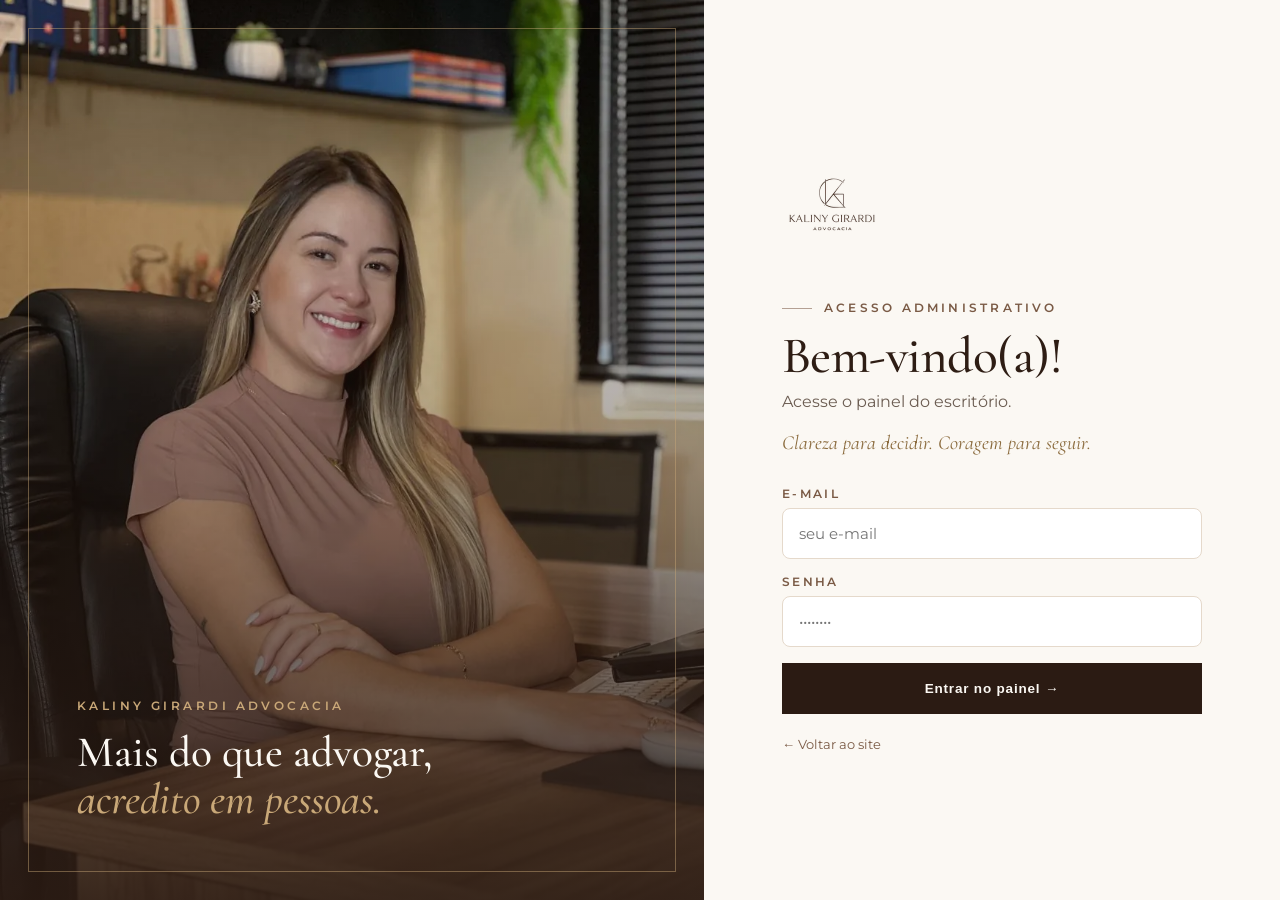
<file: gestao/index.html>
<!doctype html><html lang="pt-BR"><head><meta charset="utf-8"><meta name="viewport" content="width=device-width,initial-scale=1"><title>Gestão — Kaliny Girardi Advocacia</title><link rel="stylesheet" href="../css/style.css"><link rel="stylesheet" href="../css/panel.css"><meta name="robots" content="noindex,nofollow,noarchive">
<style>
.login-body{opacity:0;animation:pageIn .7s ease-out forwards;}
.login-card{animation:cardIn .9s cubic-bezier(.22,.8,.24,1) .12s both;}
.login-logo{animation:itemIn .65s ease-out .32s both;}
.login-card .eyebrow{animation:itemIn .6s ease-out .48s both;}
.login-card h1{animation:itemIn .65s ease-out .60s both;}
.login-card>p{animation:itemIn .65s ease-out .72s both;}
.login-motto{font-family:'Cormorant Garamond',Georgia,serif;font-size:18px;line-height:1.4;font-style:italic;font-weight:400;letter-spacing:0;color:#8A6B57;text-align:center;margin:18px 0 22px;animation:itemIn .7s ease-out .84s both;}
.login-card form{animation:itemIn .7s ease-out .98s both;}
.login-back{animation:itemIn .6s ease-out 1.22s both;}
.login-card input,.login-card button{transition:transform .22s ease,box-shadow .22s ease,border-color .22s ease,background-color .22s ease;}
.login-card input:focus{transform:translateY(-1px);}
.login-card button:hover{transform:translateY(-2px);}
@keyframes pageIn{from{opacity:0}to{opacity:1}}
@keyframes cardIn{from{opacity:0;transform:translateY(28px) scale(.975)}to{opacity:1;transform:translateY(0) scale(1)}}
@keyframes itemIn{from{opacity:0;transform:translateY(10px)}to{opacity:1;transform:translateY(0)}}
@media (prefers-reduced-motion:reduce){.login-body,.login-card,.login-logo,.login-card .eyebrow,.login-card h1,.login-card>p,.login-motto,.login-card form,.login-back{animation:none!important;opacity:1!important;transform:none!important}}
</style><link rel="icon" href="/favicon.ico" sizes="any"><link rel="icon" type="image/png" sizes="32x32" href="/assets/icons/favicon-32.png"><link rel="apple-touch-icon" href="/assets/icons/apple-touch-icon.png"><link rel="manifest" href="/site.webmanifest"><meta name="theme-color" content="#5a3b2b"></head><body class="login-body"><aside class="login-art" aria-hidden="true"><div><small>Kaliny Girardi Advocacia</small><blockquote>Mais do que advogar,<br><em>acredito em pessoas.</em></blockquote></div></aside><div class="login-card" role="main"><img class="login-logo" src="../assets/logo-240.webp" alt="Logo Kaliny Girardi"><span class="eyebrow">Acesso administrativo</span><h1>Bem-vindo(a)!</h1><p>Acesse o painel do escritório.</p><div class="login-motto">Clareza para decidir. Coragem para seguir.</div><form id="loginForm"><div class="field"><label>E-mail</label><input type="email" name="email" placeholder="seu e-mail" required></div><div class="field"><label>Senha</label><input type="password" name="password" placeholder="••••••••" required></div><button class="btn primary" type="submit">Entrar no painel →</button><div id="loginError" class="login-error"></div></form><a class="login-back" href="../index.html">← Voltar ao site</a></div><script src="../assets/appointment-config.js"></script><script>
const AUTH_KEY='kaliny_v19_session';
const SESSION_MS=30*60*1000;
const loginForm=document.getElementById('loginForm');
const loginButton=loginForm.querySelector('button[type=submit]');
const loginError=document.getElementById('loginError');
let backendWarm=false;
(async()=>{const s=JSON.parse(sessionStorage.getItem(AUTH_KEY)||'null');if(s&&s.token&&Date.now()-new Date(s.loginAt).getTime()<SESSION_MS){location.href='../dashboard.html';return;}
  const url=String(APPOINTMENTS_API_URL||'').trim();
  if(!url||url.includes('COLE_AQUI'))return;
  try{const r=await fetch(url+'?action=ping',{cache:'no-store'});backendWarm=r.ok;}catch(e){}
})();
const DEVICE_KEY='kaliny_trusted_device';
const LOGIN_ERRORS={invalid_credentials:'E-mail ou senha inválidos.',too_many_attempts:'Muitas tentativas erradas. Por segurança, aguarde 15 minutos e tente novamente.',not_configured:'A senha do painel ainda não foi definida no Apps Script.',too_many_codes:'Muitos códigos enviados. Aguarde 15 minutos e tente novamente.',invalid_code:'Código incorreto. Confira o e-mail e tente de novo.',code_expired:'O código expirou. Clique em "Reenviar código".'};
function readDevice(){try{return localStorage.getItem(DEVICE_KEY)||''}catch(e){return ''}}
function saveDevice(t){try{if(t)localStorage.setItem(DEVICE_KEY,t)}catch(e){}}
// Etapa 2: código enviado por e-mail.
loginForm.insertAdjacentHTML('afterend',`<form id="codeForm" hidden style="animation:itemIn .3s ease-out both"><p id="codeInfo" style="margin:0 0 12px">Enviamos um código de 6 dígitos para o e-mail do escritório.</p><div class="field"><label>Código</label><input name="code" inputmode="numeric" autocomplete="one-time-code" maxlength="7" placeholder="000000" required style="letter-spacing:4px;font-size:20px;text-align:center"></div><label style="display:flex;gap:8px;align-items:center;margin:4px 0 14px;font-size:14px;text-transform:none;letter-spacing:0"><input type="checkbox" name="remember" checked style="width:auto"> Lembrar este aparelho por 30 dias</label><button class="btn primary" type="submit">Confirmar código →</button><div class="login-error" id="codeError"></div><p style="margin:14px 0 0;font-size:14px"><a href="#" id="resendCode">Reenviar código</a> · <a href="#" id="backToLogin">Voltar</a></p></form>`);
const codeForm=document.getElementById('codeForm'),codeError=document.getElementById('codeError'),codeButton=codeForm.querySelector('button[type=submit]');
let pending=null; // {email,password,challenge}
async function callServer(params){
  const url=String(APPOINTMENTS_API_URL||'').trim();if(!url||url.includes('COLE_AQUI'))throw new Error('not_configured_url');
  const controller=new AbortController(),timeout=setTimeout(()=>controller.abort(),20000);
  try{const r=await fetch(url,{method:'POST',headers:{'Content-Type':'application/x-www-form-urlencoded;charset=UTF-8'},body:new URLSearchParams(params),signal:controller.signal,cache:'no-store'});return await r.json()}
  finally{clearTimeout(timeout)}
}
function netError(err){return err&&err.message==='not_configured_url'?'Servidor de autenticação não configurado.':err&&err.name==='AbortError'?'O servidor demorou para responder. Tente novamente.':'Não foi possível conectar ao servidor de autenticação.'}
// Quando outra pessoa entra neste aparelho, os dados guardados aqui da pessoa anterior são apagados (eles continuam na planilha).
const OWNER_KEY='kaliny_data_owner',PER_USER_KEYS=['kaliny_v6_data','kaliny_sync_meta_v1','kaliny_office_profile_v1','kaliny_recent_clients','kaliny_last_sync','kaliny_online_seen_ids','kaliny_online_seen_initialized','kaliny_documents_v1','kaliny_docs_dirty_v1','kaliny_team_v1'];
function switchOwner(email){try{const prev=localStorage.getItem(OWNER_KEY);if(prev&&prev!==email)PER_USER_KEYS.forEach(k=>localStorage.removeItem(k));localStorage.setItem(OWNER_KEY,email)}catch(e){}}
function enter(j){
  if(j.deviceToken)saveDevice(j.deviceToken);
  switchOwner(String(j.user.email||'').toLowerCase());
  sessionStorage.setItem(AUTH_KEY,JSON.stringify({id:j.user.role==='colaboradora'?'usr_'+String(j.user.email).replace(/\W/g,'_'):'usr_kaliny',name:j.user.name,email:j.user.email,role:j.user.role,loginAt:new Date().toISOString(),expiresAt:j.expiresAt,token:j.token,mode:'server'}));
  location.href='../dashboard.html';
}
function showCodeStep(j){
  pending.challenge=j.challenge;
  document.getElementById('codeInfo').textContent='Enviamos um código de 6 dígitos para '+(j.sentTo||'o e-mail do escritório')+'. Ele vale por 10 minutos.';
  loginForm.hidden=true;codeForm.hidden=false;codeError.textContent='';codeForm.code.value='';codeForm.code.focus();
}
async function sendLogin(email,password){
  const j=await callServer({action:'login',email,password,device:readDevice()});
  if(j.ok)return enter(j);
  if(j.error==='code_required'){pending={email,password};return showCodeStep(j)}
  return j;
}
loginForm.onsubmit=async e=>{
 e.preventDefault();const f=new FormData(e.target),email=String(f.get('email')||'').trim(),password=String(f.get('password')||'');loginError.textContent='';
 loginButton.disabled=true;loginButton.textContent='Entrando…';
 try{const j=await sendLogin(email,password);if(j&&!j.ok)loginError.textContent=LOGIN_ERRORS[j.error]||'Não foi possível autenticar agora.';}
 catch(err){console.error(err);loginError.textContent=netError(err);}
 finally{loginButton.disabled=false;loginButton.textContent='Entrar no painel →';}
};
codeForm.onsubmit=async e=>{
 e.preventDefault();codeError.textContent='';if(!pending)return;
 codeButton.disabled=true;codeButton.textContent='Confirmando…';
 try{const j=await callServer({action:'loginCode',challenge:pending.challenge,code:codeForm.code.value,remember:codeForm.remember.checked?'1':'0'});
   if(j.ok)return enter(j);
   codeError.textContent=LOGIN_ERRORS[j.error]||'Não foi possível confirmar agora.';}
 catch(err){console.error(err);codeError.textContent=netError(err);}
 finally{codeButton.disabled=false;codeButton.textContent='Confirmar código →';}
};
document.getElementById('resendCode').onclick=async e=>{
 e.preventDefault();if(!pending)return;codeError.textContent='Reenviando…';
 try{const j=await sendLogin(pending.email,pending.password);if(j&&!j.ok)codeError.textContent=LOGIN_ERRORS[j.error]||'Não foi possível reenviar agora.';else if(j===undefined&&!codeForm.hidden)codeError.textContent='Novo código enviado.';}
 catch(err){codeError.textContent=netError(err);}
};
document.getElementById('backToLogin').onclick=e=>{e.preventDefault();pending=null;codeForm.hidden=true;loginForm.hidden=false;};
// Convite da equipe: a pessoa cria a própria senha (link enviado por e-mail).
(function(){
  const q=new URLSearchParams(location.search),invite=q.get('convite'),email=(q.get('email')||'').trim().toLowerCase();if(!invite||!email)return;
  loginForm.hidden=true;
  loginForm.insertAdjacentHTML('beforebegin',`<form id="inviteForm" style="animation:itemIn .3s ease-out both"><p style="margin:0 0 12px">Bem-vinda! Crie sua senha para acessar o painel com <b>${email.replace(/[<>&"]/g,'')}</b>.</p><div class="field"><label>Nova senha (mínimo 10 caracteres)</label><input name="pw" type="password" autocomplete="new-password" minlength="10" required></div><div class="field"><label>Repita a senha</label><input name="pw2" type="password" autocomplete="new-password" minlength="10" required></div><button class="btn primary" type="submit" style="width:100%">Criar senha →</button><p id="inviteMsg" class="login-error" aria-live="polite"></p></form>`);
  const f=document.getElementById('inviteForm'),msg=document.getElementById('inviteMsg'),btn=f.querySelector('button');
  f.onsubmit=async e=>{e.preventDefault();msg.textContent='';
    if(f.pw.value.length<10){msg.textContent='Use pelo menos 10 caracteres.';return}
    if(f.pw.value!==f.pw2.value){msg.textContent='As duas senhas não são iguais.';return}
    btn.disabled=true;btn.textContent='Salvando…';
    try{const j=await callServer({action:'teamSetPassword',email,invite,password:f.pw.value});
      if(j.ok){f.remove();history.replaceState(null,'',location.pathname);loginForm.hidden=false;loginForm.email.value=email;loginForm.password.value='';loginError.style.color='#557a62';loginError.textContent='Senha criada! Agora entre com o seu e-mail e a senha nova.';loginForm.password.focus();return}
      msg.textContent=j.error==='invalid_invite'?'Este convite expirou ou já foi usado. Peça um novo convite ao escritório.':j.error==='too_many_attempts'?'Muitas tentativas. Aguarde 15 minutos.':j.error==='weak_password'?'Use pelo menos 10 caracteres.':'Não foi possível salvar agora.';}
    catch(err){msg.textContent=netError(err)}
    finally{btn.disabled=false;btn.textContent='Criar senha →'}};
})();
</script></body></html>
</file>
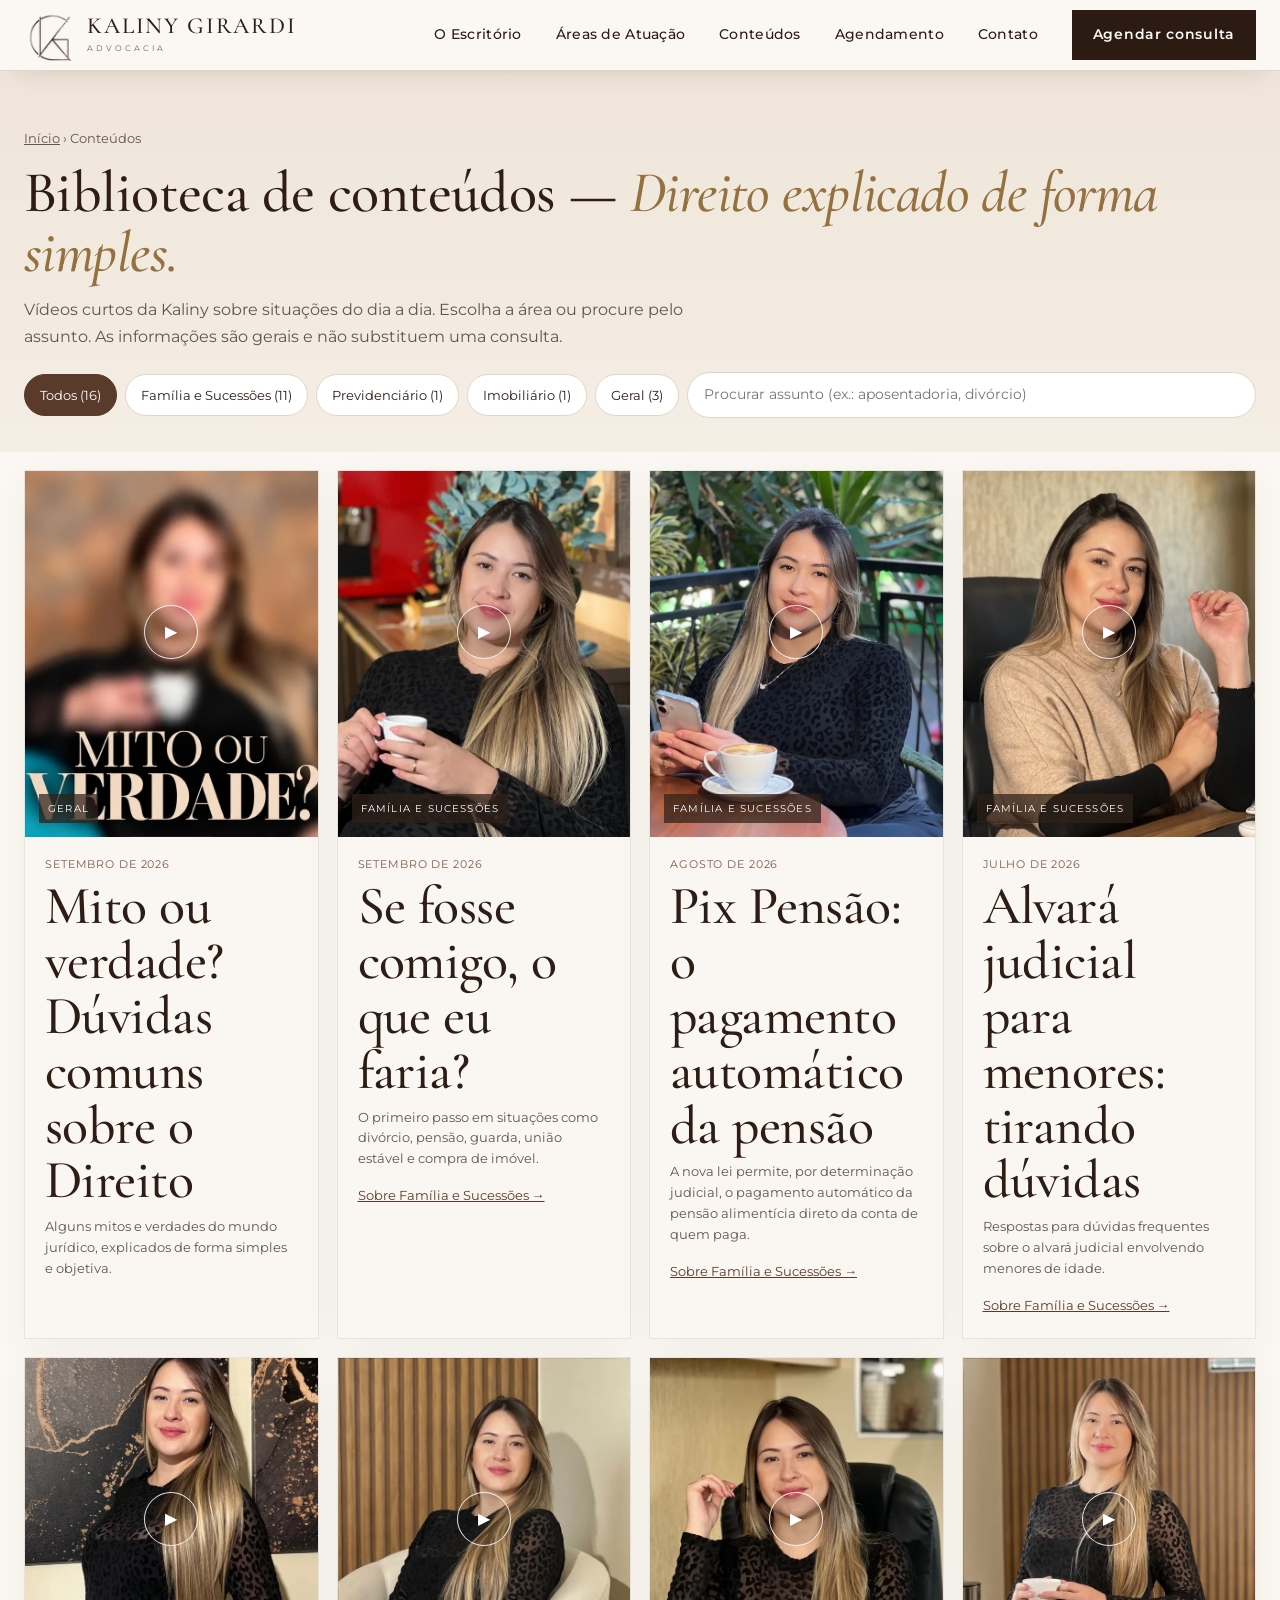
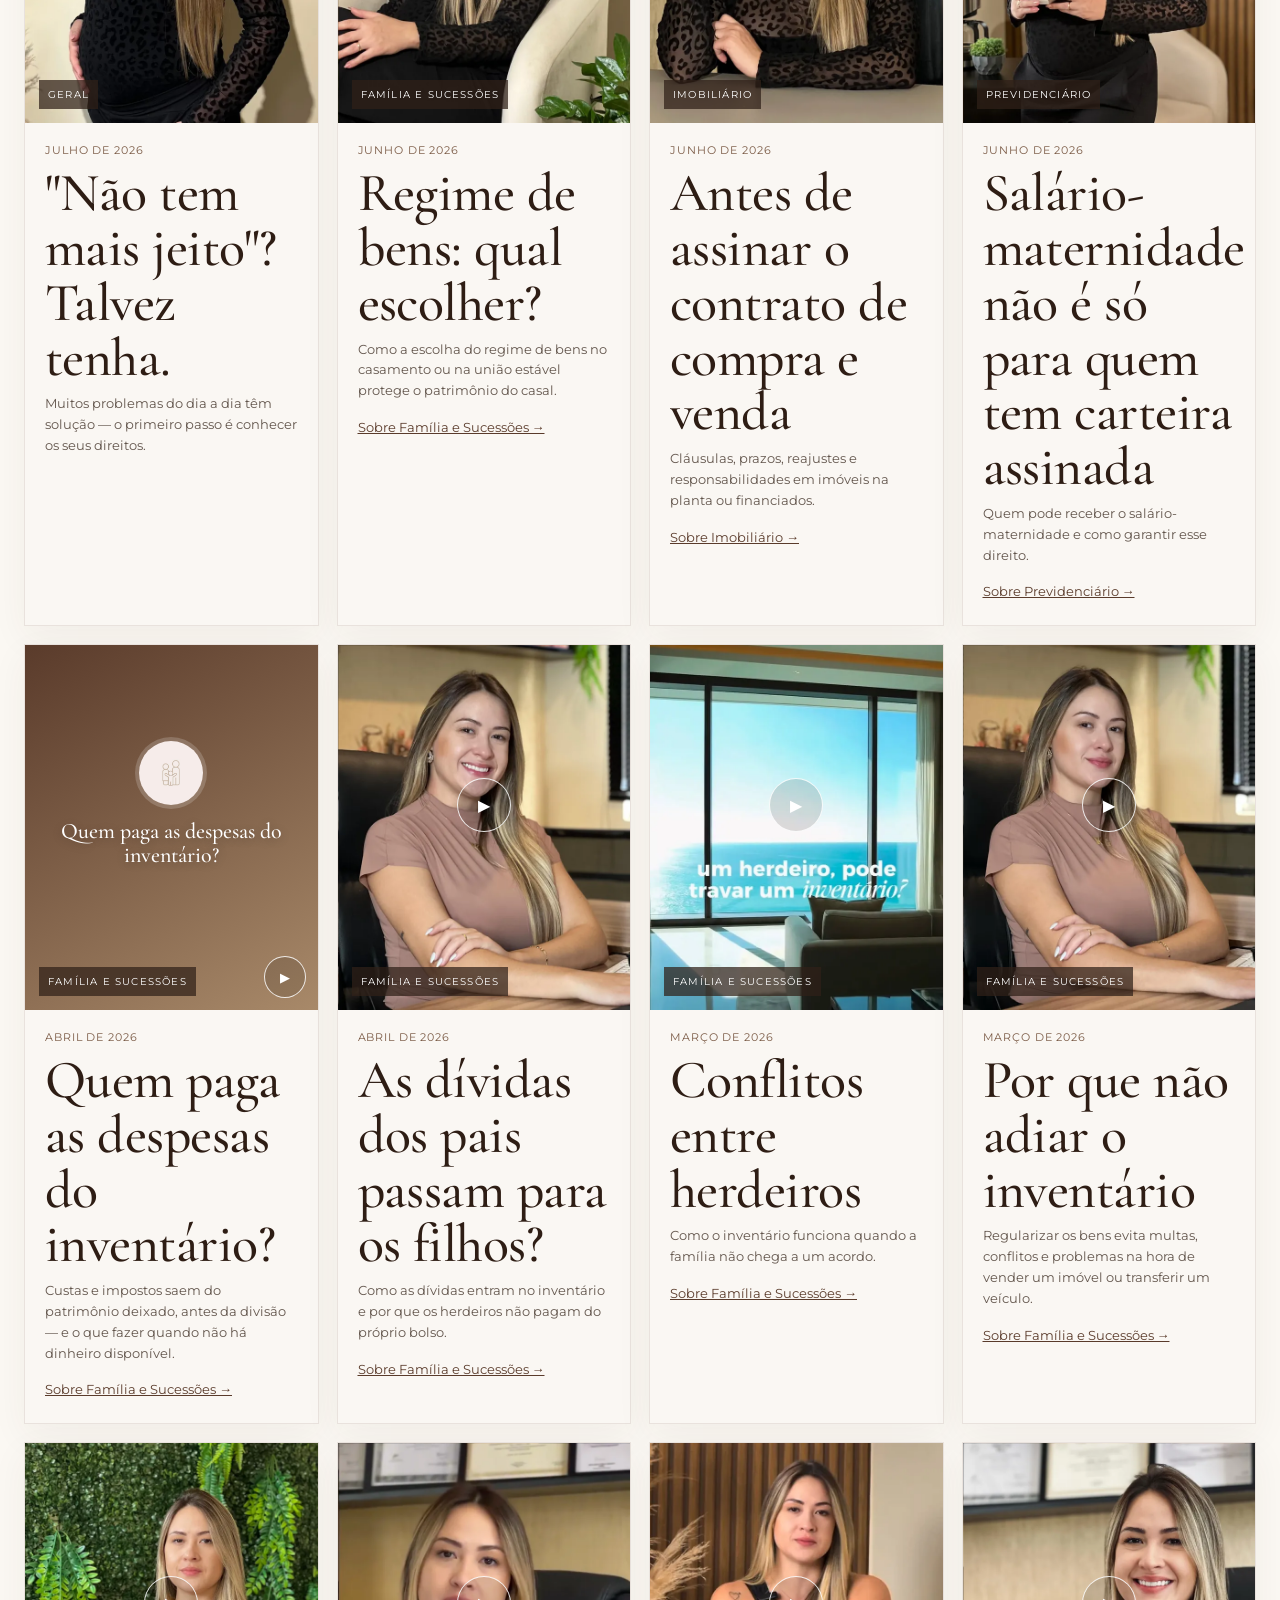
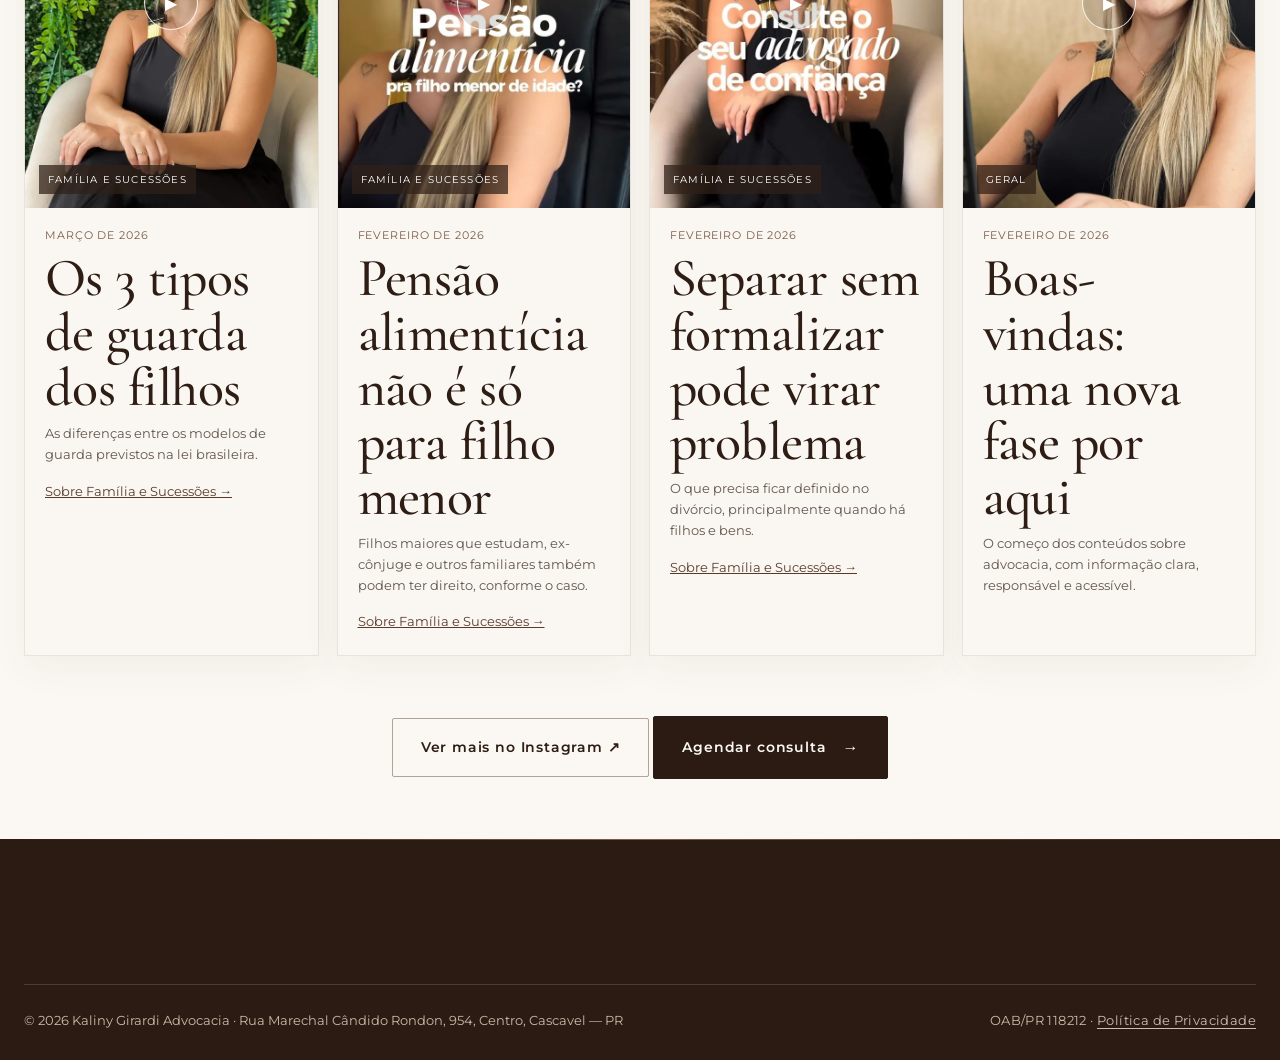
<file: conteudos.html>
<!doctype html>
<html lang="pt-BR">
<head>
<meta charset="utf-8"><meta name="viewport" content="width=device-width,initial-scale=1">
<title>Biblioteca de conteúdos | Kaliny Girardi Advocacia</title>
<meta name="description" content="Vídeos curtos da advogada Kaliny Girardi, de Cascavel – PR, explicando de forma simples temas de Família, Previdenciário, Consumidor, Cível e Imobiliário.">
<link rel="canonical" href="https://kalinygirardiadvocacia.com.br/conteudos.html">
<meta property="og:type" content="website"><meta property="og:locale" content="pt_BR"><meta property="og:site_name" content="Kaliny Girardi Advocacia">
<meta property="og:title" content="Biblioteca de conteúdos — Kaliny Girardi Advocacia"><meta property="og:description" content="Direito explicado de forma simples e próxima, em vídeos curtos."><meta property="og:url" content="https://kalinygirardiadvocacia.com.br/conteudos.html"><meta property="og:image" content="https://kalinygirardiadvocacia.com.br/assets/og-image.jpg"><meta property="og:image:secure_url" content="https://kalinygirardiadvocacia.com.br/assets/og-image.jpg"><meta property="og:image:type" content="image/jpeg"><meta property="og:image:width" content="1200"><meta property="og:image:height" content="630"><meta property="og:image:alt" content="Kaliny Girardi Advocacia — Cascavel, PR"><meta name="twitter:card" content="summary_large_image"><meta name="twitter:title" content="Biblioteca de conteúdos — Kaliny Girardi Advocacia"><meta name="twitter:description" content="Direito explicado de forma simples e próxima, em vídeos curtos."><meta name="twitter:image" content="https://kalinygirardiadvocacia.com.br/assets/og-image.jpg">
<link rel="preload" as="image" id="klLcp" href="assets/conteudos/DduRP6RBb90.webp" fetchpriority="high"><link rel="stylesheet" href="css/style.css"><link rel="stylesheet" href="css/premium.css"><link rel="icon" href="/favicon.ico" sizes="any"><link rel="icon" type="image/png" sizes="32x32" href="/assets/icons/favicon-32.png"><link rel="apple-touch-icon" href="/assets/icons/apple-touch-icon.png"><link rel="manifest" href="/site.webmanifest"><meta name="theme-color" content="#5a3b2b"><link rel="preload" href="assets/fonts/montserrat-latin-400-normal.woff2" as="font" type="font/woff2" crossorigin><link rel="preload" href="assets/fonts/cormorant-garamond-latin-500-normal.woff2" as="font" type="font/woff2" crossorigin>
<style>
.kl-hero{padding:56px 0 26px;background:linear-gradient(180deg,#efe5da,var(--cream))}.kl-hero h1{font-family:'Cormorant Garamond',Georgia,serif;font-weight:500;font-size:clamp(36px,5vw,58px);line-height:1.04;color:var(--brown-dark);margin:0 0 12px}
.kl-hero h1 em{color:#8c6b55}.kl-hero p{max-width:680px;font-size:16px;line-height:1.7;margin:0}
.kl-bar{display:flex;flex-wrap:wrap;gap:8px;align-items:center;margin:22px 0 8px}.kl-chip{border:1px solid var(--line);background:#fff;border-radius:999px;padding:9px 15px;font:inherit;font-size:13px;cursor:pointer;color:var(--ink)}
.kl-chip.on{background:var(--brown);border-color:var(--brown);color:#fff}.kl-search{flex:1;min-width:220px;border:1px solid var(--line);border-radius:999px;padding:10px 16px;font:inherit;font-size:14px;background:#fff}
.kl-grid{display:grid;grid-template-columns:repeat(auto-fill,minmax(250px,1fr));gap:18px;padding:18px 0 60px}
.kl-card{background:#faf7f3;border:1px solid rgba(105,78,59,.12);box-shadow:0 12px 35px rgba(72,47,32,.055);display:flex;flex-direction:column}
.kl-thumb{position:relative;aspect-ratio:4/5;border:0;padding:0;cursor:pointer;overflow:hidden;background:#5a3b2b;color:#fff;font:inherit}
.kl-thumb .kl-play{position:absolute;left:50%;top:44%;transform:translate(-50%,-50%);z-index:2;width:54px;height:54px;border-radius:50%;border:1.5px solid rgba(255,255,255,.85);display:flex;align-items:center;justify-content:center;font-size:16px;background:rgba(0,0,0,.12)}
.kl-thumb .kl-tag{position:absolute;left:14px;bottom:14px;z-index:2;background:rgba(48,32,24,.72);padding:6px 9px;font-size:10px;letter-spacing:.12em;text-transform:uppercase}
.kl-thumb .kc-art{padding-bottom:70px}.kl-thumb .kc-art b{font-size:22px}
.kl-body{padding:18px 20px 20px}.kl-body h2{font:500 24px/1.1 'Cormorant Garamond',Georgia,serif;color:var(--brown-dark);margin:0 0 8px}.kl-body p{margin:0 0 12px;font-size:13px;line-height:1.6;color:var(--muted)}
.kl-date{font-size:11px;letter-spacing:.08em;text-transform:uppercase;color:#7b5b46;margin-bottom:6px}.kl-body a{font-size:13px;text-decoration:underline;color:var(--brown)}.kl-empty{grid-column:1/-1;text-align:center;color:var(--muted);padding:40px 0}
.kl-ov{position:fixed;inset:0;background:rgba(36,25,19,.8);display:none;align-items:center;justify-content:center;z-index:10000;padding:16px}.kl-ov.show{display:flex}
.kl-modal{background:#fbf7f2;position:relative;padding:12px;display:flex;flex-direction:column;align-items:center}.kl-modal iframe{display:block;width:360px;height:694px;max-width:100%;border:0;background:#fff;border-radius:6px}
.kl-close{position:absolute;right:-14px;top:-14px;box-shadow:0 4px 12px rgba(0,0,0,.25);width:38px;height:38px;border:0;border-radius:50%;background:#efe4d8;font-size:22px;cursor:pointer;z-index:2}.kl-modal h3{font:500 20px 'Cormorant Garamond',Georgia,serif;margin:2px 4px 8px;color:var(--brown-dark);max-width:100%;align-self:flex-start}@media(max-width:640px){.kl-close{right:-4px;top:-16px}.kl-modal{margin-top:14px}.kl-modal h3{margin-right:30px}}
.kl-modal .kl-ext{display:block;text-align:center;margin-top:10px;font-size:13px;text-decoration:underline}
.kc-cover{position:absolute;inset:0;z-index:0;background-size:cover;background-position:center 22%}
.kc-art{display:flex;flex-direction:column;align-items:center;justify-content:center;gap:14px;padding:24px 22px 54px;text-align:center}
.kc-art img{width:64px;height:64px;border-radius:50%;object-fit:cover;box-shadow:0 0 0 4px rgba(255,255,255,.18)}
.kc-art b{font:500 24px/1.12 'Cormorant Garamond',Georgia,serif;color:#fff;max-width:320px;text-shadow:0 2px 10px rgba(0,0,0,.25)}
.video-thumb .play-button,.video-thumb .video-label,.video-thumb .video-hint{z-index:2}
.video-thumb .kc-art{padding-bottom:66px;gap:10px}.video-thumb .kc-art img{width:54px;height:54px}.video-thumb .kc-art b{font-size:18px}.video-card:first-child .video-thumb .kc-art b{font-size:30px}
.kc-more{display:flex;justify-content:center;margin-top:26px}
.video-thumb:has(.kc-art) .play-button{display:none}
.kl-thumb:has(.kc-art) .kl-play{top:auto;left:auto;bottom:12px;right:12px;transform:none;width:42px;height:42px;font-size:13px}
.kc-art b::after{content:attr(data-t)}</style>
<script type="application/ld+json" id="klVideos">{"@context": "https://schema.org", "@type": "ItemList", "name": "Biblioteca de conteúdos — Kaliny Girardi Advocacia", "itemListElement": [{"@type": "ListItem", "position": 1, "item": {"@type": "VideoObject", "name": "Mito ou verdade? Dúvidas comuns sobre o Direito", "description": "Alguns mitos e verdades do mundo jurídico, explicados de forma simples e objetiva.", "thumbnailUrl": ["https://kalinygirardiadvocacia.com.br/assets/conteudos/DduRP6RBb90.webp"], "uploadDate": "2026-09-25T12:00:00-03:00", "embedUrl": "https://www.instagram.com/p/DduRP6RBb90/embed/", "url": "https://www.instagram.com/p/DduRP6RBb90/", "publisher": {"@type": "LegalService", "name": "Kaliny Girardi Advocacia", "url": "https://kalinygirardiadvocacia.com.br/"}, "inLanguage": "pt-BR"}}, {"@type": "ListItem", "position": 2, "item": {"@type": "VideoObject", "name": "Se fosse comigo, o que eu faria?", "description": "O primeiro passo em situações como divórcio, pensão, guarda, união estável e compra de imóvel.", "thumbnailUrl": ["https://kalinygirardiadvocacia.com.br/assets/conteudos/DczVs4wRCd1.webp"], "uploadDate": "2026-09-02T12:00:00-03:00", "embedUrl": "https://www.instagram.com/p/DczVs4wRCd1/embed/", "url": "https://www.instagram.com/p/DczVs4wRCd1/", "publisher": {"@type": "LegalService", "name": "Kaliny Girardi Advocacia", "url": "https://kalinygirardiadvocacia.com.br/"}, "inLanguage": "pt-BR"}}, {"@type": "ListItem", "position": 3, "item": {"@type": "VideoObject", "name": "Pix Pensão: o pagamento automático da pensão", "description": "A nova lei permite, por determinação judicial, o pagamento automático da pensão alimentícia direto da conta de quem paga.", "thumbnailUrl": ["https://kalinygirardiadvocacia.com.br/assets/conteudos/Db_78jXRFzT.webp"], "uploadDate": "2026-08-13T12:00:00-03:00", "embedUrl": "https://www.instagram.com/p/Db_78jXRFzT/embed/", "url": "https://www.instagram.com/p/Db_78jXRFzT/", "publisher": {"@type": "LegalService", "name": "Kaliny Girardi Advocacia", "url": "https://kalinygirardiadvocacia.com.br/"}, "inLanguage": "pt-BR"}}, {"@type": "ListItem", "position": 4, "item": {"@type": "VideoObject", "name": "Alvará judicial para menores: tirando dúvidas", "description": "Respostas para dúvidas frequentes sobre o alvará judicial envolvendo menores de idade.", "thumbnailUrl": ["https://kalinygirardiadvocacia.com.br/assets/conteudos/Daly9WZR1Tw.webp"], "uploadDate": "2026-07-09T12:00:00-03:00", "embedUrl": "https://www.instagram.com/p/Daly9WZR1Tw/embed/", "url": "https://www.instagram.com/p/Daly9WZR1Tw/", "publisher": {"@type": "LegalService", "name": "Kaliny Girardi Advocacia", "url": "https://kalinygirardiadvocacia.com.br/"}, "inLanguage": "pt-BR"}}, {"@type": "ListItem", "position": 5, "item": {"@type": "VideoObject", "name": "\"Não tem mais jeito\"? Talvez tenha.", "description": "Muitos problemas do dia a dia têm solução — o primeiro passo é conhecer os seus direitos.", "thumbnailUrl": ["https://kalinygirardiadvocacia.com.br/assets/conteudos/DaTeb97OjFO.webp"], "uploadDate": "2026-07-02T12:00:00-03:00", "embedUrl": "https://www.instagram.com/p/DaTeb97OjFO/embed/", "url": "https://www.instagram.com/p/DaTeb97OjFO/", "publisher": {"@type": "LegalService", "name": "Kaliny Girardi Advocacia", "url": "https://kalinygirardiadvocacia.com.br/"}, "inLanguage": "pt-BR"}}, {"@type": "ListItem", "position": 6, "item": {"@type": "VideoObject", "name": "Regime de bens: qual escolher?", "description": "Como a escolha do regime de bens no casamento ou na união estável protege o patrimônio do casal.", "thumbnailUrl": ["https://kalinygirardiadvocacia.com.br/assets/conteudos/DZn6_6gRm_e.webp"], "uploadDate": "2026-06-15T12:00:00-03:00", "embedUrl": "https://www.instagram.com/p/DZn6_6gRm_e/embed/", "url": "https://www.instagram.com/p/DZn6_6gRm_e/", "publisher": {"@type": "LegalService", "name": "Kaliny Girardi Advocacia", "url": "https://kalinygirardiadvocacia.com.br/"}, "inLanguage": "pt-BR"}}, {"@type": "ListItem", "position": 7, "item": {"@type": "VideoObject", "name": "Antes de assinar o contrato de compra e venda", "description": "Cláusulas, prazos, reajustes e responsabilidades em imóveis na planta ou financiados.", "thumbnailUrl": ["https://kalinygirardiadvocacia.com.br/assets/conteudos/DZWBHDyxbDx.webp"], "uploadDate": "2026-06-08T12:00:00-03:00", "embedUrl": "https://www.instagram.com/p/DZWBHDyxbDx/embed/", "url": "https://www.instagram.com/p/DZWBHDyxbDx/", "publisher": {"@type": "LegalService", "name": "Kaliny Girardi Advocacia", "url": "https://kalinygirardiadvocacia.com.br/"}, "inLanguage": "pt-BR"}}, {"@type": "ListItem", "position": 8, "item": {"@type": "VideoObject", "name": "Salário-maternidade não é só para quem tem carteira assinada", "description": "Quem pode receber o salário-maternidade e como garantir esse direito.", "thumbnailUrl": ["https://kalinygirardiadvocacia.com.br/assets/conteudos/DZD_Evbx-IL.webp"], "uploadDate": "2026-06-01T12:00:00-03:00", "embedUrl": "https://www.instagram.com/p/DZD_Evbx-IL/embed/", "url": "https://www.instagram.com/p/DZD_Evbx-IL/", "publisher": {"@type": "LegalService", "name": "Kaliny Girardi Advocacia", "url": "https://kalinygirardiadvocacia.com.br/"}, "inLanguage": "pt-BR"}}, {"@type": "ListItem", "position": 9, "item": {"@type": "VideoObject", "name": "Quem paga as despesas do inventário?", "description": "Custas e impostos saem do patrimônio deixado, antes da divisão — e o que fazer quando não há dinheiro disponível.", "thumbnailUrl": ["https://kalinygirardiadvocacia.com.br/assets/og-image.jpg"], "uploadDate": "2026-04-20T12:00:00-03:00", "embedUrl": "https://www.instagram.com/p/DXXwLDmhi_U/embed/", "url": "https://www.instagram.com/p/DXXwLDmhi_U/", "publisher": {"@type": "LegalService", "name": "Kaliny Girardi Advocacia", "url": "https://kalinygirardiadvocacia.com.br/"}, "inLanguage": "pt-BR"}}, {"@type": "ListItem", "position": 10, "item": {"@type": "VideoObject", "name": "As dívidas dos pais passam para os filhos?", "description": "Como as dívidas entram no inventário e por que os herdeiros não pagam do próprio bolso.", "thumbnailUrl": ["https://kalinygirardiadvocacia.com.br/assets/conteudos/DW2Od7zBJnQ.webp"], "uploadDate": "2026-04-07T12:00:00-03:00", "embedUrl": "https://www.instagram.com/p/DW2Od7zBJnQ/embed/", "url": "https://www.instagram.com/p/DW2Od7zBJnQ/", "publisher": {"@type": "LegalService", "name": "Kaliny Girardi Advocacia", "url": "https://kalinygirardiadvocacia.com.br/"}, "inLanguage": "pt-BR"}}, {"@type": "ListItem", "position": 11, "item": {"@type": "VideoObject", "name": "Conflitos entre herdeiros", "description": "Como o inventário funciona quando a família não chega a um acordo.", "thumbnailUrl": ["https://kalinygirardiadvocacia.com.br/assets/conteudos/DWSHKzQEbgw.webp"], "uploadDate": "2026-03-24T12:00:00-03:00", "embedUrl": "https://www.instagram.com/p/DWSHKzQEbgw/embed/", "url": "https://www.instagram.com/p/DWSHKzQEbgw/", "publisher": {"@type": "LegalService", "name": "Kaliny Girardi Advocacia", "url": "https://kalinygirardiadvocacia.com.br/"}, "inLanguage": "pt-BR"}}, {"@type": "ListItem", "position": 12, "item": {"@type": "VideoObject", "name": "Por que não adiar o inventário", "description": "Regularizar os bens evita multas, conflitos e problemas na hora de vender um imóvel ou transferir um veículo.", "thumbnailUrl": ["https://kalinygirardiadvocacia.com.br/assets/conteudos/DV9js9TkVfL.webp"], "uploadDate": "2026-03-16T12:00:00-03:00", "embedUrl": "https://www.instagram.com/p/DV9js9TkVfL/embed/", "url": "https://www.instagram.com/p/DV9js9TkVfL/", "publisher": {"@type": "LegalService", "name": "Kaliny Girardi Advocacia", "url": "https://kalinygirardiadvocacia.com.br/"}, "inLanguage": "pt-BR"}}, {"@type": "ListItem", "position": 13, "item": {"@type": "VideoObject", "name": "Os 3 tipos de guarda dos filhos", "description": "As diferenças entre os modelos de guarda previstos na lei brasileira.", "thumbnailUrl": ["https://kalinygirardiadvocacia.com.br/assets/conteudos/DVhF8KLpF9_.webp"], "uploadDate": "2026-03-05T12:00:00-03:00", "embedUrl": "https://www.instagram.com/p/DVhF8KLpF9_/embed/", "url": "https://www.instagram.com/p/DVhF8KLpF9_/", "publisher": {"@type": "LegalService", "name": "Kaliny Girardi Advocacia", "url": "https://kalinygirardiadvocacia.com.br/"}, "inLanguage": "pt-BR"}}, {"@type": "ListItem", "position": 14, "item": {"@type": "VideoObject", "name": "Pensão alimentícia não é só para filho menor", "description": "Filhos maiores que estudam, ex-cônjuge e outros familiares também podem ter direito, conforme o caso.", "thumbnailUrl": ["https://kalinygirardiadvocacia.com.br/assets/conteudos/DVJ3mr7EX_k.webp"], "uploadDate": "2026-02-24T12:00:00-03:00", "embedUrl": "https://www.instagram.com/p/DVJ3mr7EX_k/embed/", "url": "https://www.instagram.com/p/DVJ3mr7EX_k/", "publisher": {"@type": "LegalService", "name": "Kaliny Girardi Advocacia", "url": "https://kalinygirardiadvocacia.com.br/"}, "inLanguage": "pt-BR"}}, {"@type": "ListItem", "position": 15, "item": {"@type": "VideoObject", "name": "Separar sem formalizar pode virar problema", "description": "O que precisa ficar definido no divórcio, principalmente quando há filhos e bens.", "thumbnailUrl": ["https://kalinygirardiadvocacia.com.br/assets/conteudos/DUyycIUEZhC.webp"], "uploadDate": "2026-02-15T12:00:00-03:00", "embedUrl": "https://www.instagram.com/p/DUyycIUEZhC/embed/", "url": "https://www.instagram.com/p/DUyycIUEZhC/", "publisher": {"@type": "LegalService", "name": "Kaliny Girardi Advocacia", "url": "https://kalinygirardiadvocacia.com.br/"}, "inLanguage": "pt-BR"}}, {"@type": "ListItem", "position": 16, "item": {"@type": "VideoObject", "name": "Boas-vindas: uma nova fase por aqui", "description": "O começo dos conteúdos sobre advocacia, com informação clara, responsável e acessível.", "thumbnailUrl": ["https://kalinygirardiadvocacia.com.br/assets/conteudos/DUg70IykcpZ.webp"], "uploadDate": "2026-02-08T12:00:00-03:00", "embedUrl": "https://www.instagram.com/p/DUg70IykcpZ/embed/", "url": "https://www.instagram.com/p/DUg70IykcpZ/", "publisher": {"@type": "LegalService", "name": "Kaliny Girardi Advocacia", "url": "https://kalinygirardiadvocacia.com.br/"}, "inLanguage": "pt-BR"}}]}</script>
<script src="assets/conteudos.js"></script><script src="assets/video-fit.js"></script>
</head>
<body class="ap-page">
<header class="site-header scrolled"><div class="container nav">
<a class="brand" href="index.html"><img src="assets/logo-mark-112.webp" width="112" height="112" alt="Logo Kaliny Girardi" width="500" height="500"><span class="brand-name"><strong>KALINY GIRARDI</strong><small>ADVOCACIA</small></span></a>
<nav class="navlinks" id="siteNav"><a href="index.html#escritorio">O Escritório</a><a href="index.html#atuacao">Áreas de Atuação</a><a href="index.html#conteudos">Conteúdos</a><a href="index.html?agendar=#agendamento">Agendamento</a><a href="index.html#contato">Contato</a><a class="nav-cta" href="index.html?agendar=#agendamento">Agendar consulta</a></nav><button class="menu" type="button" aria-label="Abrir menu" aria-expanded="false" aria-controls="siteNav">☰</button>
</div></header>
<main>
<section class="kl-hero"><div class="container"><div class="ap-crumb" style="font-size:13px;color:var(--muted);margin-bottom:14px"><a href="index.html" style="text-decoration:underline">Início</a> › Conteúdos</div>
<h1>Biblioteca de conteúdos — <em>Direito explicado de forma simples.</em></h1>
<p>Vídeos curtos da Kaliny sobre situações do dia a dia. Escolha a área ou procure pelo assunto. As informações são gerais e não substituem uma consulta.</p>
<div class="kl-bar" id="klBar"></div></div></section>
<section><div class="container"><div class="kl-grid" id="klGrid"><article class="kl-card"><button class="kl-thumb" type="button" data-id="DduRP6RBb90" aria-label="Geral — assistir: Mito ou verdade? Dúvidas comuns sobre o Direito"><span class="kc-cover" style="background-image:url('assets/conteudos/DduRP6RBb90.webp');background-position:center 92%"></span><span class="kl-play">▶</span><span class="kl-tag">Geral</span></button><div class="kl-body"><div class="kl-date">setembro de 2026</div><h2>Mito ou verdade? Dúvidas comuns sobre o Direito</h2><p>Alguns mitos e verdades do mundo jurídico, explicados de forma simples e objetiva.</p></div></article><article class="kl-card"><button class="kl-thumb" type="button" data-id="DczVs4wRCd1" aria-label="Família e Sucessões — assistir: Se fosse comigo, o que eu faria?"><span class="kc-cover" style="background-image:url('assets/conteudos/DczVs4wRCd1.webp')"></span><span class="kl-play">▶</span><span class="kl-tag">Família e Sucessões</span></button><div class="kl-body"><div class="kl-date">setembro de 2026</div><h2>Se fosse comigo, o que eu faria?</h2><p>O primeiro passo em situações como divórcio, pensão, guarda, união estável e compra de imóvel.</p><a href="areas/familia-e-sucessoes.html">Sobre Família e Sucessões →</a></div></article><article class="kl-card"><button class="kl-thumb" type="button" data-id="Db_78jXRFzT" aria-label="Família e Sucessões — assistir: Pix Pensão: o pagamento automático da pensão"><span class="kc-cover" style="background-image:url('assets/conteudos/Db_78jXRFzT.webp')"></span><span class="kl-play">▶</span><span class="kl-tag">Família e Sucessões</span></button><div class="kl-body"><div class="kl-date">agosto de 2026</div><h2>Pix Pensão: o pagamento automático da pensão</h2><p>A nova lei permite, por determinação judicial, o pagamento automático da pensão alimentícia direto da conta de quem paga.</p><a href="areas/familia-e-sucessoes.html">Sobre Família e Sucessões →</a></div></article><article class="kl-card"><button class="kl-thumb" type="button" data-id="Daly9WZR1Tw" aria-label="Família e Sucessões — assistir: Alvará judicial para menores: tirando dúvidas"><span class="kc-cover" style="background-image:url('assets/conteudos/Daly9WZR1Tw.webp')"></span><span class="kl-play">▶</span><span class="kl-tag">Família e Sucessões</span></button><div class="kl-body"><div class="kl-date">julho de 2026</div><h2>Alvará judicial para menores: tirando dúvidas</h2><p>Respostas para dúvidas frequentes sobre o alvará judicial envolvendo menores de idade.</p><a href="areas/familia-e-sucessoes.html">Sobre Família e Sucessões →</a></div></article><article class="kl-card"><button class="kl-thumb" type="button" data-id="DaTeb97OjFO" aria-label="Geral — assistir: &quot;Não tem mais jeito&quot;? Talvez tenha."><span class="kc-cover" style="background-image:url('assets/conteudos/DaTeb97OjFO.webp')"></span><span class="kl-play">▶</span><span class="kl-tag">Geral</span></button><div class="kl-body"><div class="kl-date">julho de 2026</div><h2>&quot;Não tem mais jeito&quot;? Talvez tenha.</h2><p>Muitos problemas do dia a dia têm solução — o primeiro passo é conhecer os seus direitos.</p></div></article><article class="kl-card"><button class="kl-thumb" type="button" data-id="DZn6_6gRm_e" aria-label="Família e Sucessões — assistir: Regime de bens: qual escolher?"><span class="kc-cover" style="background-image:url('assets/conteudos/DZn6_6gRm_e.webp')"></span><span class="kl-play">▶</span><span class="kl-tag">Família e Sucessões</span></button><div class="kl-body"><div class="kl-date">junho de 2026</div><h2>Regime de bens: qual escolher?</h2><p>Como a escolha do regime de bens no casamento ou na união estável protege o patrimônio do casal.</p><a href="areas/familia-e-sucessoes.html">Sobre Família e Sucessões →</a></div></article><article class="kl-card"><button class="kl-thumb" type="button" data-id="DZWBHDyxbDx" aria-label="Imobiliário — assistir: Antes de assinar o contrato de compra e venda"><span class="kc-cover" style="background-image:url('assets/conteudos/DZWBHDyxbDx.webp')"></span><span class="kl-play">▶</span><span class="kl-tag">Imobiliário</span></button><div class="kl-body"><div class="kl-date">junho de 2026</div><h2>Antes de assinar o contrato de compra e venda</h2><p>Cláusulas, prazos, reajustes e responsabilidades em imóveis na planta ou financiados.</p><a href="areas/imobiliario.html">Sobre Imobiliário →</a></div></article><article class="kl-card"><button class="kl-thumb" type="button" data-id="DZD_Evbx-IL" aria-label="Previdenciário — assistir: Salário-maternidade não é só para quem tem carteira assinada"><span class="kc-cover" style="background-image:url('assets/conteudos/DZD_Evbx-IL.webp')"></span><span class="kl-play">▶</span><span class="kl-tag">Previdenciário</span></button><div class="kl-body"><div class="kl-date">junho de 2026</div><h2>Salário-maternidade não é só para quem tem carteira assinada</h2><p>Quem pode receber o salário-maternidade e como garantir esse direito.</p><a href="areas/previdenciario.html">Sobre Previdenciário →</a></div></article><article class="kl-card"><button class="kl-thumb" type="button" data-id="DXXwLDmhi_U" aria-label="Família e Sucessões — assistir: Quem paga as despesas do inventário?"><span class="kc-cover kc-art" style="background:linear-gradient(150deg,#5a3b2b,#a88969)"><img src="assets/icons/familia.jpg" alt="" loading="lazy" decoding="async"><b aria-hidden="true" data-t="Quem paga as despesas do inventário?"></b></span><span class="kl-play">▶</span><span class="kl-tag">Família e Sucessões</span></button><div class="kl-body"><div class="kl-date">abril de 2026</div><h2>Quem paga as despesas do inventário?</h2><p>Custas e impostos saem do patrimônio deixado, antes da divisão — e o que fazer quando não há dinheiro disponível.</p><a href="areas/familia-e-sucessoes.html">Sobre Família e Sucessões →</a></div></article><article class="kl-card"><button class="kl-thumb" type="button" data-id="DW2Od7zBJnQ" aria-label="Família e Sucessões — assistir: As dívidas dos pais passam para os filhos?"><span class="kc-cover" style="background-image:url('assets/conteudos/DW2Od7zBJnQ.webp')"></span><span class="kl-play">▶</span><span class="kl-tag">Família e Sucessões</span></button><div class="kl-body"><div class="kl-date">abril de 2026</div><h2>As dívidas dos pais passam para os filhos?</h2><p>Como as dívidas entram no inventário e por que os herdeiros não pagam do próprio bolso.</p><a href="areas/familia-e-sucessoes.html">Sobre Família e Sucessões →</a></div></article><article class="kl-card"><button class="kl-thumb" type="button" data-id="DWSHKzQEbgw" aria-label="Família e Sucessões — assistir: Conflitos entre herdeiros"><span class="kc-cover" style="background-image:url('assets/conteudos/DWSHKzQEbgw.webp')"></span><span class="kl-play">▶</span><span class="kl-tag">Família e Sucessões</span></button><div class="kl-body"><div class="kl-date">março de 2026</div><h2>Conflitos entre herdeiros</h2><p>Como o inventário funciona quando a família não chega a um acordo.</p><a href="areas/familia-e-sucessoes.html">Sobre Família e Sucessões →</a></div></article><article class="kl-card"><button class="kl-thumb" type="button" data-id="DV9js9TkVfL" aria-label="Família e Sucessões — assistir: Por que não adiar o inventário"><span class="kc-cover" style="background-image:url('assets/conteudos/DV9js9TkVfL.webp')"></span><span class="kl-play">▶</span><span class="kl-tag">Família e Sucessões</span></button><div class="kl-body"><div class="kl-date">março de 2026</div><h2>Por que não adiar o inventário</h2><p>Regularizar os bens evita multas, conflitos e problemas na hora de vender um imóvel ou transferir um veículo.</p><a href="areas/familia-e-sucessoes.html">Sobre Família e Sucessões →</a></div></article><article class="kl-card"><button class="kl-thumb" type="button" data-id="DVhF8KLpF9_" aria-label="Família e Sucessões — assistir: Os 3 tipos de guarda dos filhos"><span class="kc-cover" style="background-image:url('assets/conteudos/DVhF8KLpF9_.webp')"></span><span class="kl-play">▶</span><span class="kl-tag">Família e Sucessões</span></button><div class="kl-body"><div class="kl-date">março de 2026</div><h2>Os 3 tipos de guarda dos filhos</h2><p>As diferenças entre os modelos de guarda previstos na lei brasileira.</p><a href="areas/familia-e-sucessoes.html">Sobre Família e Sucessões →</a></div></article><article class="kl-card"><button class="kl-thumb" type="button" data-id="DVJ3mr7EX_k" aria-label="Família e Sucessões — assistir: Pensão alimentícia não é só para filho menor"><span class="kc-cover" style="background-image:url('assets/conteudos/DVJ3mr7EX_k.webp')"></span><span class="kl-play">▶</span><span class="kl-tag">Família e Sucessões</span></button><div class="kl-body"><div class="kl-date">fevereiro de 2026</div><h2>Pensão alimentícia não é só para filho menor</h2><p>Filhos maiores que estudam, ex-cônjuge e outros familiares também podem ter direito, conforme o caso.</p><a href="areas/familia-e-sucessoes.html">Sobre Família e Sucessões →</a></div></article><article class="kl-card"><button class="kl-thumb" type="button" data-id="DUyycIUEZhC" aria-label="Família e Sucessões — assistir: Separar sem formalizar pode virar problema"><span class="kc-cover" style="background-image:url('assets/conteudos/DUyycIUEZhC.webp')"></span><span class="kl-play">▶</span><span class="kl-tag">Família e Sucessões</span></button><div class="kl-body"><div class="kl-date">fevereiro de 2026</div><h2>Separar sem formalizar pode virar problema</h2><p>O que precisa ficar definido no divórcio, principalmente quando há filhos e bens.</p><a href="areas/familia-e-sucessoes.html">Sobre Família e Sucessões →</a></div></article><article class="kl-card"><button class="kl-thumb" type="button" data-id="DUg70IykcpZ" aria-label="Geral — assistir: Boas-vindas: uma nova fase por aqui"><span class="kc-cover" style="background-image:url('assets/conteudos/DUg70IykcpZ.webp')"></span><span class="kl-play">▶</span><span class="kl-tag">Geral</span></button><div class="kl-body"><div class="kl-date">fevereiro de 2026</div><h2>Boas-vindas: uma nova fase por aqui</h2><p>O começo dos conteúdos sobre advocacia, com informação clara, responsável e acessível.</p></div></article></div>
<div style="text-align:center;padding:0 0 60px"><a class="btn ghost" href="https://www.instagram.com/kalinygirardiadvocacia/" target="_blank" rel="noopener">Ver mais no Instagram ↗</a> <a class="btn primary" href="index.html?agendar=#agendamento">Agendar consulta <span>→</span></a></div></div></section>
</main>
<div class="kl-ov" id="klOv" aria-hidden="true"><div class="kl-modal" role="dialog" aria-modal="true" aria-labelledby="klTitle"><button class="kl-close" type="button" aria-label="Fechar">×</button><h3 id="klTitle"></h3><iframe id="klFrame" title="Vídeo do Instagram" loading="lazy" allowfullscreen></iframe><a class="kl-ext" id="klExt" href="#" target="_blank" rel="noopener">Abrir no Instagram ↗</a></div></div>
<footer><div class="container"><div class="footer-bottom"><span>© 2026 Kaliny Girardi Advocacia · Rua Marechal Cândido Rondon, 954, Centro, Cascavel — PR</span><span>OAB/PR 118212 · <a href="privacidade.html">Política de Privacidade</a></span></div></div></footer>
<script>
(function(){
  var L=window.KG_CONTEUDOS||[],A=window.KG_AREA_INFO||{},bar=document.getElementById('klBar'),grid=document.getElementById('klGrid');
  var q=new URLSearchParams(location.search),st={area:q.get('area')||'',busca:''};
  var esc=function(s){return String(s||'').replace(/[&<>"]/g,function(c){return {'&':'&amp;','<':'&lt;','>':'&gt;','"':'&quot;'}[c]})};
  L=L.slice().sort(function(a,b){return String(b.data||'').localeCompare(String(a.data||''))});var areas=Object.keys(A).filter(function(a){return L.some(function(x){return x.area===a})});if(L.some(function(x){return !x.area}))areas.push('');var lab=function(a){return a||'Geral'};
  function drawBar(){bar.innerHTML='<button class="kl-chip '+(!st.area?'on':'')+'" type="button" data-a="">Todos ('+L.length+')</button>'+areas.map(function(a){var n=L.filter(function(x){return x.area===a}).length,k=a||'_';return '<button class="kl-chip '+(st.area===k?'on':'')+'" type="button" data-a="'+esc(k)+'">'+esc(lab(a))+' ('+n+')</button>'}).join('')+'<input class="kl-search" id="klQ" type="search" placeholder="Procurar assunto (ex.: aposentadoria, divórcio)" value="'+esc(st.busca)+'">';
    document.getElementById('klQ').addEventListener('input',function(e){st.busca=e.target.value;draw()})}
  function draw(){var b=st.busca.trim().toLowerCase();var list=L.filter(function(x){return (!st.area||x.area===st.area||(st.area==='_'&&!x.area))&&(!b||(window.kgTitulo(x)+' '+x.descricao+' '+lab(x.area)+' '+window.kgMes(x)+' '+(x.tags||'')).toLowerCase().indexOf(b)>=0)});
    grid.innerHTML=list.length?list.map(function(x){var s=(A[x.area]||{}).slug;return '<article class="kl-card"><button class="kl-thumb" type="button" data-id="'+esc(x.id)+'" aria-label="'+esc(lab(x.area))+' — assistir: '+esc(window.kgTitulo(x))+'">'+window.kgCoverHTML(x,'')+'<span class="kl-play">▶</span><span class="kl-tag">'+esc(lab(x.area))+'</span></button><div class="kl-body"><div class="kl-date">'+esc(window.kgMes(x))+'</div><h2>'+esc(window.kgTitulo(x))+'</h2><p>'+esc(x.descricao||'Toque para assistir. O tema está na legenda do vídeo.')+'</p>'+(s?'<a href="areas/'+s+'.html">Sobre '+esc(x.area)+' →</a>':'')+'</div></article>'}).join(''):'<div class="kl-empty">Nenhum vídeo com essa busca. <a href="https://www.instagram.com/kalinygirardiadvocacia/" target="_blank" rel="noopener">Veja todos no Instagram</a>.</div>'}
  bar.addEventListener('click',function(e){var c=e.target.closest('[data-a]');if(!c)return;st.area=c.getAttribute('data-a');var u=new URL(location.href);if(st.area)u.searchParams.set('area',st.area);else u.searchParams.delete('area');history.replaceState(null,'',u);drawBar();draw()});
  var ov=document.getElementById('klOv'),fr=document.getElementById('klFrame');
  function open(id){var x=L.find(function(i){return i.id===id});if(!x)return;document.getElementById('klTitle').textContent=window.kgTitulo(x);fr.src='https://www.instagram.com/p/'+encodeURIComponent(x.id)+'/embed/';document.getElementById('klExt').href='https://www.instagram.com/p/'+encodeURIComponent(x.id)+'/';ov.classList.add('show');ov.setAttribute('aria-hidden','false')}
  function close(){ov.classList.remove('show');ov.setAttribute('aria-hidden','true');fr.src='about:blank'}
  grid.addEventListener('click',function(e){var t=e.target.closest('[data-id]');if(t)open(t.getAttribute('data-id'))});
  ov.addEventListener('click',function(e){if(e.target===ov||e.target.closest('.kl-close'))close()});document.addEventListener('keydown',function(e){if(e.key==='Escape')close()});
  drawBar();if(st.area)draw();
  /* klAutoOpen */var v=q.get('v');if(v)setTimeout(function(){open(v)},300);
})();
</script>
<script>
/* V145.32 — menu do celular */
(function(){var b=document.querySelector('.site-header .menu'),n=document.querySelector('.site-header .navlinks');if(!b||!n)return;
function set(o){n.classList.toggle('open',o);b.setAttribute('aria-expanded',o?'true':'false');b.textContent=o?'✕':'☰';b.setAttribute('aria-label',o?'Fechar menu':'Abrir menu')}
b.addEventListener('click',function(e){e.stopPropagation();set(!n.classList.contains('open'))});
n.addEventListener('click',function(e){if(e.target.closest('a'))set(false)});
document.addEventListener('click',function(e){if(n.classList.contains('open')&&!e.target.closest('.site-header'))set(false)});
document.addEventListener('keydown',function(e){if(e.key==='Escape')set(false)});})();
</script>
<script src="assets/premium.js?v=20261111" defer></script>
</body></html>
</file>
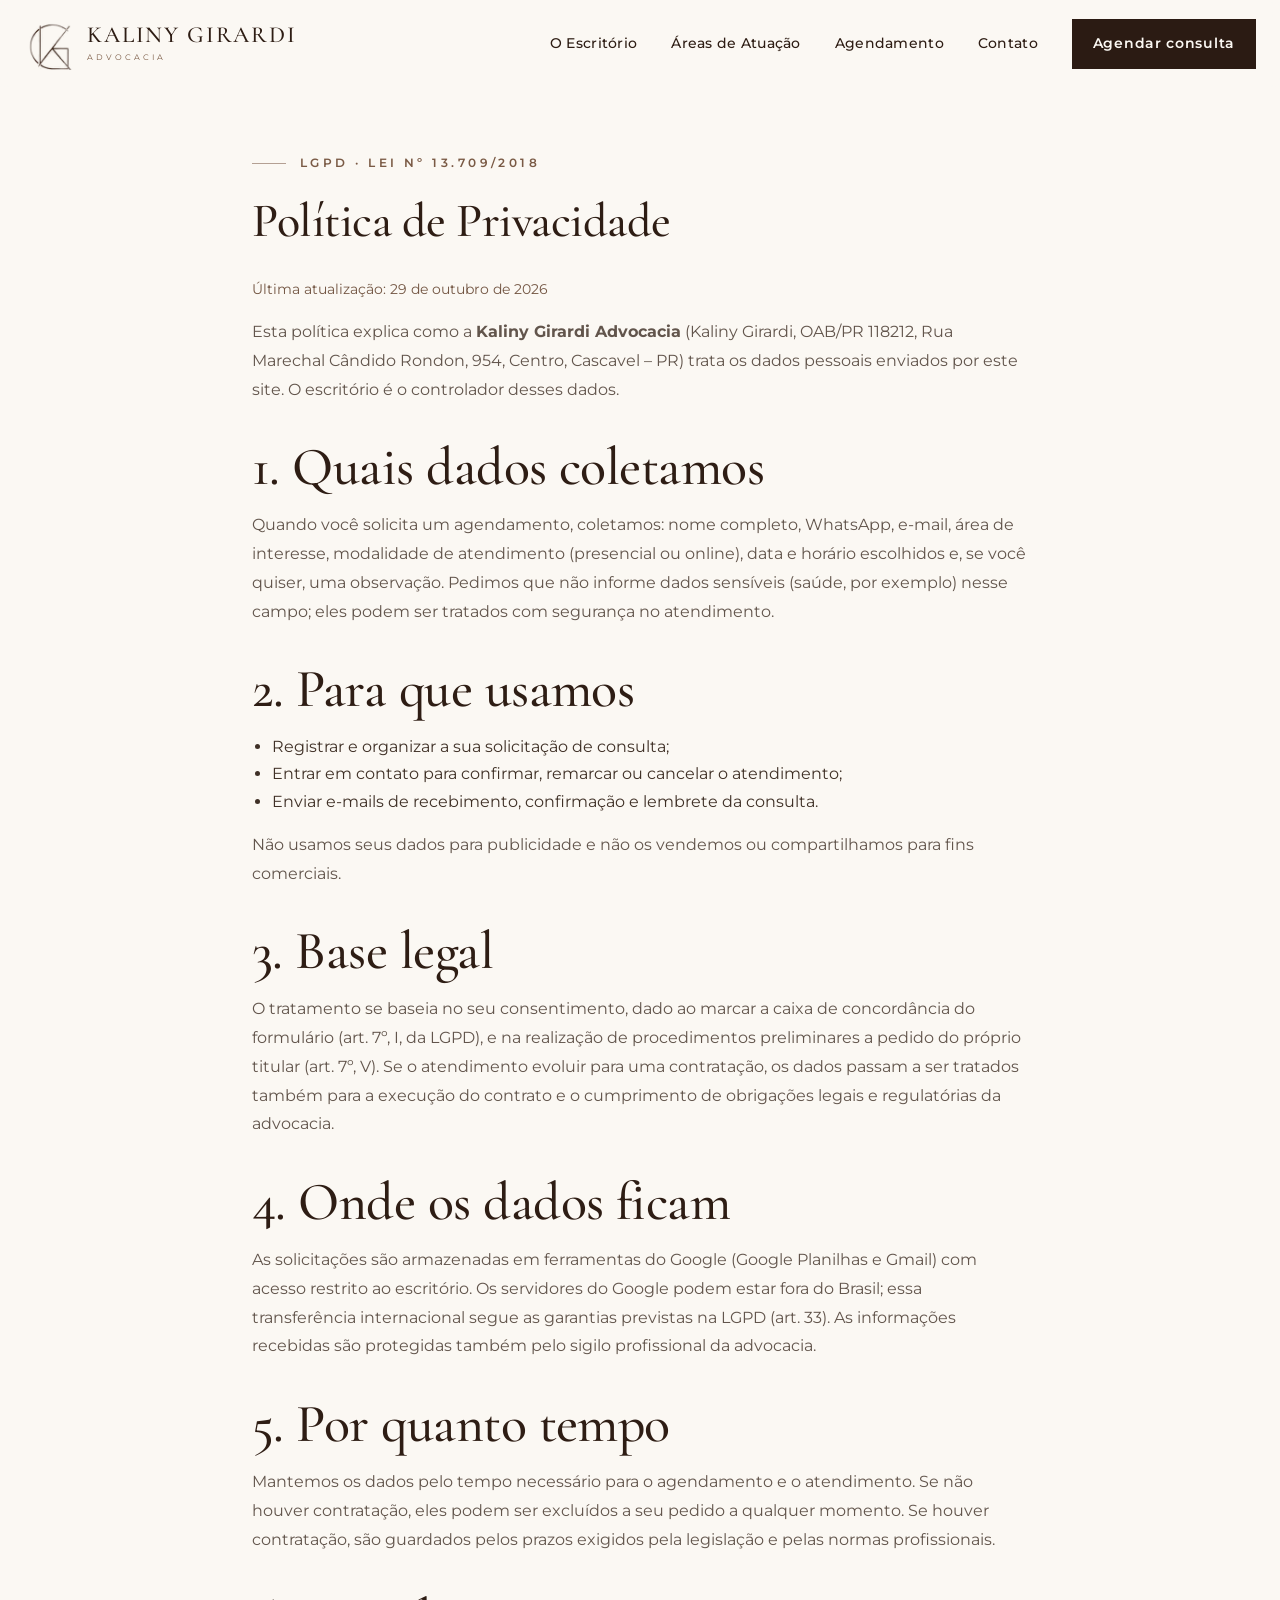
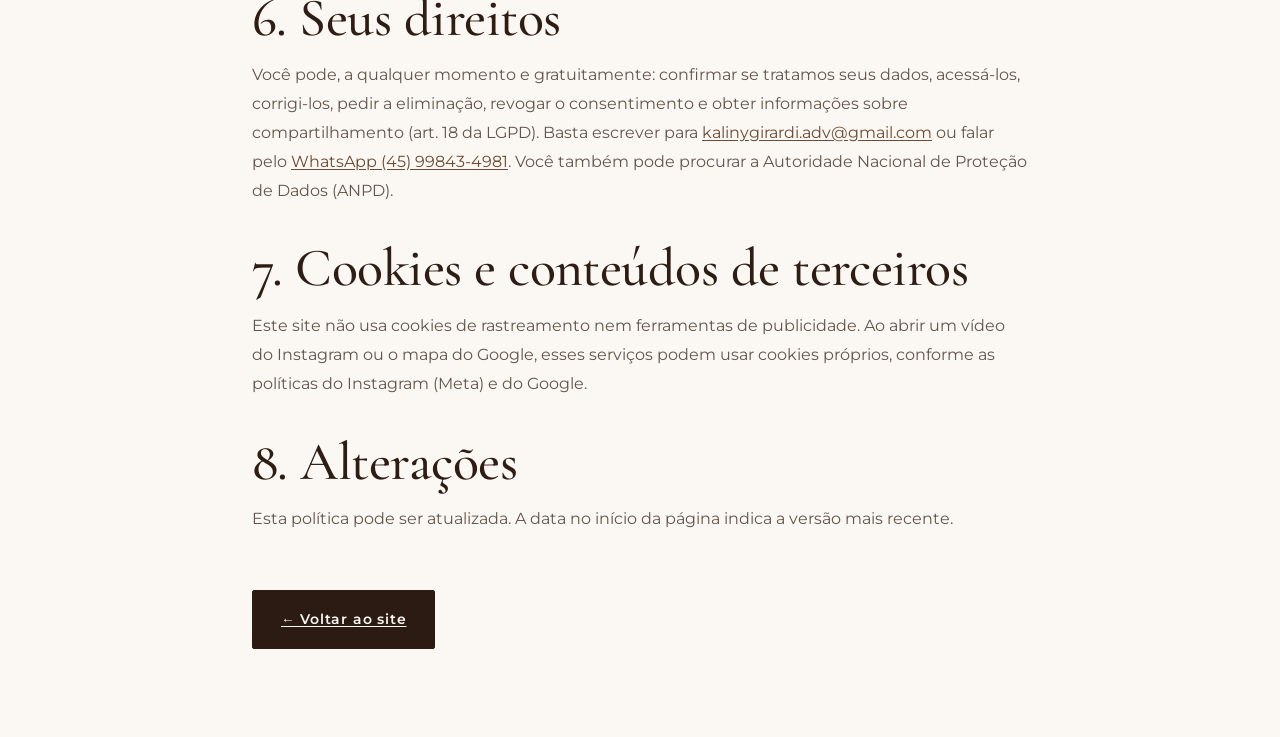
<file: privacidade.html>
<!doctype html>
<html lang="pt-BR">
<head>
<meta charset="utf-8"><meta name="viewport" content="width=device-width,initial-scale=1">
<title>Política de Privacidade | Kaliny Girardi Advocacia</title>
<meta property="og:type" content="website"><meta property="og:locale" content="pt_BR"><meta property="og:site_name" content="Kaliny Girardi Advocacia"><meta property="og:title" content="Política de Privacidade | Kaliny Girardi Advocacia"><meta property="og:description" content="Como a Kaliny Girardi Advocacia trata os dados pessoais enviados pelo site, conforme a Lei Geral de Proteção de Dados (LGPD)."><meta property="og:url" content="https://kalinygirardiadvocacia.com.br/privacidade.html"><meta property="og:image" content="https://kalinygirardiadvocacia.com.br/assets/og-image.jpg"><meta property="og:image:secure_url" content="https://kalinygirardiadvocacia.com.br/assets/og-image.jpg"><meta property="og:image:type" content="image/jpeg"><meta property="og:image:width" content="1200"><meta property="og:image:height" content="630"><meta property="og:image:alt" content="Kaliny Girardi Advocacia — Cascavel, PR"><meta name="twitter:card" content="summary_large_image"><meta name="twitter:title" content="Política de Privacidade | Kaliny Girardi Advocacia"><meta name="twitter:description" content="Como a Kaliny Girardi Advocacia trata os dados pessoais enviados pelo site, conforme a Lei Geral de Proteção de Dados (LGPD)."><meta name="twitter:image" content="https://kalinygirardiadvocacia.com.br/assets/og-image.jpg">
<meta name="description" content="Como a Kaliny Girardi Advocacia trata os dados pessoais enviados pelo site, conforme a Lei Geral de Proteção de Dados (LGPD).">
<link rel="canonical" href="https://kalinygirardiadvocacia.com.br/privacidade.html">
<link rel="stylesheet" href="css/style.css"><link rel="stylesheet" href="css/premium.css">
<style>
.privacy{max-width:820px;margin:0 auto;padding:56px 22px 80px;color:#3f3026;line-height:1.7}
.privacy h1{font-family:'Cormorant Garamond',Georgia,serif;font-weight:500;font-size:clamp(34px,5vw,48px);margin:8px 0 6px}
.privacy h2{font-family:'Cormorant Garamond',Georgia,serif;font-weight:500;font-size:26px;margin:36px 0 8px}
.privacy p,.privacy li{font-size:16px}
.privacy ul{padding-left:20px}
.privacy .updated{color:#735643;font-size:14px}
.privacy a{color:#6b4a36;text-decoration:underline;text-underline-offset:2px}
.privacy .back{display:inline-block;margin-top:40px}
</style>
<link rel="icon" href="/favicon.ico" sizes="any"><link rel="icon" type="image/png" sizes="32x32" href="/assets/icons/favicon-32.png"><link rel="apple-touch-icon" href="/assets/icons/apple-touch-icon.png"><link rel="manifest" href="/site.webmanifest"><meta name="theme-color" content="#5a3b2b"><link rel="preload" href="assets/fonts/montserrat-latin-400-normal.woff2" as="font" type="font/woff2" crossorigin><link rel="preload" href="assets/fonts/cormorant-garamond-latin-500-normal.woff2" as="font" type="font/woff2" crossorigin></head>
<body>
<header class="site-header"><div class="container nav">
<a class="brand" href="index.html"><img src="assets/logo-mark-112.webp" width="112" height="112" alt="Logo Kaliny Girardi"><span class="brand-name"><strong>KALINY GIRARDI</strong><small>ADVOCACIA</small></span></a>
<nav class="navlinks" id="siteNav"><a href="index.html#escritorio">O Escritório</a><a href="index.html#atuacao">Áreas de Atuação</a><a href="index.html#agendamento">Agendamento</a><a href="index.html#contato">Contato</a><a class="nav-cta" href="index.html?agendar=#agendamento">Agendar consulta</a></nav><button class="menu" type="button" aria-label="Abrir menu" aria-expanded="false" aria-controls="siteNav">☰</button>
</div></header>
<main class="privacy">
<span class="eyebrow">LGPD · Lei nº 13.709/2018</span>
<h1>Política de Privacidade</h1>
<p class="updated">Última atualização: 29 de outubro de 2026</p>

<p>Esta política explica como a <b>Kaliny Girardi Advocacia</b> (Kaliny Girardi, OAB/PR 118212, Rua Marechal Cândido Rondon, 954, Centro, Cascavel – PR) trata os dados pessoais enviados por este site. O escritório é o controlador desses dados.</p>

<h2>1. Quais dados coletamos</h2>
<p>Quando você solicita um agendamento, coletamos: nome completo, WhatsApp, e-mail, área de interesse, modalidade de atendimento (presencial ou online), data e horário escolhidos e, se você quiser, uma observação. Pedimos que não informe dados sensíveis (saúde, por exemplo) nesse campo; eles podem ser tratados com segurança no atendimento.</p>

<h2>2. Para que usamos</h2>
<ul>
<li>Registrar e organizar a sua solicitação de consulta;</li>
<li>Entrar em contato para confirmar, remarcar ou cancelar o atendimento;</li>
<li>Enviar e-mails de recebimento, confirmação e lembrete da consulta.</li>
</ul>
<p>Não usamos seus dados para publicidade e não os vendemos ou compartilhamos para fins comerciais.</p>

<h2>3. Base legal</h2>
<p>O tratamento se baseia no seu consentimento, dado ao marcar a caixa de concordância do formulário (art. 7º, I, da LGPD), e na realização de procedimentos preliminares a pedido do próprio titular (art. 7º, V). Se o atendimento evoluir para uma contratação, os dados passam a ser tratados também para a execução do contrato e o cumprimento de obrigações legais e regulatórias da advocacia.</p>

<h2>4. Onde os dados ficam</h2>
<p>As solicitações são armazenadas em ferramentas do Google (Google Planilhas e Gmail) com acesso restrito ao escritório. Os servidores do Google podem estar fora do Brasil; essa transferência internacional segue as garantias previstas na LGPD (art. 33). As informações recebidas são protegidas também pelo sigilo profissional da advocacia.</p>

<h2>5. Por quanto tempo</h2>
<p>Mantemos os dados pelo tempo necessário para o agendamento e o atendimento. Se não houver contratação, eles podem ser excluídos a seu pedido a qualquer momento. Se houver contratação, são guardados pelos prazos exigidos pela legislação e pelas normas profissionais.</p>

<h2>6. Seus direitos</h2>
<p>Você pode, a qualquer momento e gratuitamente: confirmar se tratamos seus dados, acessá-los, corrigi-los, pedir a eliminação, revogar o consentimento e obter informações sobre compartilhamento (art. 18 da LGPD). Basta escrever para <a href="mailto:kalinygirardi.adv@gmail.com">kalinygirardi.adv@gmail.com</a> ou falar pelo <a href="https://wa.me/5545998434981" target="_blank" rel="noopener">WhatsApp (45) 99843-4981</a>. Você também pode procurar a Autoridade Nacional de Proteção de Dados (ANPD).</p>

<h2>7. Cookies e conteúdos de terceiros</h2>
<p>Este site não usa cookies de rastreamento nem ferramentas de publicidade. Ao abrir um vídeo do Instagram ou o mapa do Google, esses serviços podem usar cookies próprios, conforme as políticas do Instagram (Meta) e do Google.</p>

<h2>8. Alterações</h2>
<p>Esta política pode ser atualizada. A data no início da página indica a versão mais recente.</p>

<a class="btn primary back" href="index.html">← Voltar ao site</a>
</main>
<script>
/* V145.32 — menu do celular */
(function(){var b=document.querySelector('.site-header .menu'),n=document.querySelector('.site-header .navlinks');if(!b||!n)return;
function set(o){n.classList.toggle('open',o);b.setAttribute('aria-expanded',o?'true':'false');b.textContent=o?'✕':'☰';b.setAttribute('aria-label',o?'Fechar menu':'Abrir menu')}
b.addEventListener('click',function(e){e.stopPropagation();set(!n.classList.contains('open'))});
n.addEventListener('click',function(e){if(e.target.closest('a'))set(false)});
document.addEventListener('click',function(e){if(n.classList.contains('open')&&!e.target.closest('.site-header'))set(false)});
document.addEventListener('keydown',function(e){if(e.key==='Escape')set(false)});})();
</script><script src="assets/premium.js?v=20261111" defer></script>
</body>
</html>
</file>
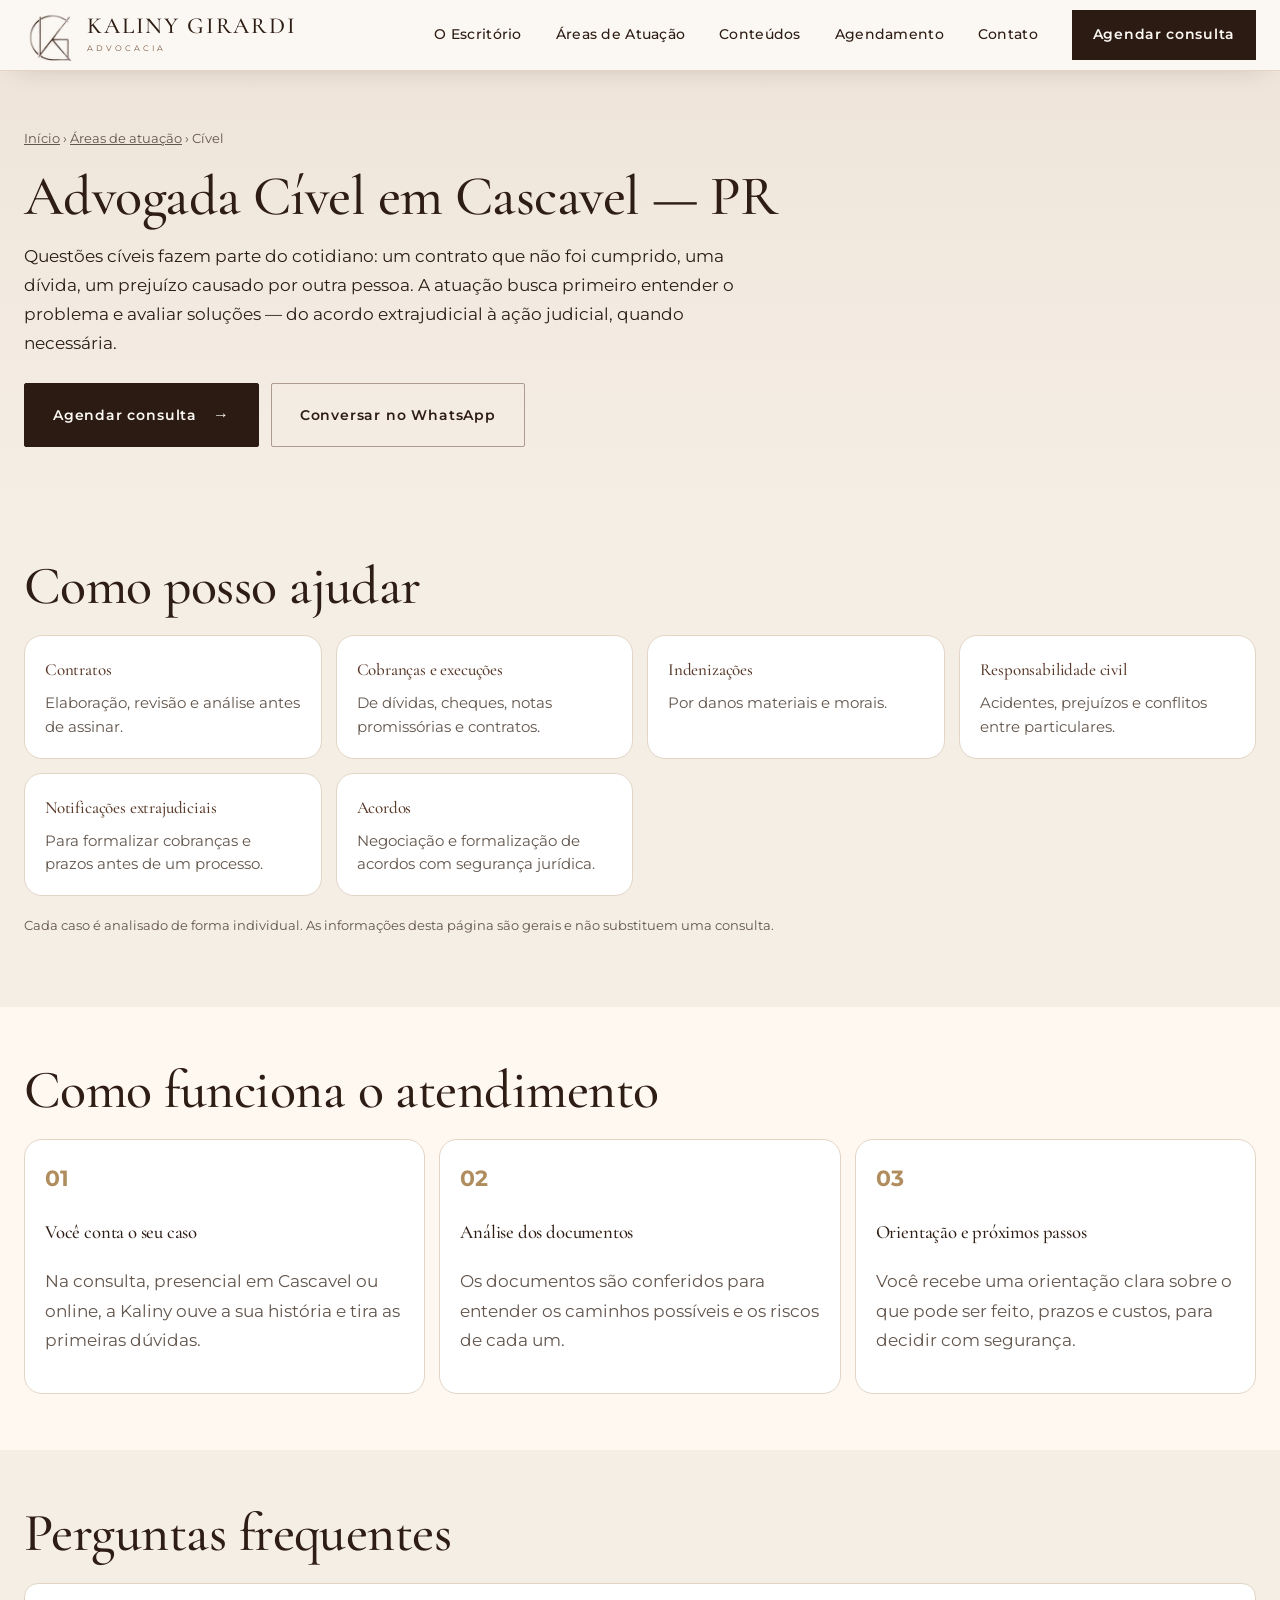
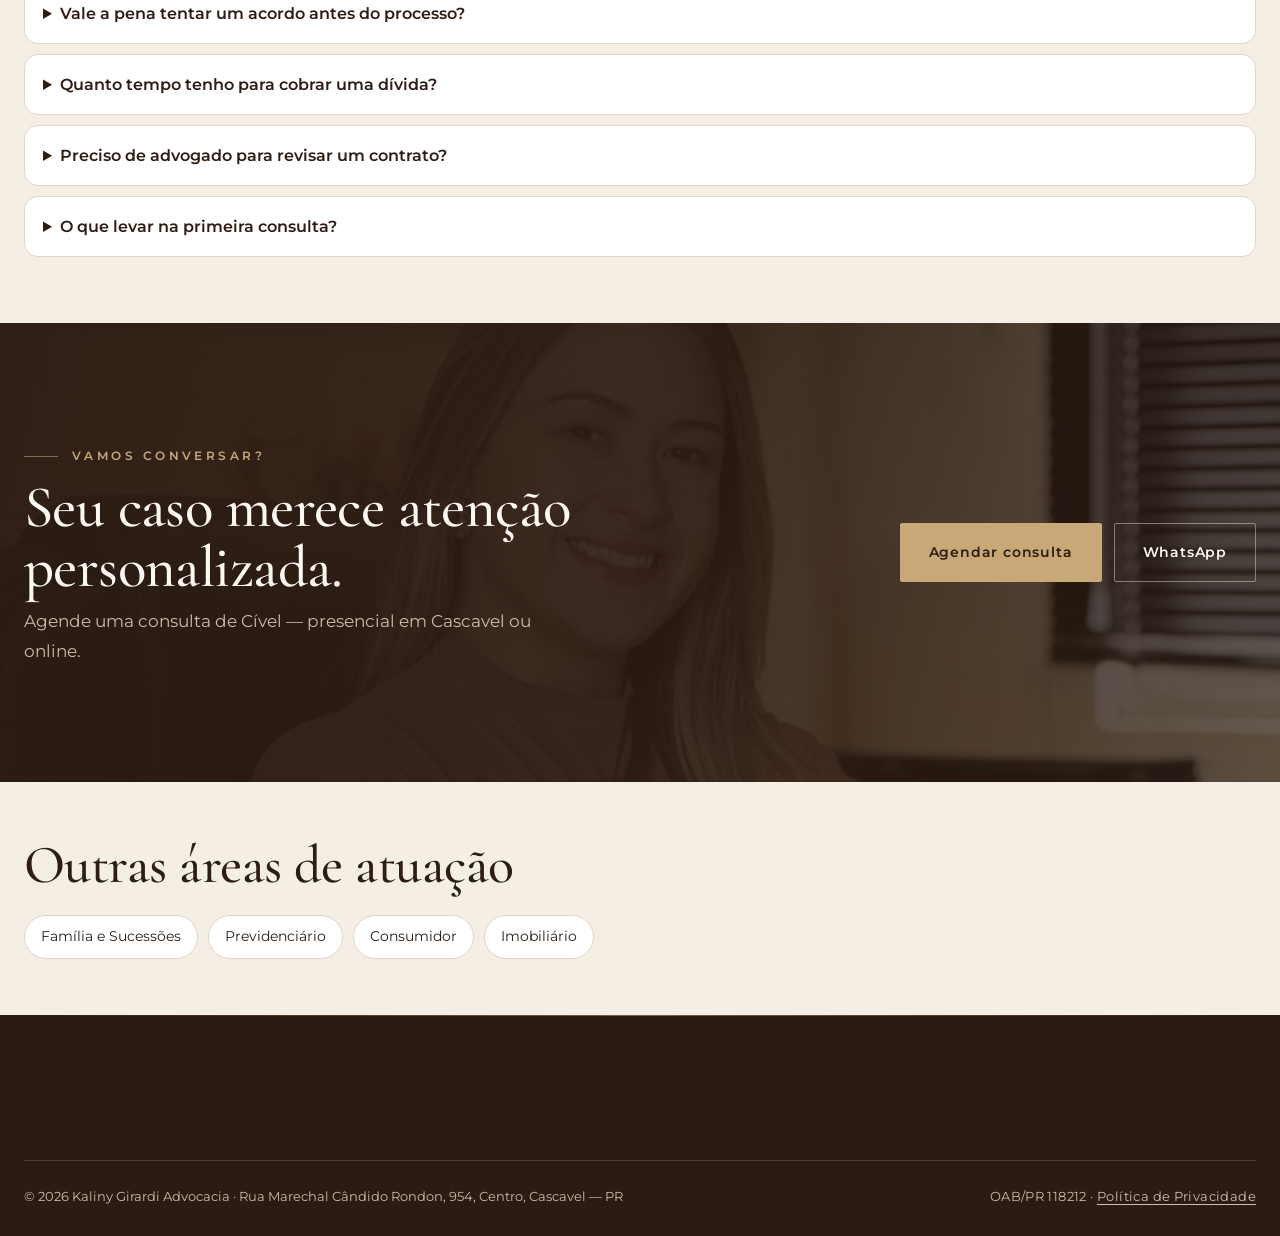
<file: areas/civel.html>
<!doctype html>
<html lang="pt-BR">
<head>
<meta charset="utf-8"><meta name="viewport" content="width=device-width,initial-scale=1">
<title>Advogada Cível em Cascavel — PR | Kaliny Girardi Advocacia</title>
<meta name="description" content="Contratos, cobranças, indenizações, responsabilidade civil e acordos em Cascavel – PR. Orientação jurídica clara para questões do dia a dia.">
<link rel="canonical" href="https://kalinygirardiadvocacia.com.br/areas/civel.html">
<meta property="og:type" content="website"><meta property="og:locale" content="pt_BR"><meta property="og:site_name" content="Kaliny Girardi Advocacia">
<meta property="og:title" content="Advogada Cível em Cascavel — PR"><meta property="og:description" content="Contratos, cobranças, indenizações, responsabilidade civil e acordos em Cascavel – PR. Orientação jurídica clara para questões do dia a dia."><meta property="og:url" content="https://kalinygirardiadvocacia.com.br/areas/civel.html"><meta property="og:image" content="https://kalinygirardiadvocacia.com.br/assets/og-image.jpg"><meta property="og:image:secure_url" content="https://kalinygirardiadvocacia.com.br/assets/og-image.jpg"><meta property="og:image:type" content="image/jpeg"><meta name="twitter:card" content="summary_large_image"><meta name="twitter:title" content="Advogada Cível em Cascavel — PR"><meta name="twitter:description" content="Contratos, cobranças, indenizações, responsabilidade civil e acordos em Cascavel – PR. Orientação jurídica clara para questões do dia a dia."><meta name="twitter:image" content="https://kalinygirardiadvocacia.com.br/assets/og-image.jpg"><meta property="og:image:width" content="1200"><meta property="og:image:height" content="630"><meta property="og:image:alt" content="Kaliny Girardi Advocacia — Cascavel, PR">
<link rel="stylesheet" href="../css/style.css"><link rel="stylesheet" href="../css/premium.css"><style>
.ap-page{background:var(--cream)}.ap-hero{padding:56px 0 56px;background:linear-gradient(180deg,#efe5da,var(--cream))}
.ap-crumb{font-size:13px;color:var(--muted);margin-bottom:18px}.ap-crumb a{text-decoration:underline}
.ap-hero h1{font-family:'Cormorant Garamond',Georgia,serif;font-weight:500;font-size:clamp(34px,5vw,56px);line-height:1.05;color:var(--brown-dark);margin:0 0 16px;max-width:820px}
.ap-hero p{font-size:17px;line-height:1.7;color:var(--ink);max-width:720px;margin:0 0 26px}.ap-cta{display:flex;gap:12px;flex-wrap:wrap}
.ap-sec{padding:56px 0}.ap-sec h2{font-family:'Cormorant Garamond',Georgia,serif;font-weight:500;font-size:clamp(28px,3.5vw,40px);color:var(--brown-dark);margin:0 0 22px}
.ap-items{display:grid;grid-template-columns:repeat(auto-fill,minmax(260px,1fr));gap:14px}.ap-item{background:#fff;border:1px solid var(--line);border-radius:18px;padding:20px}
.ap-item h3{margin:0 0 6px;font-size:17px;color:var(--brown)}.ap-item p{margin:0;color:var(--muted);line-height:1.55;font-size:15px}
.ap-steps{display:grid;grid-template-columns:repeat(3,minmax(0,1fr));gap:14px}.ap-steps div{background:#fff;border-radius:18px;padding:20px;border:1px solid var(--line)}.ap-steps b{color:var(--gold);font-size:22px}
.ap-faq details{background:#fff;border:1px solid var(--line);border-radius:14px;padding:16px 18px;margin-bottom:10px}.ap-faq summary{cursor:pointer;font-weight:600;color:var(--brown-dark);font-size:16px}
.ap-faq p{margin:10px 0 0;line-height:1.65;color:var(--ink)}.ap-note{font-size:13px;color:var(--muted);margin-top:18px}
.ap-other{display:flex;flex-wrap:wrap;gap:10px}.ap-other a{border:1px solid var(--line);background:#fff;border-radius:999px;padding:9px 16px;font-size:14px}
@media(max-width:760px){.ap-hero{padding:36px 0 36px}.ap-steps{grid-template-columns:1fr}.ap-sec{padding:40px 0}}
</style>
<script type="application/ld+json">[{"@context": "https://schema.org", "@type": "LegalService", "name": "Kaliny Girardi Advocacia", "url": "https://kalinygirardiadvocacia.com.br/", "telephone": "+55-45-99843-4981", "areaServed": "Cascavel – PR", "knowsAbout": "Cível", "address": {"@type": "PostalAddress", "streetAddress": "Rua Marechal Cândido Rondon, 954", "addressLocality": "Cascavel", "addressRegion": "PR", "postalCode": "85802-130", "addressCountry": "BR"}}, {"@context": "https://schema.org", "@type": "BreadcrumbList", "itemListElement": [{"@type": "ListItem", "position": 1, "name": "Início", "item": "https://kalinygirardiadvocacia.com.br/"}, {"@type": "ListItem", "position": 2, "name": "Cível", "item": "https://kalinygirardiadvocacia.com.br/areas/civel.html"}]}, {"@context": "https://schema.org", "@type": "FAQPage", "mainEntity": [{"@type": "Question", "name": "Vale a pena tentar um acordo antes do processo?", "acceptedAnswer": {"@type": "Answer", "text": "Muitas vezes, sim. Uma notificação ou negociação bem feita pode resolver o conflito mais rápido e com menos custo. Quando não há acordo, o caso segue para a Justiça."}}, {"@type": "Question", "name": "Quanto tempo tenho para cobrar uma dívida?", "acceptedAnswer": {"@type": "Answer", "text": "Depende do tipo de dívida. Para dívidas líquidas em documento, como contratos e notas promissórias, o prazo em regra é de 5 anos. Outros casos têm prazos diferentes, por isso é importante não deixar para depois."}}, {"@type": "Question", "name": "Preciso de advogado para revisar um contrato?", "acceptedAnswer": {"@type": "Answer", "text": "Não é obrigatório, mas a revisão antes de assinar ajuda a evitar cláusulas desequilibradas e problemas futuros, principalmente em contratos de valor alto."}}, {"@type": "Question", "name": "O que levar na primeira consulta?", "acceptedAnswer": {"@type": "Answer", "text": "Documento com foto e tudo o que registra o caso: contratos, conversas, comprovantes, fotos e e-mails."}}]}]</script>
<link rel="icon" href="/favicon.ico" sizes="any"><link rel="icon" type="image/png" sizes="32x32" href="/assets/icons/favicon-32.png"><link rel="apple-touch-icon" href="/assets/icons/apple-touch-icon.png"><link rel="manifest" href="/site.webmanifest"><meta name="theme-color" content="#5a3b2b"><link rel="preload" href="../assets/fonts/montserrat-latin-400-normal.woff2" as="font" type="font/woff2" crossorigin><link rel="preload" href="../assets/fonts/cormorant-garamond-latin-500-normal.woff2" as="font" type="font/woff2" crossorigin></head>
<body class="ap-page">
<header class="site-header scrolled"><div class="container nav">
<a class="brand" href="../index.html"><img src="../assets/logo-mark-112.webp" width="112" height="112" alt="Logo Kaliny Girardi" width="500" height="500"><span class="brand-name"><strong>KALINY GIRARDI</strong><small>ADVOCACIA</small></span></a>
<nav class="navlinks" id="siteNav"><a href="../index.html#escritorio">O Escritório</a><a href="../index.html#atuacao">Áreas de Atuação</a><a href="../index.html#conteudos">Conteúdos</a><a href="../index.html?agendar=Cível#agendamento">Agendamento</a><a href="../index.html#contato">Contato</a><a class="nav-cta" href="../index.html?agendar=#agendamento">Agendar consulta</a></nav><button class="menu" type="button" aria-label="Abrir menu" aria-expanded="false" aria-controls="siteNav">☰</button>
</div></header>
<main>
<section class="ap-hero"><div class="container">
<div class="ap-crumb"><a href="../index.html">Início</a> › <a href="../index.html#atuacao">Áreas de atuação</a> › Cível</div>
<h1>Advogada Cível em Cascavel — PR</h1>
<p>Questões cíveis fazem parte do cotidiano: um contrato que não foi cumprido, uma dívida, um prejuízo causado por outra pessoa. A atuação busca primeiro entender o problema e avaliar soluções — do acordo extrajudicial à ação judicial, quando necessária.</p>
<div class="ap-cta"><a class="btn primary" href="../index.html?agendar=Cível#agendamento">Agendar consulta <span>→</span></a><a class="btn ghost" href="https://wa.me/5545998434981?text=Ol%C3%A1%21%20Vim%20pelo%20site%20da%20Kaliny%20Girardi%20Advocacia%20e%20gostaria%20de%20falar%20sobre%20uma%20quest%C3%A3o%20de%20C%C3%ADvel." target="_blank" rel="noopener">Conversar no WhatsApp</a></div>
</div></section>
<section class="ap-sec"><div class="container"><h2>Como posso ajudar</h2><div class="ap-items">
<div class="ap-item"><h3>Contratos</h3><p>Elaboração, revisão e análise antes de assinar.</p></div><div class="ap-item"><h3>Cobranças e execuções</h3><p>De dívidas, cheques, notas promissórias e contratos.</p></div><div class="ap-item"><h3>Indenizações</h3><p>Por danos materiais e morais.</p></div><div class="ap-item"><h3>Responsabilidade civil</h3><p>Acidentes, prejuízos e conflitos entre particulares.</p></div><div class="ap-item"><h3>Notificações extrajudiciais</h3><p>Para formalizar cobranças e prazos antes de um processo.</p></div><div class="ap-item"><h3>Acordos</h3><p>Negociação e formalização de acordos com segurança jurídica.</p></div>
</div><p class="ap-note">Cada caso é analisado de forma individual. As informações desta página são gerais e não substituem uma consulta.</p></div></section>
<section class="ap-sec" style="background:#fff8f1"><div class="container"><h2>Como funciona o atendimento</h2><div class="ap-steps">
<div><b>01</b><h3>Você conta o seu caso</h3><p>Na consulta, presencial em Cascavel ou online, a Kaliny ouve a sua história e tira as primeiras dúvidas.</p></div>
<div><b>02</b><h3>Análise dos documentos</h3><p>Os documentos são conferidos para entender os caminhos possíveis e os riscos de cada um.</p></div>
<div><b>03</b><h3>Orientação e próximos passos</h3><p>Você recebe uma orientação clara sobre o que pode ser feito, prazos e custos, para decidir com segurança.</p></div>
</div></div></section>
<section class="ap-sec ap-faq"><div class="container"><h2>Perguntas frequentes</h2>
<details><summary>Vale a pena tentar um acordo antes do processo?</summary><p>Muitas vezes, sim. Uma notificação ou negociação bem feita pode resolver o conflito mais rápido e com menos custo. Quando não há acordo, o caso segue para a Justiça.</p></details><details><summary>Quanto tempo tenho para cobrar uma dívida?</summary><p>Depende do tipo de dívida. Para dívidas líquidas em documento, como contratos e notas promissórias, o prazo em regra é de 5 anos. Outros casos têm prazos diferentes, por isso é importante não deixar para depois.</p></details><details><summary>Preciso de advogado para revisar um contrato?</summary><p>Não é obrigatório, mas a revisão antes de assinar ajuda a evitar cláusulas desequilibradas e problemas futuros, principalmente em contratos de valor alto.</p></details><details><summary>O que levar na primeira consulta?</summary><p>Documento com foto e tudo o que registra o caso: contratos, conversas, comprovantes, fotos e e-mails.</p></details>
</div></section>
<section class="cta"><div class="container cta-inner"><div><span class="eyebrow light">Vamos conversar?</span><h2>Seu caso merece atenção personalizada.</h2><p>Agende uma consulta de Cível — presencial em Cascavel ou online.</p></div><div class="cta-actions"><a class="btn gold" href="../index.html?agendar=Cível#agendamento">Agendar consulta</a><a class="btn ghost" href="https://wa.me/5545998434981?text=Ol%C3%A1%21%20Vim%20pelo%20site%20da%20Kaliny%20Girardi%20Advocacia%20e%20gostaria%20de%20falar%20sobre%20uma%20quest%C3%A3o%20de%20C%C3%ADvel." target="_blank" rel="noopener">WhatsApp</a></div></div></section>
<section class="ap-sec"><div class="container"><h2 style="font-size:28px">Outras áreas de atuação</h2><div class="ap-other"><a href="familia-e-sucessoes.html">Família e Sucessões</a><a href="previdenciario.html">Previdenciário</a><a href="consumidor.html">Consumidor</a><a href="imobiliario.html">Imobiliário</a></div></div></section>
</main>
<footer><div class="container"><div class="footer-bottom"><span>© 2026 Kaliny Girardi Advocacia · Rua Marechal Cândido Rondon, 954, Centro, Cascavel — PR</span><span>OAB/PR 118212 · <a href="../privacidade.html">Política de Privacidade</a></span></div></div></footer>
<script>
/* V145.32 — menu do celular */
(function(){var b=document.querySelector('.site-header .menu'),n=document.querySelector('.site-header .navlinks');if(!b||!n)return;
function set(o){n.classList.toggle('open',o);b.setAttribute('aria-expanded',o?'true':'false');b.textContent=o?'✕':'☰';b.setAttribute('aria-label',o?'Fechar menu':'Abrir menu')}
b.addEventListener('click',function(e){e.stopPropagation();set(!n.classList.contains('open'))});
n.addEventListener('click',function(e){if(e.target.closest('a'))set(false)});
document.addEventListener('click',function(e){if(n.classList.contains('open')&&!e.target.closest('.site-header'))set(false)});
document.addEventListener('keydown',function(e){if(e.key==='Escape')set(false)});})();
</script><script src="../assets/premium.js?v=20261111" defer></script>
</body></html>
</file>
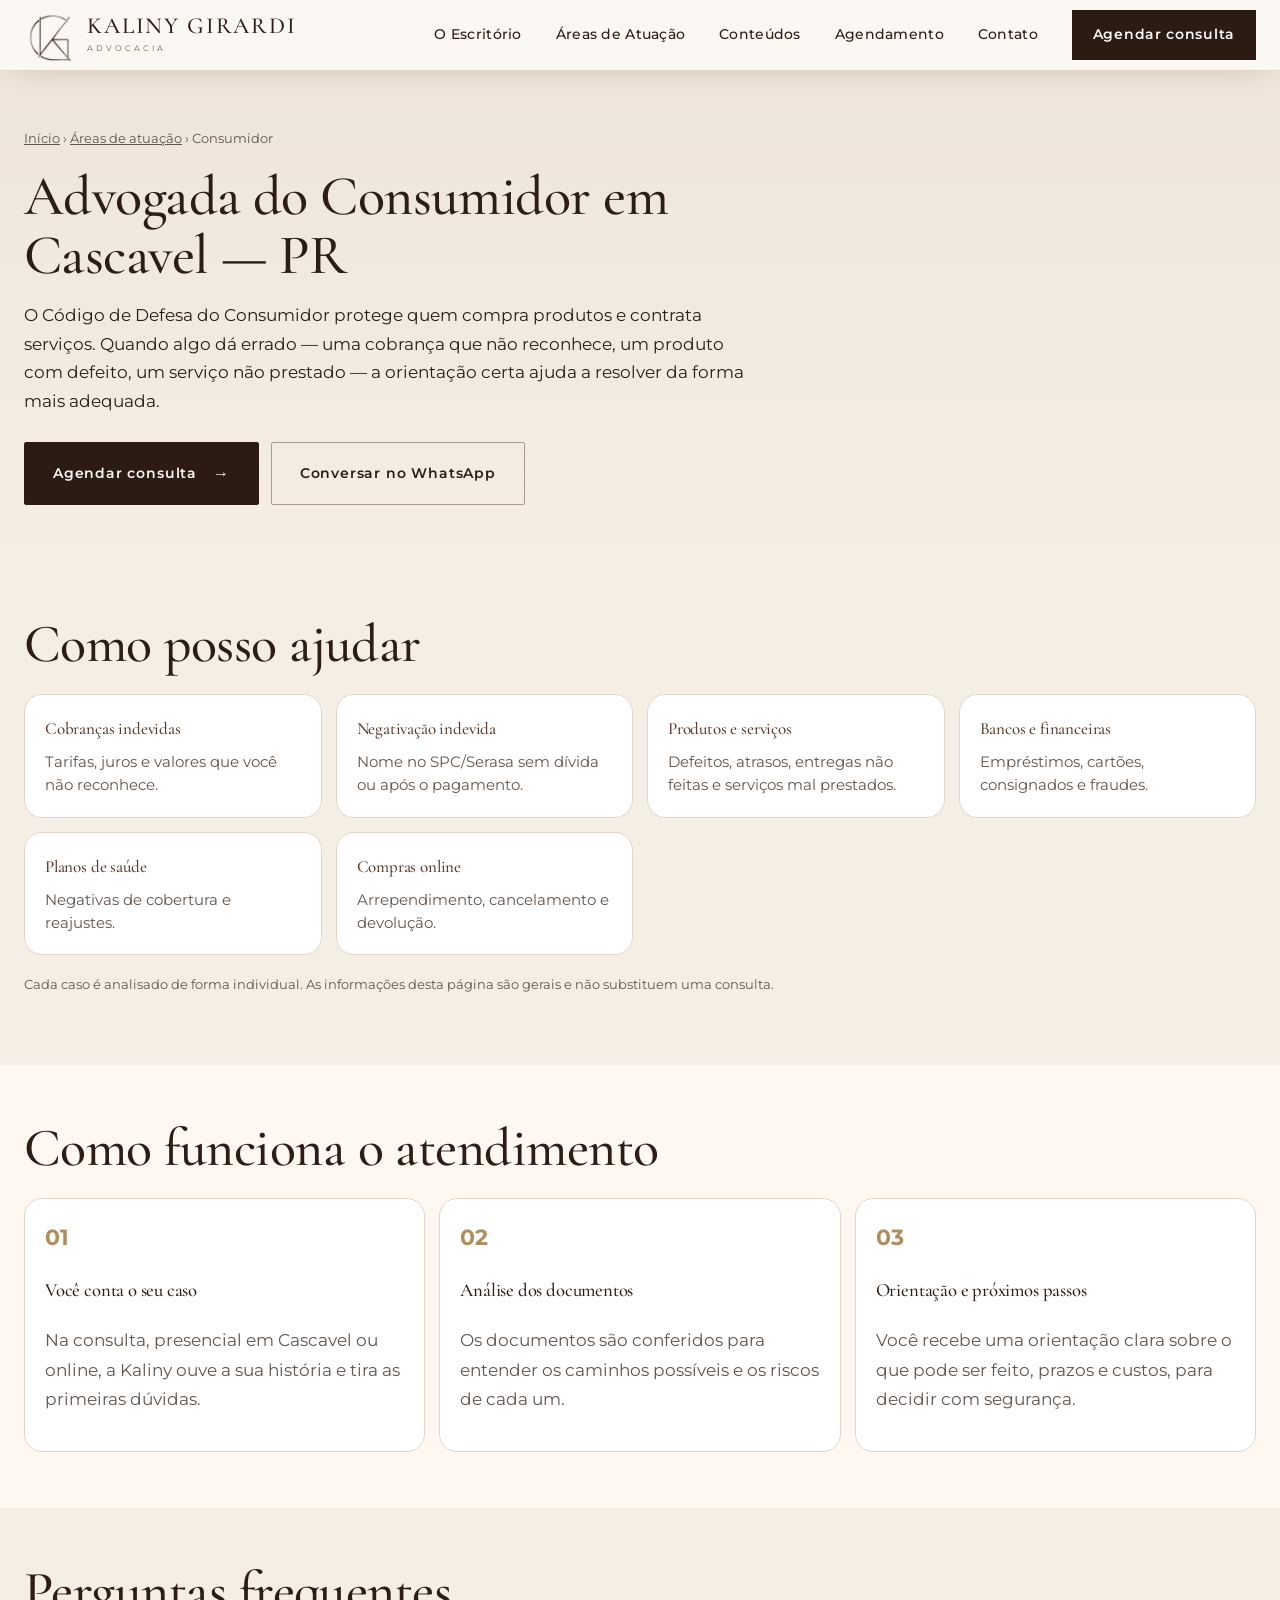
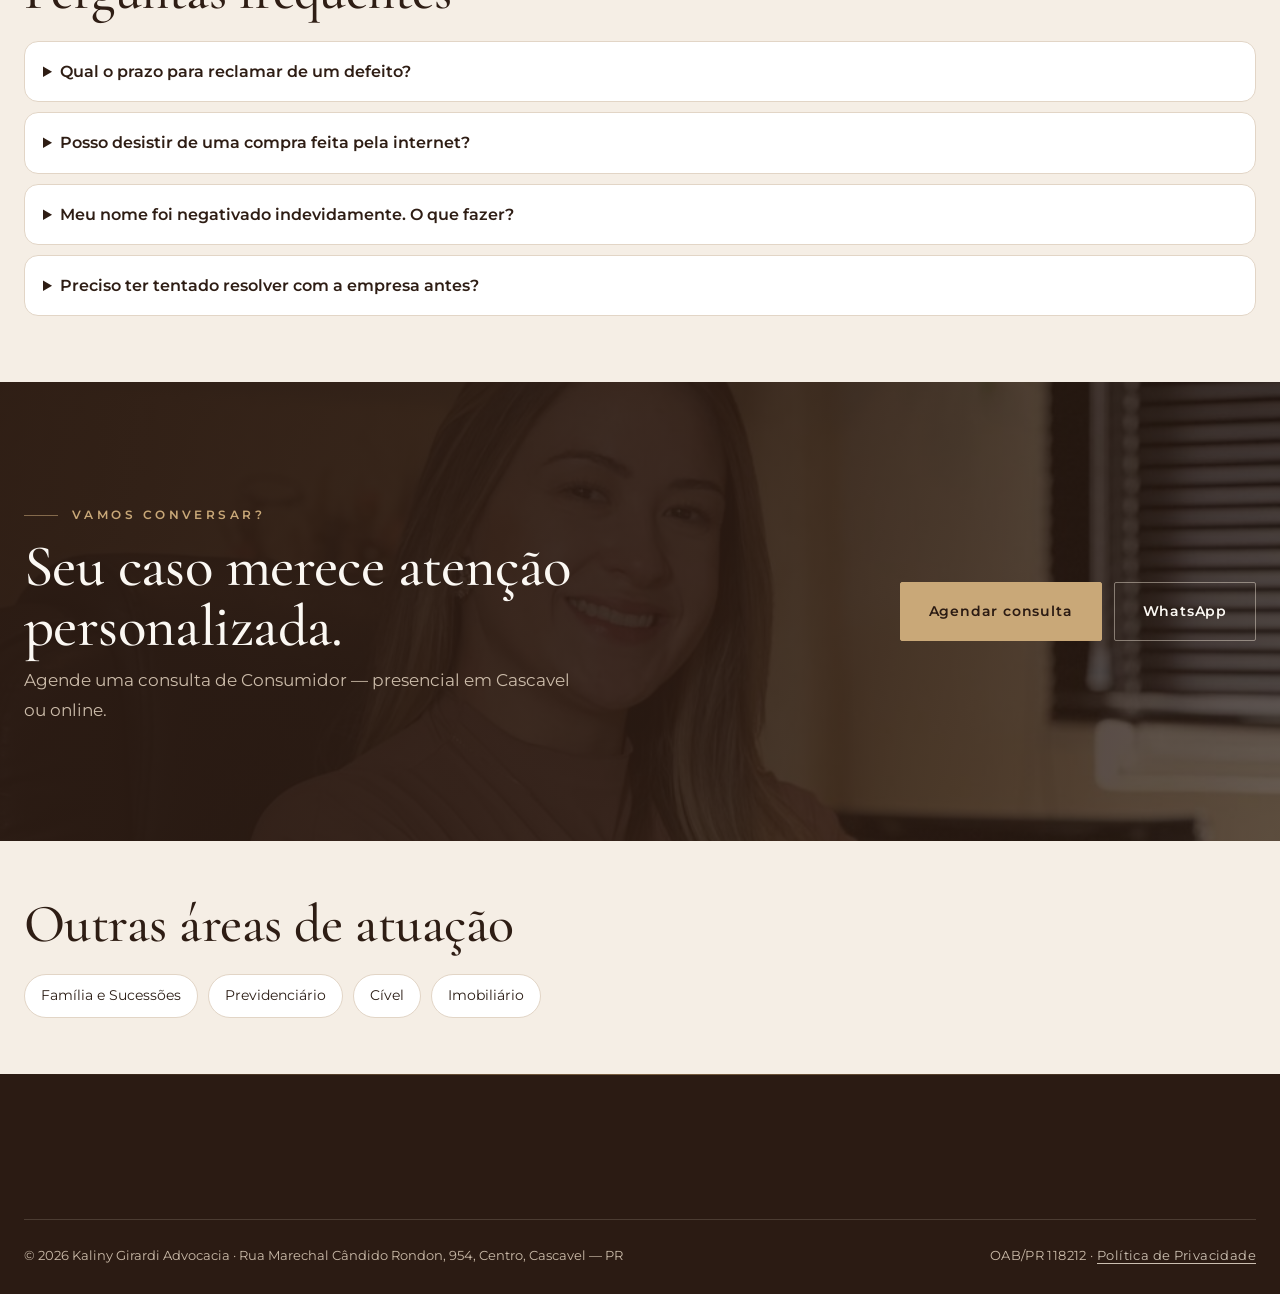
<file: areas/consumidor.html>
<!doctype html>
<html lang="pt-BR">
<head>
<meta charset="utf-8"><meta name="viewport" content="width=device-width,initial-scale=1">
<title>Advogada do Consumidor em Cascavel — PR | Kaliny Girardi Advocacia</title>
<meta name="description" content="Cobranças indevidas, negativação, produtos com defeito, bancos, planos de saúde e compras online em Cascavel – PR. Orientação sobre seus direitos como consumidor.">
<link rel="canonical" href="https://kalinygirardiadvocacia.com.br/areas/consumidor.html">
<meta property="og:type" content="website"><meta property="og:locale" content="pt_BR"><meta property="og:site_name" content="Kaliny Girardi Advocacia">
<meta property="og:title" content="Advogada do Consumidor em Cascavel — PR"><meta property="og:description" content="Cobranças indevidas, negativação, produtos com defeito, bancos, planos de saúde e compras online em Cascavel – PR. Orientação sobre seus direitos como consumidor."><meta property="og:url" content="https://kalinygirardiadvocacia.com.br/areas/consumidor.html"><meta property="og:image" content="https://kalinygirardiadvocacia.com.br/assets/og-image.jpg"><meta property="og:image:secure_url" content="https://kalinygirardiadvocacia.com.br/assets/og-image.jpg"><meta property="og:image:type" content="image/jpeg"><meta name="twitter:card" content="summary_large_image"><meta name="twitter:title" content="Advogada do Consumidor em Cascavel — PR"><meta name="twitter:description" content="Cobranças indevidas, negativação, produtos com defeito, bancos, planos de saúde e compras online em Cascavel – PR. Orientação sobre seus direitos como consumidor."><meta name="twitter:image" content="https://kalinygirardiadvocacia.com.br/assets/og-image.jpg"><meta property="og:image:width" content="1200"><meta property="og:image:height" content="630"><meta property="og:image:alt" content="Kaliny Girardi Advocacia — Cascavel, PR">
<link rel="stylesheet" href="../css/style.css"><link rel="stylesheet" href="../css/premium.css"><style>
.ap-page{background:var(--cream)}.ap-hero{padding:56px 0 56px;background:linear-gradient(180deg,#efe5da,var(--cream))}
.ap-crumb{font-size:13px;color:var(--muted);margin-bottom:18px}.ap-crumb a{text-decoration:underline}
.ap-hero h1{font-family:'Cormorant Garamond',Georgia,serif;font-weight:500;font-size:clamp(34px,5vw,56px);line-height:1.05;color:var(--brown-dark);margin:0 0 16px;max-width:820px}
.ap-hero p{font-size:17px;line-height:1.7;color:var(--ink);max-width:720px;margin:0 0 26px}.ap-cta{display:flex;gap:12px;flex-wrap:wrap}
.ap-sec{padding:56px 0}.ap-sec h2{font-family:'Cormorant Garamond',Georgia,serif;font-weight:500;font-size:clamp(28px,3.5vw,40px);color:var(--brown-dark);margin:0 0 22px}
.ap-items{display:grid;grid-template-columns:repeat(auto-fill,minmax(260px,1fr));gap:14px}.ap-item{background:#fff;border:1px solid var(--line);border-radius:18px;padding:20px}
.ap-item h3{margin:0 0 6px;font-size:17px;color:var(--brown)}.ap-item p{margin:0;color:var(--muted);line-height:1.55;font-size:15px}
.ap-steps{display:grid;grid-template-columns:repeat(3,minmax(0,1fr));gap:14px}.ap-steps div{background:#fff;border-radius:18px;padding:20px;border:1px solid var(--line)}.ap-steps b{color:var(--gold);font-size:22px}
.ap-faq details{background:#fff;border:1px solid var(--line);border-radius:14px;padding:16px 18px;margin-bottom:10px}.ap-faq summary{cursor:pointer;font-weight:600;color:var(--brown-dark);font-size:16px}
.ap-faq p{margin:10px 0 0;line-height:1.65;color:var(--ink)}.ap-note{font-size:13px;color:var(--muted);margin-top:18px}
.ap-other{display:flex;flex-wrap:wrap;gap:10px}.ap-other a{border:1px solid var(--line);background:#fff;border-radius:999px;padding:9px 16px;font-size:14px}
@media(max-width:760px){.ap-hero{padding:36px 0 36px}.ap-steps{grid-template-columns:1fr}.ap-sec{padding:40px 0}}
</style>
<script type="application/ld+json">[{"@context": "https://schema.org", "@type": "LegalService", "name": "Kaliny Girardi Advocacia", "url": "https://kalinygirardiadvocacia.com.br/", "telephone": "+55-45-99843-4981", "areaServed": "Cascavel – PR", "knowsAbout": "Consumidor", "address": {"@type": "PostalAddress", "streetAddress": "Rua Marechal Cândido Rondon, 954", "addressLocality": "Cascavel", "addressRegion": "PR", "postalCode": "85802-130", "addressCountry": "BR"}}, {"@context": "https://schema.org", "@type": "BreadcrumbList", "itemListElement": [{"@type": "ListItem", "position": 1, "name": "Início", "item": "https://kalinygirardiadvocacia.com.br/"}, {"@type": "ListItem", "position": 2, "name": "Consumidor", "item": "https://kalinygirardiadvocacia.com.br/areas/consumidor.html"}]}, {"@context": "https://schema.org", "@type": "FAQPage", "mainEntity": [{"@type": "Question", "name": "Qual o prazo para reclamar de um defeito?", "acceptedAnswer": {"@type": "Answer", "text": "Em regra, 30 dias para produtos e serviços não duráveis e 90 dias para duráveis. Se o defeito estiver oculto, o prazo começa quando ele aparece."}}, {"@type": "Question", "name": "Posso desistir de uma compra feita pela internet?", "acceptedAnswer": {"@type": "Answer", "text": "Sim. Em compras fora do estabelecimento, como pela internet ou por telefone, o consumidor pode desistir em até 7 dias a partir do recebimento, com devolução dos valores pagos."}}, {"@type": "Question", "name": "Meu nome foi negativado indevidamente. O que fazer?", "acceptedAnswer": {"@type": "Answer", "text": "Guarde o comprovante da negativação e os documentos que mostram que a dívida não existe ou já foi paga. A situação pode gerar o dever de retirar o registro e, em alguns casos, indenização."}}, {"@type": "Question", "name": "Preciso ter tentado resolver com a empresa antes?", "acceptedAnswer": {"@type": "Answer", "text": "É recomendável registrar a reclamação (SAC, Procon ou consumidor.gov.br) e guardar os protocolos. Isso ajuda a documentar o caso."}}]}]</script>
<link rel="icon" href="/favicon.ico" sizes="any"><link rel="icon" type="image/png" sizes="32x32" href="/assets/icons/favicon-32.png"><link rel="apple-touch-icon" href="/assets/icons/apple-touch-icon.png"><link rel="manifest" href="/site.webmanifest"><meta name="theme-color" content="#5a3b2b"><link rel="preload" href="../assets/fonts/montserrat-latin-400-normal.woff2" as="font" type="font/woff2" crossorigin><link rel="preload" href="../assets/fonts/cormorant-garamond-latin-500-normal.woff2" as="font" type="font/woff2" crossorigin></head>
<body class="ap-page">
<header class="site-header scrolled"><div class="container nav">
<a class="brand" href="../index.html"><img src="../assets/logo-mark-112.webp" width="112" height="112" alt="Logo Kaliny Girardi" width="500" height="500"><span class="brand-name"><strong>KALINY GIRARDI</strong><small>ADVOCACIA</small></span></a>
<nav class="navlinks" id="siteNav"><a href="../index.html#escritorio">O Escritório</a><a href="../index.html#atuacao">Áreas de Atuação</a><a href="../index.html#conteudos">Conteúdos</a><a href="../index.html?agendar=Consumidor#agendamento">Agendamento</a><a href="../index.html#contato">Contato</a><a class="nav-cta" href="../index.html?agendar=#agendamento">Agendar consulta</a></nav><button class="menu" type="button" aria-label="Abrir menu" aria-expanded="false" aria-controls="siteNav">☰</button>
</div></header>
<main>
<section class="ap-hero"><div class="container">
<div class="ap-crumb"><a href="../index.html">Início</a> › <a href="../index.html#atuacao">Áreas de atuação</a> › Consumidor</div>
<h1>Advogada do Consumidor em Cascavel — PR</h1>
<p>O Código de Defesa do Consumidor protege quem compra produtos e contrata serviços. Quando algo dá errado — uma cobrança que não reconhece, um produto com defeito, um serviço não prestado — a orientação certa ajuda a resolver da forma mais adequada.</p>
<div class="ap-cta"><a class="btn primary" href="../index.html?agendar=Consumidor#agendamento">Agendar consulta <span>→</span></a><a class="btn ghost" href="https://wa.me/5545998434981?text=Ol%C3%A1%21%20Vim%20pelo%20site%20da%20Kaliny%20Girardi%20Advocacia%20e%20gostaria%20de%20falar%20sobre%20uma%20quest%C3%A3o%20de%20Consumidor." target="_blank" rel="noopener">Conversar no WhatsApp</a></div>
</div></section>
<section class="ap-sec"><div class="container"><h2>Como posso ajudar</h2><div class="ap-items">
<div class="ap-item"><h3>Cobranças indevidas</h3><p>Tarifas, juros e valores que você não reconhece.</p></div><div class="ap-item"><h3>Negativação indevida</h3><p>Nome no SPC/Serasa sem dívida ou após o pagamento.</p></div><div class="ap-item"><h3>Produtos e serviços</h3><p>Defeitos, atrasos, entregas não feitas e serviços mal prestados.</p></div><div class="ap-item"><h3>Bancos e financeiras</h3><p>Empréstimos, cartões, consignados e fraudes.</p></div><div class="ap-item"><h3>Planos de saúde</h3><p>Negativas de cobertura e reajustes.</p></div><div class="ap-item"><h3>Compras online</h3><p>Arrependimento, cancelamento e devolução.</p></div>
</div><p class="ap-note">Cada caso é analisado de forma individual. As informações desta página são gerais e não substituem uma consulta.</p></div></section>
<section class="ap-sec" style="background:#fff8f1"><div class="container"><h2>Como funciona o atendimento</h2><div class="ap-steps">
<div><b>01</b><h3>Você conta o seu caso</h3><p>Na consulta, presencial em Cascavel ou online, a Kaliny ouve a sua história e tira as primeiras dúvidas.</p></div>
<div><b>02</b><h3>Análise dos documentos</h3><p>Os documentos são conferidos para entender os caminhos possíveis e os riscos de cada um.</p></div>
<div><b>03</b><h3>Orientação e próximos passos</h3><p>Você recebe uma orientação clara sobre o que pode ser feito, prazos e custos, para decidir com segurança.</p></div>
</div></div></section>
<section class="ap-sec ap-faq"><div class="container"><h2>Perguntas frequentes</h2>
<details><summary>Qual o prazo para reclamar de um defeito?</summary><p>Em regra, 30 dias para produtos e serviços não duráveis e 90 dias para duráveis. Se o defeito estiver oculto, o prazo começa quando ele aparece.</p></details><details><summary>Posso desistir de uma compra feita pela internet?</summary><p>Sim. Em compras fora do estabelecimento, como pela internet ou por telefone, o consumidor pode desistir em até 7 dias a partir do recebimento, com devolução dos valores pagos.</p></details><details><summary>Meu nome foi negativado indevidamente. O que fazer?</summary><p>Guarde o comprovante da negativação e os documentos que mostram que a dívida não existe ou já foi paga. A situação pode gerar o dever de retirar o registro e, em alguns casos, indenização.</p></details><details><summary>Preciso ter tentado resolver com a empresa antes?</summary><p>É recomendável registrar a reclamação (SAC, Procon ou consumidor.gov.br) e guardar os protocolos. Isso ajuda a documentar o caso.</p></details>
</div></section>
<section class="cta"><div class="container cta-inner"><div><span class="eyebrow light">Vamos conversar?</span><h2>Seu caso merece atenção personalizada.</h2><p>Agende uma consulta de Consumidor — presencial em Cascavel ou online.</p></div><div class="cta-actions"><a class="btn gold" href="../index.html?agendar=Consumidor#agendamento">Agendar consulta</a><a class="btn ghost" href="https://wa.me/5545998434981?text=Ol%C3%A1%21%20Vim%20pelo%20site%20da%20Kaliny%20Girardi%20Advocacia%20e%20gostaria%20de%20falar%20sobre%20uma%20quest%C3%A3o%20de%20Consumidor." target="_blank" rel="noopener">WhatsApp</a></div></div></section>
<section class="ap-sec"><div class="container"><h2 style="font-size:28px">Outras áreas de atuação</h2><div class="ap-other"><a href="familia-e-sucessoes.html">Família e Sucessões</a><a href="previdenciario.html">Previdenciário</a><a href="civel.html">Cível</a><a href="imobiliario.html">Imobiliário</a></div></div></section>
</main>
<footer><div class="container"><div class="footer-bottom"><span>© 2026 Kaliny Girardi Advocacia · Rua Marechal Cândido Rondon, 954, Centro, Cascavel — PR</span><span>OAB/PR 118212 · <a href="../privacidade.html">Política de Privacidade</a></span></div></div></footer>
<script>
/* V145.32 — menu do celular */
(function(){var b=document.querySelector('.site-header .menu'),n=document.querySelector('.site-header .navlinks');if(!b||!n)return;
function set(o){n.classList.toggle('open',o);b.setAttribute('aria-expanded',o?'true':'false');b.textContent=o?'✕':'☰';b.setAttribute('aria-label',o?'Fechar menu':'Abrir menu')}
b.addEventListener('click',function(e){e.stopPropagation();set(!n.classList.contains('open'))});
n.addEventListener('click',function(e){if(e.target.closest('a'))set(false)});
document.addEventListener('click',function(e){if(n.classList.contains('open')&&!e.target.closest('.site-header'))set(false)});
document.addEventListener('keydown',function(e){if(e.key==='Escape')set(false)});})();
</script><script src="../assets/premium.js?v=20261111" defer></script>
</body></html>
</file>
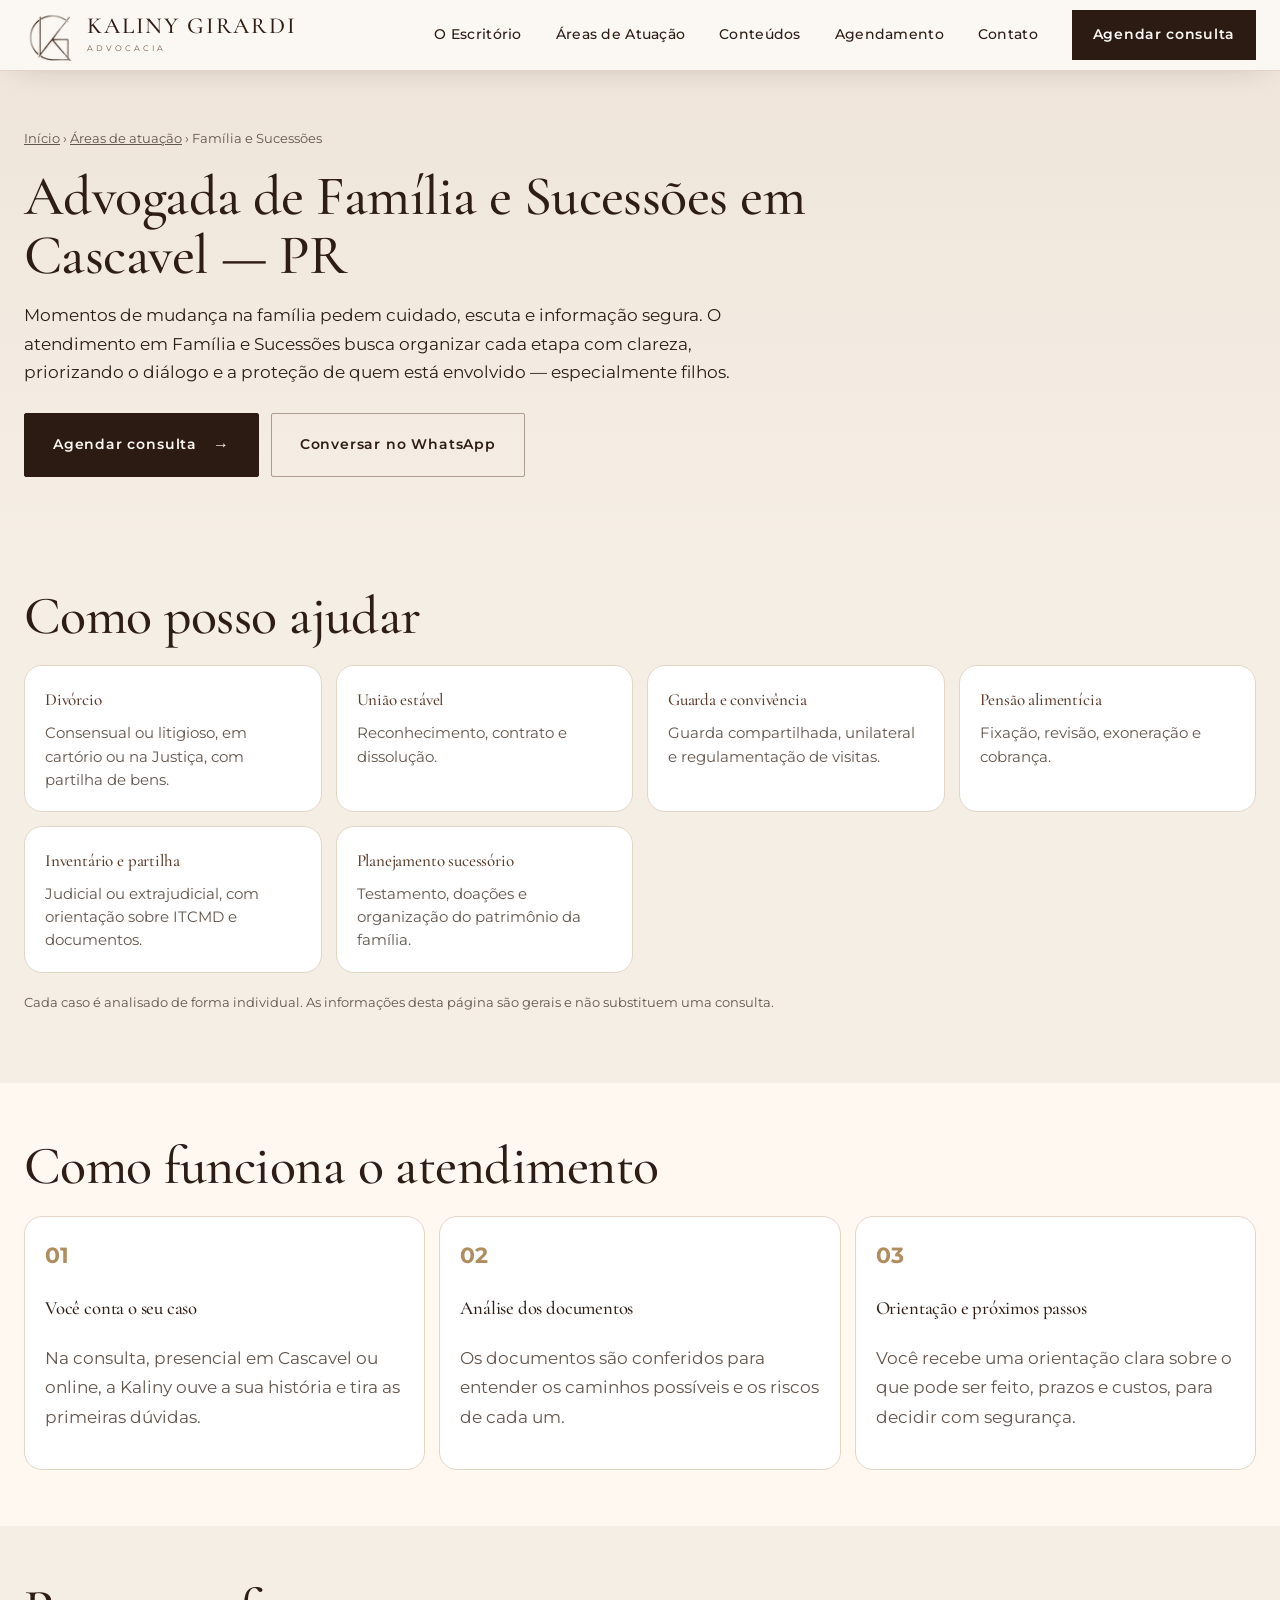
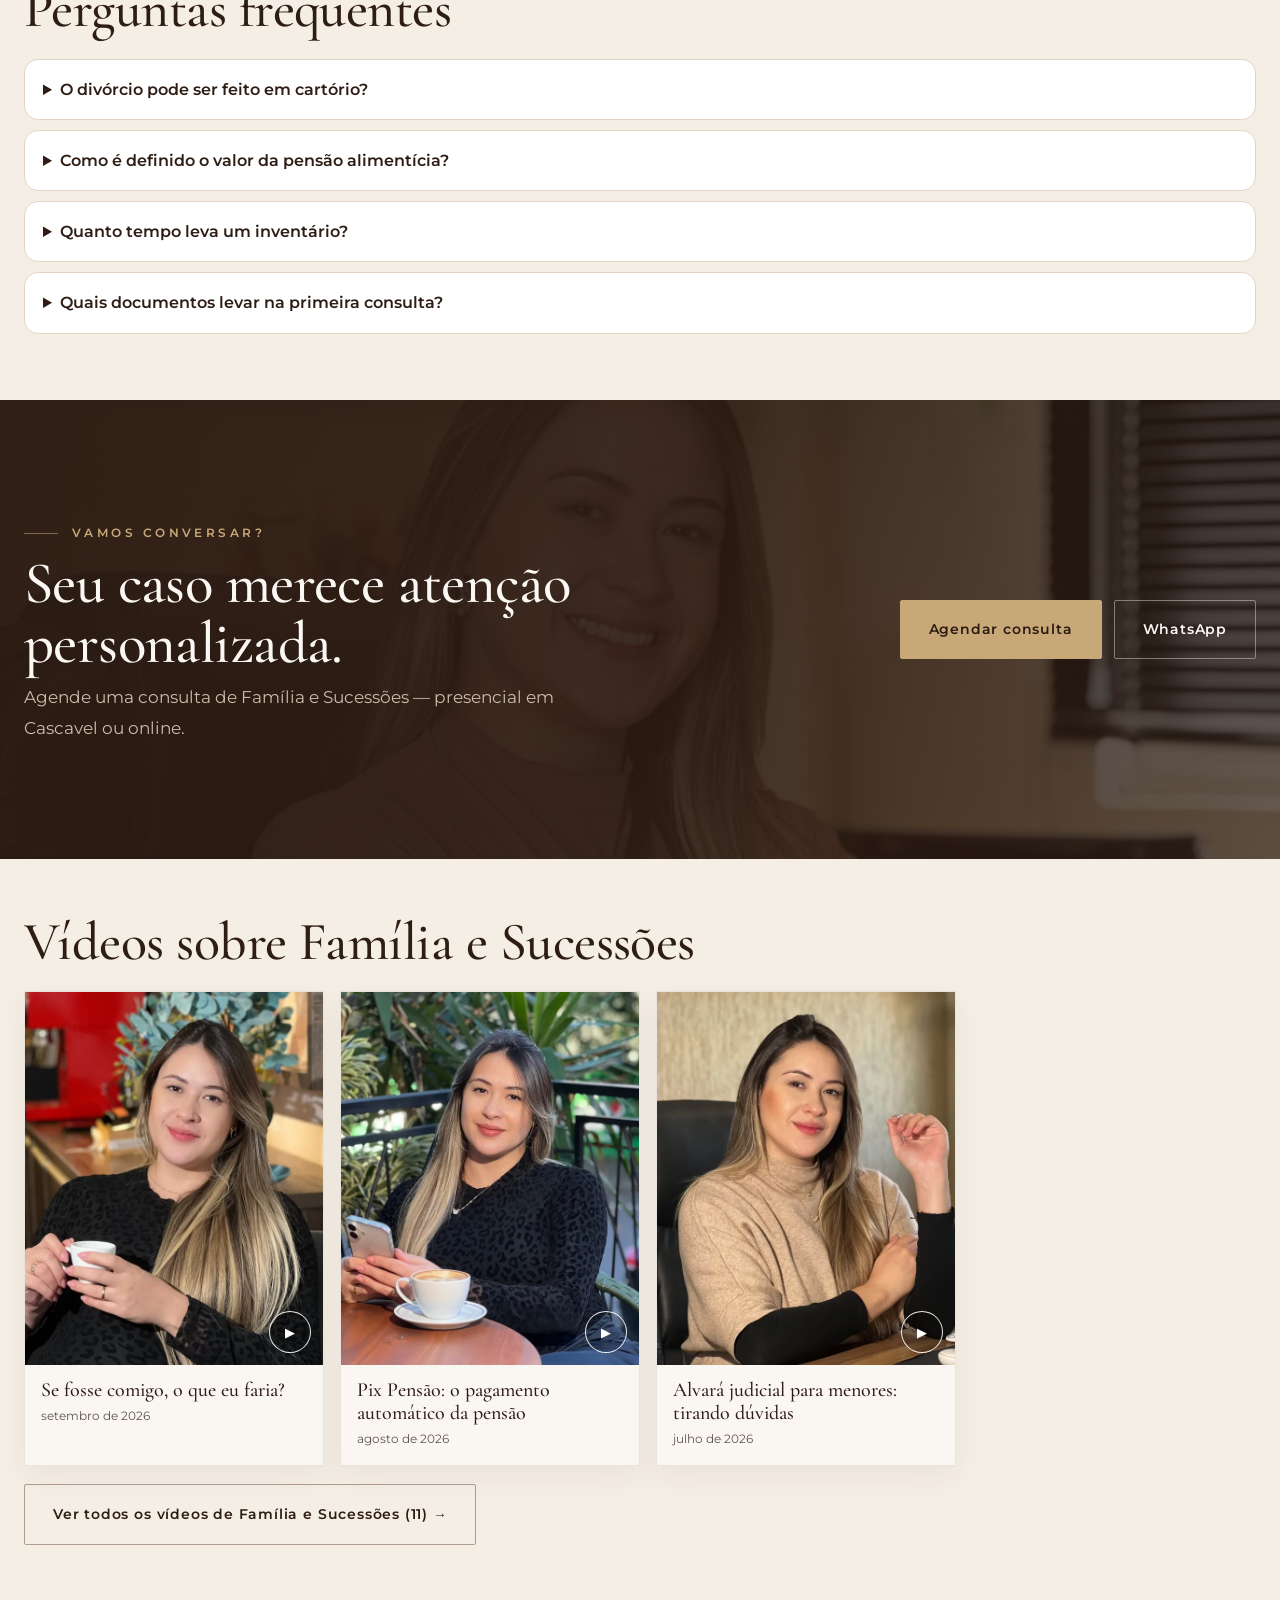
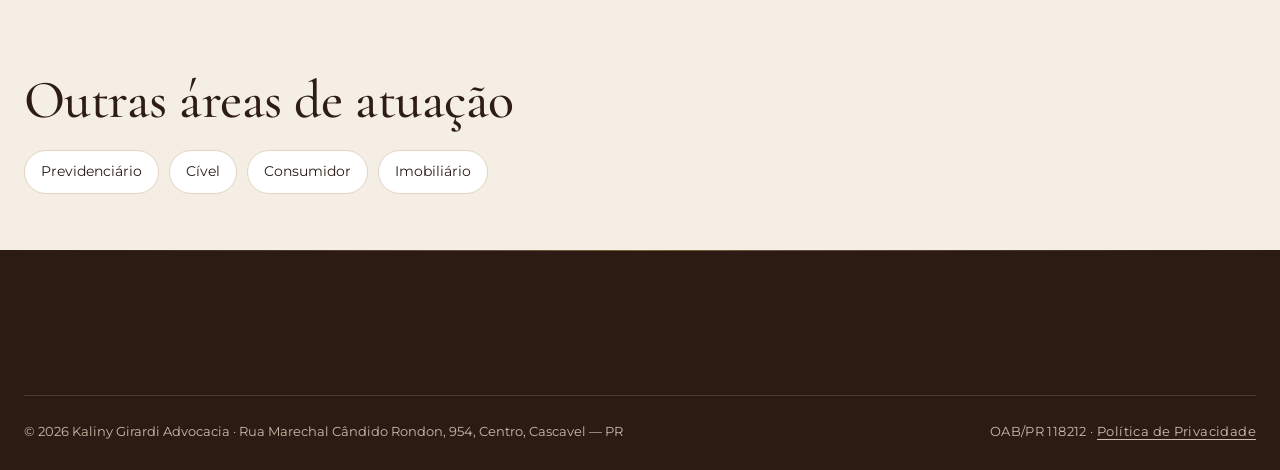
<file: areas/familia-e-sucessoes.html>
<!doctype html>
<html lang="pt-BR">
<head>
<meta charset="utf-8"><meta name="viewport" content="width=device-width,initial-scale=1">
<title>Advogada de Família e Sucessões em Cascavel — PR | Kaliny Girardi Advocacia</title>
<meta name="description" content="Divórcio, união estável, guarda, pensão alimentícia, inventário e planejamento sucessório em Cascavel – PR. Atendimento acolhedor e orientação clara. Agende uma consulta.">
<link rel="canonical" href="https://kalinygirardiadvocacia.com.br/areas/familia-e-sucessoes.html">
<meta property="og:type" content="website"><meta property="og:locale" content="pt_BR"><meta property="og:site_name" content="Kaliny Girardi Advocacia">
<meta property="og:title" content="Advogada de Família e Sucessões em Cascavel — PR"><meta property="og:description" content="Divórcio, união estável, guarda, pensão alimentícia, inventário e planejamento sucessório em Cascavel – PR. Atendimento acolhedor e orientação clara. Agende uma consulta."><meta property="og:url" content="https://kalinygirardiadvocacia.com.br/areas/familia-e-sucessoes.html"><meta property="og:image" content="https://kalinygirardiadvocacia.com.br/assets/og-image.jpg"><meta property="og:image:secure_url" content="https://kalinygirardiadvocacia.com.br/assets/og-image.jpg"><meta property="og:image:type" content="image/jpeg"><meta name="twitter:card" content="summary_large_image"><meta name="twitter:title" content="Advogada de Família e Sucessões em Cascavel — PR"><meta name="twitter:description" content="Divórcio, união estável, guarda, pensão alimentícia, inventário e planejamento sucessório em Cascavel – PR. Atendimento acolhedor e orientação clara. Agende uma consulta."><meta name="twitter:image" content="https://kalinygirardiadvocacia.com.br/assets/og-image.jpg"><meta property="og:image:width" content="1200"><meta property="og:image:height" content="630"><meta property="og:image:alt" content="Kaliny Girardi Advocacia — Cascavel, PR">
<link rel="stylesheet" href="../css/style.css"><link rel="stylesheet" href="../css/premium.css"><style>
.ap-page{background:var(--cream)}.ap-hero{padding:56px 0 56px;background:linear-gradient(180deg,#efe5da,var(--cream))}
.ap-crumb{font-size:13px;color:var(--muted);margin-bottom:18px}.ap-crumb a{text-decoration:underline}
.ap-hero h1{font-family:'Cormorant Garamond',Georgia,serif;font-weight:500;font-size:clamp(34px,5vw,56px);line-height:1.05;color:var(--brown-dark);margin:0 0 16px;max-width:820px}
.ap-hero p{font-size:17px;line-height:1.7;color:var(--ink);max-width:720px;margin:0 0 26px}.ap-cta{display:flex;gap:12px;flex-wrap:wrap}
.ap-sec{padding:56px 0}.ap-sec h2{font-family:'Cormorant Garamond',Georgia,serif;font-weight:500;font-size:clamp(28px,3.5vw,40px);color:var(--brown-dark);margin:0 0 22px}
.ap-items{display:grid;grid-template-columns:repeat(auto-fill,minmax(260px,1fr));gap:14px}.ap-item{background:#fff;border:1px solid var(--line);border-radius:18px;padding:20px}
.ap-item h3{margin:0 0 6px;font-size:17px;color:var(--brown)}.ap-item p{margin:0;color:var(--muted);line-height:1.55;font-size:15px}
.ap-steps{display:grid;grid-template-columns:repeat(3,minmax(0,1fr));gap:14px}.ap-steps div{background:#fff;border-radius:18px;padding:20px;border:1px solid var(--line)}.ap-steps b{color:var(--gold);font-size:22px}
.ap-faq details{background:#fff;border:1px solid var(--line);border-radius:14px;padding:16px 18px;margin-bottom:10px}.ap-faq summary{cursor:pointer;font-weight:600;color:var(--brown-dark);font-size:16px}
.ap-faq p{margin:10px 0 0;line-height:1.65;color:var(--ink)}.ap-note{font-size:13px;color:var(--muted);margin-top:18px}
.ap-other{display:flex;flex-wrap:wrap;gap:10px}.ap-other a{border:1px solid var(--line);background:#fff;border-radius:999px;padding:9px 16px;font-size:14px}
@media(max-width:760px){.ap-hero{padding:36px 0 36px}.ap-steps{grid-template-columns:1fr}.ap-sec{padding:40px 0}}
</style>
<script type="application/ld+json">[{"@context": "https://schema.org", "@type": "LegalService", "name": "Kaliny Girardi Advocacia", "url": "https://kalinygirardiadvocacia.com.br/", "telephone": "+55-45-99843-4981", "areaServed": "Cascavel – PR", "knowsAbout": "Família e Sucessões", "address": {"@type": "PostalAddress", "streetAddress": "Rua Marechal Cândido Rondon, 954", "addressLocality": "Cascavel", "addressRegion": "PR", "postalCode": "85802-130", "addressCountry": "BR"}}, {"@context": "https://schema.org", "@type": "BreadcrumbList", "itemListElement": [{"@type": "ListItem", "position": 1, "name": "Início", "item": "https://kalinygirardiadvocacia.com.br/"}, {"@type": "ListItem", "position": 2, "name": "Família e Sucessões", "item": "https://kalinygirardiadvocacia.com.br/areas/familia-e-sucessoes.html"}]}, {"@context": "https://schema.org", "@type": "FAQPage", "mainEntity": [{"@type": "Question", "name": "O divórcio pode ser feito em cartório?", "acceptedAnswer": {"@type": "Answer", "text": "Sim, quando há acordo entre o casal. Havendo filhos menores ou incapazes, as questões de guarda, convivência e pensão precisam estar resolvidas na Justiça. Em qualquer caso, é obrigatória a participação de advogado."}}, {"@type": "Question", "name": "Como é definido o valor da pensão alimentícia?", "acceptedAnswer": {"@type": "Answer", "text": "Não existe um percentual fixo em lei. O valor considera as necessidades de quem recebe e as possibilidades de quem paga, e pode ser revisto quando a situação de qualquer um deles muda."}}, {"@type": "Question", "name": "Quanto tempo leva um inventário?", "acceptedAnswer": {"@type": "Answer", "text": "Depende do caso. Quando todos os herdeiros concordam e os documentos estão em ordem, o inventário em cartório costuma ser bem mais rápido do que o judicial. O imposto (ITCMD) deve ser pago antes da partilha."}}, {"@type": "Question", "name": "Quais documentos levar na primeira consulta?", "acceptedAnswer": {"@type": "Answer", "text": "Documento pessoal com foto, certidão de casamento ou nascimento atualizada e, se houver, documentos dos bens e comprovantes de renda. Se não tiver tudo, não tem problema: a consulta também serve para organizar o que será preciso."}}]}]</script>
<link rel="icon" href="/favicon.ico" sizes="any"><link rel="icon" type="image/png" sizes="32x32" href="/assets/icons/favicon-32.png"><link rel="apple-touch-icon" href="/assets/icons/apple-touch-icon.png"><link rel="manifest" href="/site.webmanifest"><meta name="theme-color" content="#5a3b2b"><link rel="preload" href="../assets/fonts/montserrat-latin-400-normal.woff2" as="font" type="font/woff2" crossorigin><link rel="preload" href="../assets/fonts/cormorant-garamond-latin-500-normal.woff2" as="font" type="font/woff2" crossorigin><style id="klRel">.kl-rel{display:grid;grid-template-columns:repeat(auto-fill,minmax(230px,300px));gap:16px;margin-top:6px}.kl-rel a{display:block;background:#faf7f3;border:1px solid rgba(105,78,59,.12);box-shadow:0 10px 28px rgba(72,47,32,.06)}.kl-rel .r-img{position:relative;display:block;aspect-ratio:4/5;background:#5a3b2b center/cover no-repeat}.kl-rel .r-img:after{content:"▶";position:absolute;right:12px;bottom:12px;width:40px;height:40px;border-radius:50%;border:1.5px solid rgba(255,255,255,.9);color:#fff;display:flex;align-items:center;justify-content:center;font-size:13px;background:rgba(0,0,0,.18)}.kl-rel b{display:block;font:500 20px/1.15 "Cormorant Garamond",Georgia,serif;color:var(--brown-dark);padding:14px 16px 4px}.kl-rel small{display:block;padding:0 16px 16px;color:var(--muted);font-size:12px}</style></head>
<body class="ap-page">
<header class="site-header scrolled"><div class="container nav">
<a class="brand" href="../index.html"><img src="../assets/logo-mark-112.webp" width="112" height="112" alt="Logo Kaliny Girardi" width="500" height="500"><span class="brand-name"><strong>KALINY GIRARDI</strong><small>ADVOCACIA</small></span></a>
<nav class="navlinks" id="siteNav"><a href="../index.html#escritorio">O Escritório</a><a href="../index.html#atuacao">Áreas de Atuação</a><a href="../index.html#conteudos">Conteúdos</a><a href="../index.html?agendar=Família e Sucessões#agendamento">Agendamento</a><a href="../index.html#contato">Contato</a><a class="nav-cta" href="../index.html?agendar=#agendamento">Agendar consulta</a></nav><button class="menu" type="button" aria-label="Abrir menu" aria-expanded="false" aria-controls="siteNav">☰</button>
</div></header>
<main>
<section class="ap-hero"><div class="container">
<div class="ap-crumb"><a href="../index.html">Início</a> › <a href="../index.html#atuacao">Áreas de atuação</a> › Família e Sucessões</div>
<h1>Advogada de Família e Sucessões em Cascavel — PR</h1>
<p>Momentos de mudança na família pedem cuidado, escuta e informação segura. O atendimento em Família e Sucessões busca organizar cada etapa com clareza, priorizando o diálogo e a proteção de quem está envolvido — especialmente filhos.</p>
<div class="ap-cta"><a class="btn primary" href="../index.html?agendar=Família e Sucessões#agendamento">Agendar consulta <span>→</span></a><a class="btn ghost" href="https://wa.me/5545998434981?text=Ol%C3%A1%21%20Vim%20pelo%20site%20da%20Kaliny%20Girardi%20Advocacia%20e%20gostaria%20de%20falar%20sobre%20uma%20quest%C3%A3o%20de%20Fam%C3%ADlia%20e%20Sucess%C3%B5es." target="_blank" rel="noopener">Conversar no WhatsApp</a></div>
</div></section>
<section class="ap-sec"><div class="container"><h2>Como posso ajudar</h2><div class="ap-items">
<div class="ap-item"><h3>Divórcio</h3><p>Consensual ou litigioso, em cartório ou na Justiça, com partilha de bens.</p></div><div class="ap-item"><h3>União estável</h3><p>Reconhecimento, contrato e dissolução.</p></div><div class="ap-item"><h3>Guarda e convivência</h3><p>Guarda compartilhada, unilateral e regulamentação de visitas.</p></div><div class="ap-item"><h3>Pensão alimentícia</h3><p>Fixação, revisão, exoneração e cobrança.</p></div><div class="ap-item"><h3>Inventário e partilha</h3><p>Judicial ou extrajudicial, com orientação sobre ITCMD e documentos.</p></div><div class="ap-item"><h3>Planejamento sucessório</h3><p>Testamento, doações e organização do patrimônio da família.</p></div>
</div><p class="ap-note">Cada caso é analisado de forma individual. As informações desta página são gerais e não substituem uma consulta.</p></div></section>
<section class="ap-sec" style="background:#fff8f1"><div class="container"><h2>Como funciona o atendimento</h2><div class="ap-steps">
<div><b>01</b><h3>Você conta o seu caso</h3><p>Na consulta, presencial em Cascavel ou online, a Kaliny ouve a sua história e tira as primeiras dúvidas.</p></div>
<div><b>02</b><h3>Análise dos documentos</h3><p>Os documentos são conferidos para entender os caminhos possíveis e os riscos de cada um.</p></div>
<div><b>03</b><h3>Orientação e próximos passos</h3><p>Você recebe uma orientação clara sobre o que pode ser feito, prazos e custos, para decidir com segurança.</p></div>
</div></div></section>
<section class="ap-sec ap-faq"><div class="container"><h2>Perguntas frequentes</h2>
<details><summary>O divórcio pode ser feito em cartório?</summary><p>Sim, quando há acordo entre o casal. Havendo filhos menores ou incapazes, as questões de guarda, convivência e pensão precisam estar resolvidas na Justiça. Em qualquer caso, é obrigatória a participação de advogado.</p></details><details><summary>Como é definido o valor da pensão alimentícia?</summary><p>Não existe um percentual fixo em lei. O valor considera as necessidades de quem recebe e as possibilidades de quem paga, e pode ser revisto quando a situação de qualquer um deles muda.</p></details><details><summary>Quanto tempo leva um inventário?</summary><p>Depende do caso. Quando todos os herdeiros concordam e os documentos estão em ordem, o inventário em cartório costuma ser bem mais rápido do que o judicial. O imposto (ITCMD) deve ser pago antes da partilha.</p></details><details><summary>Quais documentos levar na primeira consulta?</summary><p>Documento pessoal com foto, certidão de casamento ou nascimento atualizada e, se houver, documentos dos bens e comprovantes de renda. Se não tiver tudo, não tem problema: a consulta também serve para organizar o que será preciso.</p></details>
</div></section>
<section class="cta"><div class="container cta-inner"><div><span class="eyebrow light">Vamos conversar?</span><h2>Seu caso merece atenção personalizada.</h2><p>Agende uma consulta de Família e Sucessões — presencial em Cascavel ou online.</p></div><div class="cta-actions"><a class="btn gold" href="../index.html?agendar=Família e Sucessões#agendamento">Agendar consulta</a><a class="btn ghost" href="https://wa.me/5545998434981?text=Ol%C3%A1%21%20Vim%20pelo%20site%20da%20Kaliny%20Girardi%20Advocacia%20e%20gostaria%20de%20falar%20sobre%20uma%20quest%C3%A3o%20de%20Fam%C3%ADlia%20e%20Sucess%C3%B5es." target="_blank" rel="noopener">WhatsApp</a></div></div></section>
<section class="ap-sec kl-link"><div class="container"><h2>Vídeos sobre Família e Sucessões</h2><div class="kl-rel"><a href="../conteudos.html?v=DczVs4wRCd1"><span class="r-img" style="background-image:url(../assets/conteudos/DczVs4wRCd1.webp);background-position:center 22%"></span><b>Se fosse comigo, o que eu faria?</b><small>setembro de 2026</small></a><a href="../conteudos.html?v=Db_78jXRFzT"><span class="r-img" style="background-image:url(../assets/conteudos/Db_78jXRFzT.webp);background-position:center 22%"></span><b>Pix Pensão: o pagamento automático da pensão</b><small>agosto de 2026</small></a><a href="../conteudos.html?v=Daly9WZR1Tw"><span class="r-img" style="background-image:url(../assets/conteudos/Daly9WZR1Tw.webp);background-position:center 22%"></span><b>Alvará judicial para menores: tirando dúvidas</b><small>julho de 2026</small></a></div><p style="margin-top:18px"><a class="btn ghost" href="../conteudos.html?area=Família e Sucessões">Ver todos os vídeos de Família e Sucessões (11) →</a></p></div></section>
<section class="ap-sec"><div class="container"><h2 style="font-size:28px">Outras áreas de atuação</h2><div class="ap-other"><a href="previdenciario.html">Previdenciário</a><a href="civel.html">Cível</a><a href="consumidor.html">Consumidor</a><a href="imobiliario.html">Imobiliário</a></div></div></section>
</main>
<footer><div class="container"><div class="footer-bottom"><span>© 2026 Kaliny Girardi Advocacia · Rua Marechal Cândido Rondon, 954, Centro, Cascavel — PR</span><span>OAB/PR 118212 · <a href="../privacidade.html">Política de Privacidade</a></span></div></div></footer>
<script>
/* V145.32 — menu do celular */
(function(){var b=document.querySelector('.site-header .menu'),n=document.querySelector('.site-header .navlinks');if(!b||!n)return;
function set(o){n.classList.toggle('open',o);b.setAttribute('aria-expanded',o?'true':'false');b.textContent=o?'✕':'☰';b.setAttribute('aria-label',o?'Fechar menu':'Abrir menu')}
b.addEventListener('click',function(e){e.stopPropagation();set(!n.classList.contains('open'))});
n.addEventListener('click',function(e){if(e.target.closest('a'))set(false)});
document.addEventListener('click',function(e){if(n.classList.contains('open')&&!e.target.closest('.site-header'))set(false)});
document.addEventListener('keydown',function(e){if(e.key==='Escape')set(false)});})();
</script><script src="../assets/premium.js?v=20261111" defer></script>
</body></html>
</file>
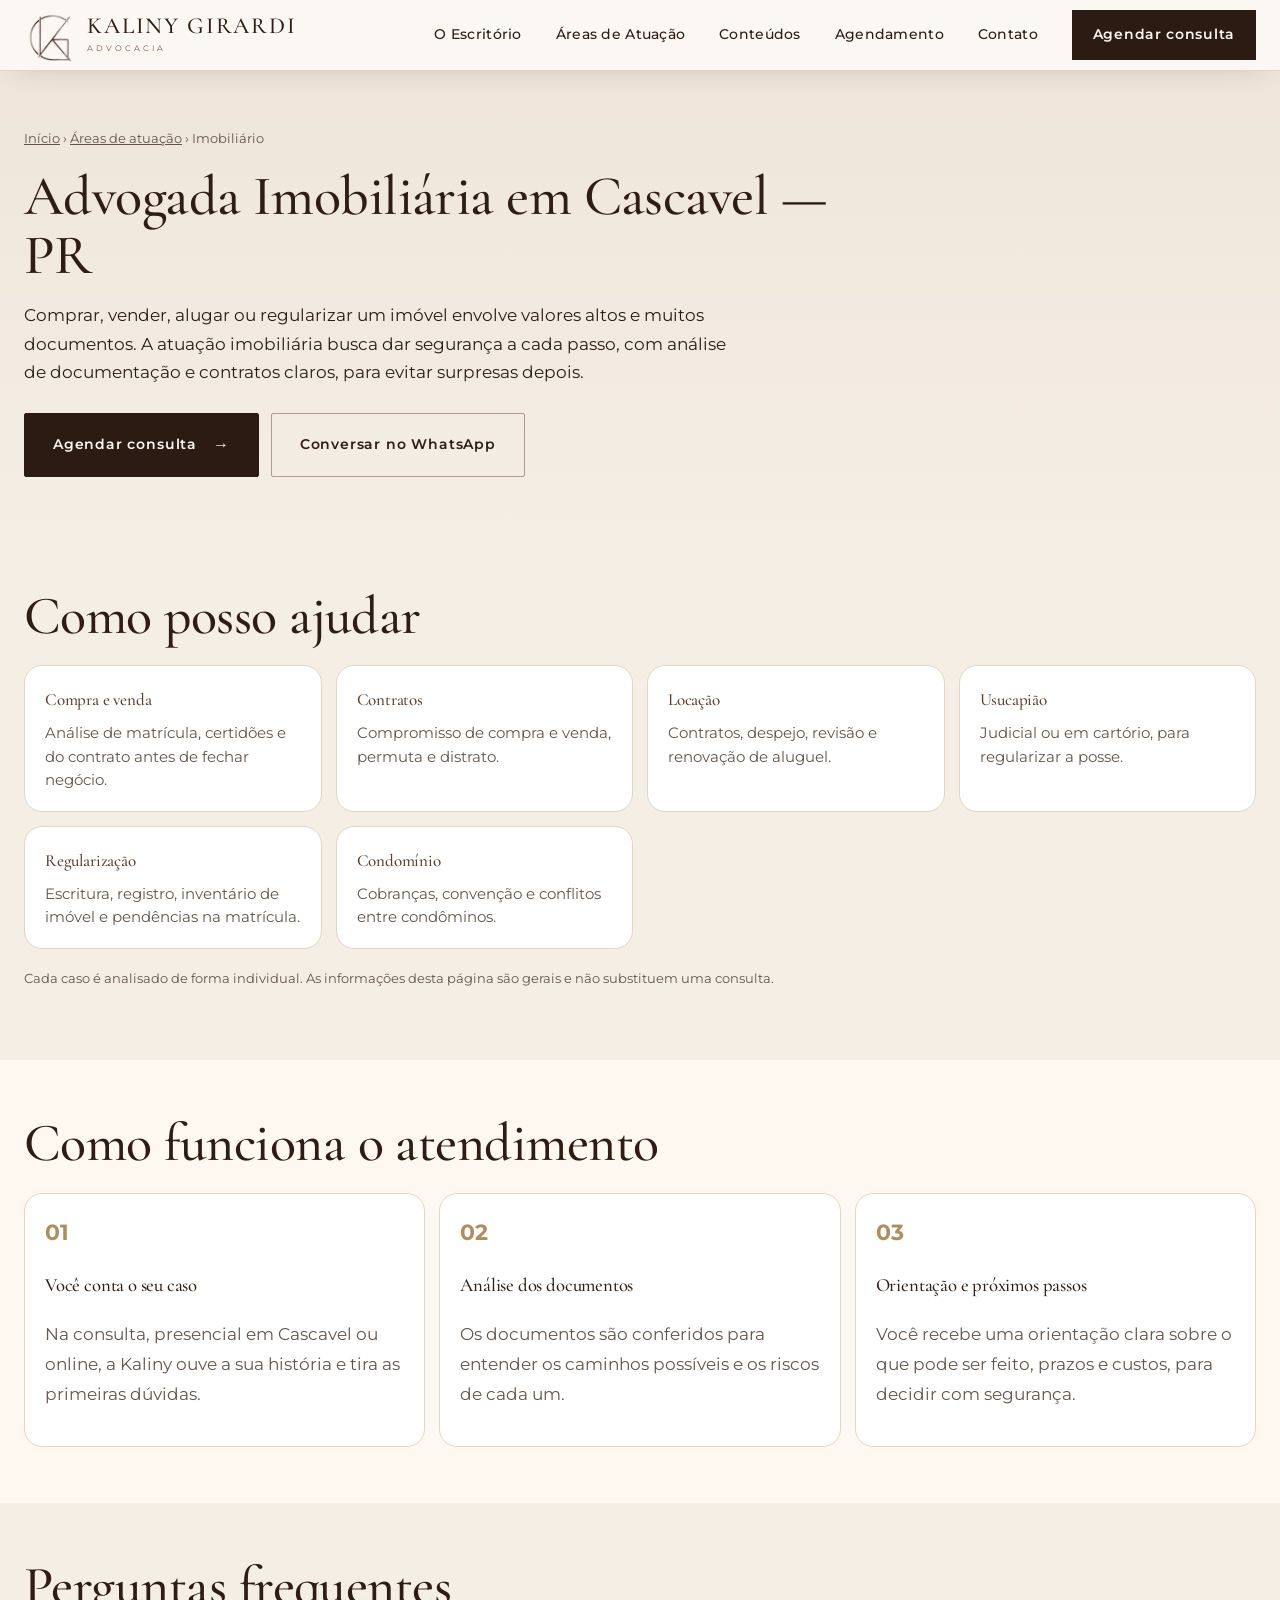
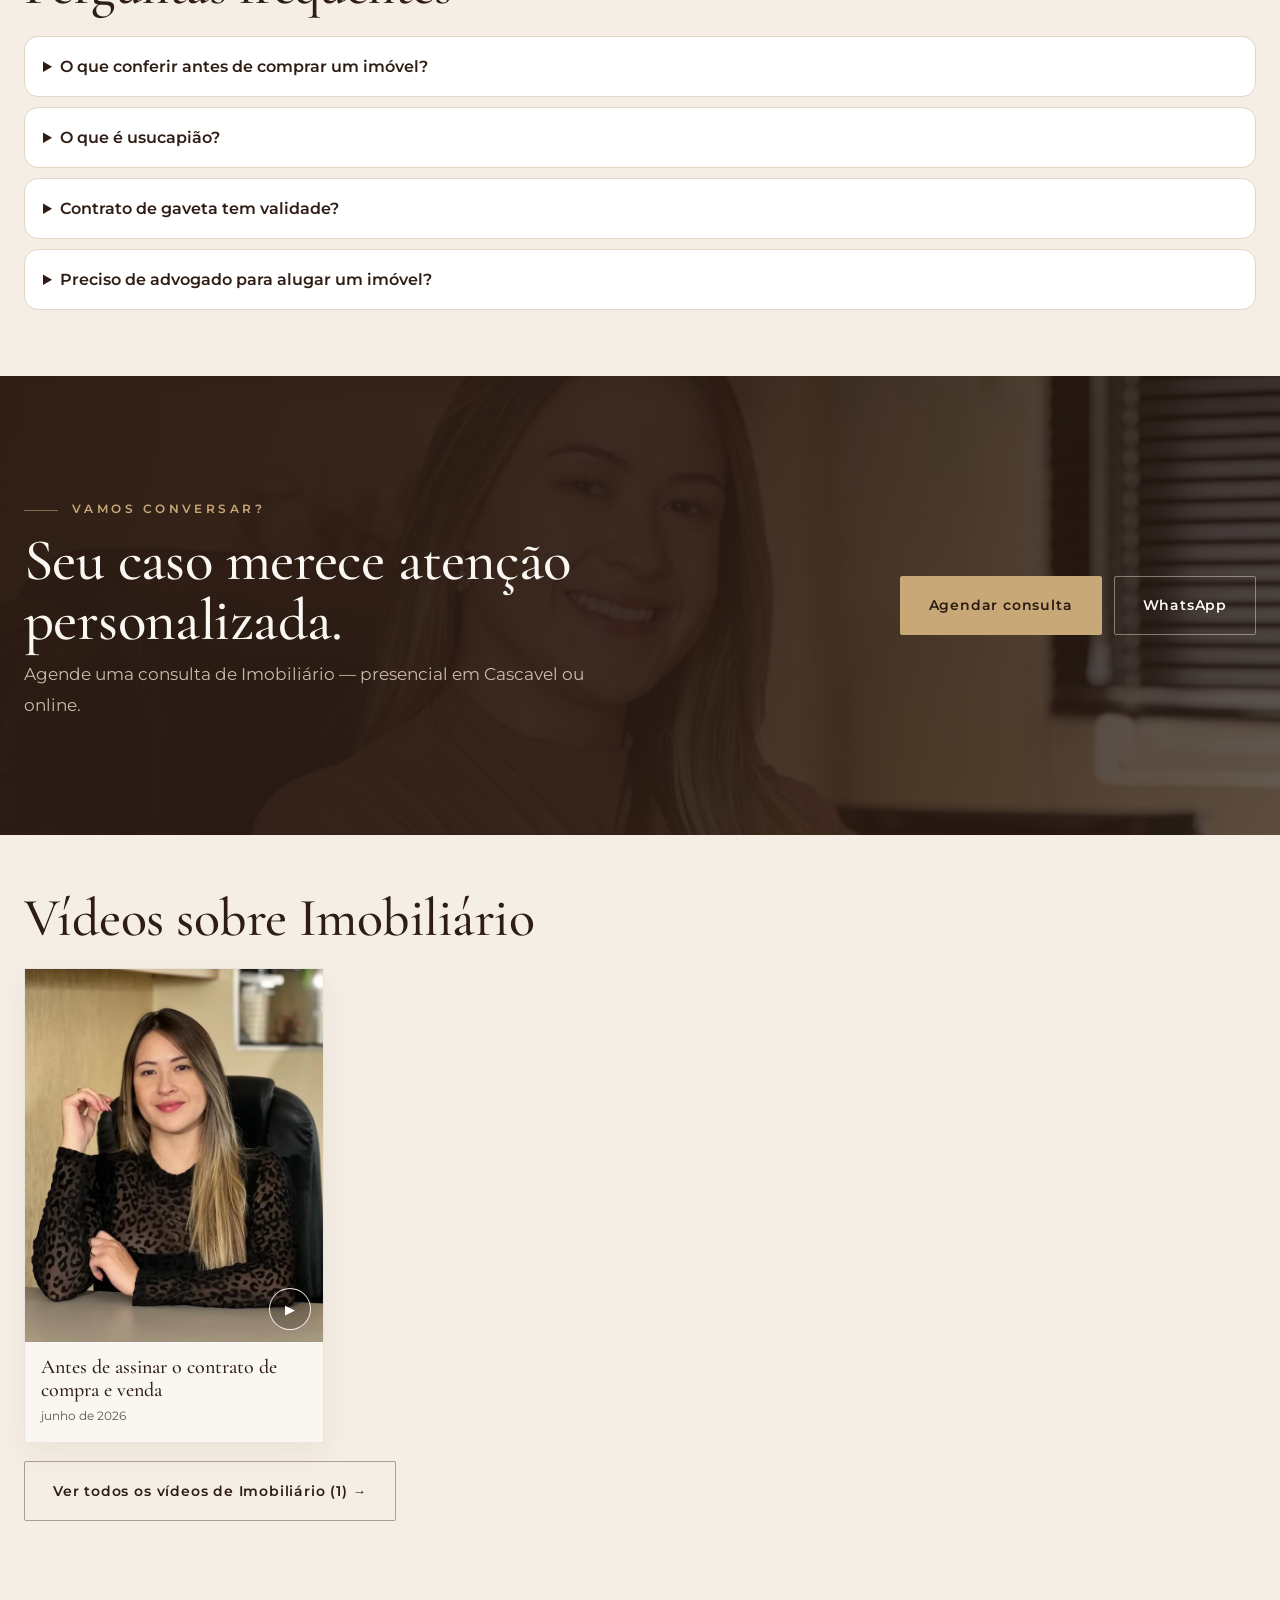
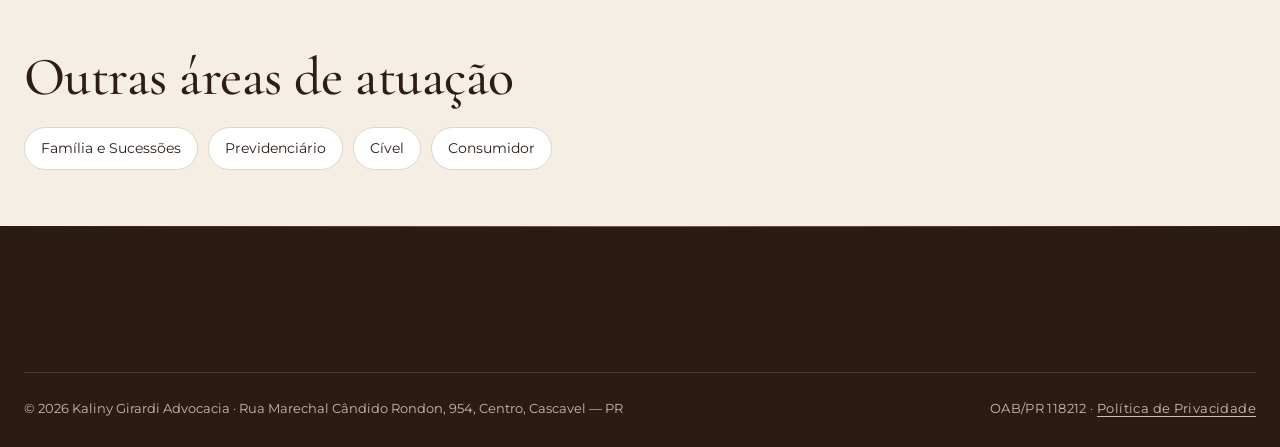
<file: areas/imobiliario.html>
<!doctype html>
<html lang="pt-BR">
<head>
<meta charset="utf-8"><meta name="viewport" content="width=device-width,initial-scale=1">
<title>Advogada Imobiliária em Cascavel — PR | Kaliny Girardi Advocacia</title>
<meta name="description" content="Compra e venda, contratos, locação, usucapião e regularização de imóveis em Cascavel – PR. Segurança jurídica para negócios imobiliários.">
<link rel="canonical" href="https://kalinygirardiadvocacia.com.br/areas/imobiliario.html">
<meta property="og:type" content="website"><meta property="og:locale" content="pt_BR"><meta property="og:site_name" content="Kaliny Girardi Advocacia">
<meta property="og:title" content="Advogada Imobiliária em Cascavel — PR"><meta property="og:description" content="Compra e venda, contratos, locação, usucapião e regularização de imóveis em Cascavel – PR. Segurança jurídica para negócios imobiliários."><meta property="og:url" content="https://kalinygirardiadvocacia.com.br/areas/imobiliario.html"><meta property="og:image" content="https://kalinygirardiadvocacia.com.br/assets/og-image.jpg"><meta property="og:image:secure_url" content="https://kalinygirardiadvocacia.com.br/assets/og-image.jpg"><meta property="og:image:type" content="image/jpeg"><meta name="twitter:card" content="summary_large_image"><meta name="twitter:title" content="Advogada Imobiliária em Cascavel — PR"><meta name="twitter:description" content="Compra e venda, contratos, locação, usucapião e regularização de imóveis em Cascavel – PR. Segurança jurídica para negócios imobiliários."><meta name="twitter:image" content="https://kalinygirardiadvocacia.com.br/assets/og-image.jpg"><meta property="og:image:width" content="1200"><meta property="og:image:height" content="630"><meta property="og:image:alt" content="Kaliny Girardi Advocacia — Cascavel, PR">
<link rel="stylesheet" href="../css/style.css"><link rel="stylesheet" href="../css/premium.css"><style>
.ap-page{background:var(--cream)}.ap-hero{padding:56px 0 56px;background:linear-gradient(180deg,#efe5da,var(--cream))}
.ap-crumb{font-size:13px;color:var(--muted);margin-bottom:18px}.ap-crumb a{text-decoration:underline}
.ap-hero h1{font-family:'Cormorant Garamond',Georgia,serif;font-weight:500;font-size:clamp(34px,5vw,56px);line-height:1.05;color:var(--brown-dark);margin:0 0 16px;max-width:820px}
.ap-hero p{font-size:17px;line-height:1.7;color:var(--ink);max-width:720px;margin:0 0 26px}.ap-cta{display:flex;gap:12px;flex-wrap:wrap}
.ap-sec{padding:56px 0}.ap-sec h2{font-family:'Cormorant Garamond',Georgia,serif;font-weight:500;font-size:clamp(28px,3.5vw,40px);color:var(--brown-dark);margin:0 0 22px}
.ap-items{display:grid;grid-template-columns:repeat(auto-fill,minmax(260px,1fr));gap:14px}.ap-item{background:#fff;border:1px solid var(--line);border-radius:18px;padding:20px}
.ap-item h3{margin:0 0 6px;font-size:17px;color:var(--brown)}.ap-item p{margin:0;color:var(--muted);line-height:1.55;font-size:15px}
.ap-steps{display:grid;grid-template-columns:repeat(3,minmax(0,1fr));gap:14px}.ap-steps div{background:#fff;border-radius:18px;padding:20px;border:1px solid var(--line)}.ap-steps b{color:var(--gold);font-size:22px}
.ap-faq details{background:#fff;border:1px solid var(--line);border-radius:14px;padding:16px 18px;margin-bottom:10px}.ap-faq summary{cursor:pointer;font-weight:600;color:var(--brown-dark);font-size:16px}
.ap-faq p{margin:10px 0 0;line-height:1.65;color:var(--ink)}.ap-note{font-size:13px;color:var(--muted);margin-top:18px}
.ap-other{display:flex;flex-wrap:wrap;gap:10px}.ap-other a{border:1px solid var(--line);background:#fff;border-radius:999px;padding:9px 16px;font-size:14px}
@media(max-width:760px){.ap-hero{padding:36px 0 36px}.ap-steps{grid-template-columns:1fr}.ap-sec{padding:40px 0}}
</style>
<script type="application/ld+json">[{"@context": "https://schema.org", "@type": "LegalService", "name": "Kaliny Girardi Advocacia", "url": "https://kalinygirardiadvocacia.com.br/", "telephone": "+55-45-99843-4981", "areaServed": "Cascavel – PR", "knowsAbout": "Imobiliário", "address": {"@type": "PostalAddress", "streetAddress": "Rua Marechal Cândido Rondon, 954", "addressLocality": "Cascavel", "addressRegion": "PR", "postalCode": "85802-130", "addressCountry": "BR"}}, {"@context": "https://schema.org", "@type": "BreadcrumbList", "itemListElement": [{"@type": "ListItem", "position": 1, "name": "Início", "item": "https://kalinygirardiadvocacia.com.br/"}, {"@type": "ListItem", "position": 2, "name": "Imobiliário", "item": "https://kalinygirardiadvocacia.com.br/areas/imobiliario.html"}]}, {"@context": "https://schema.org", "@type": "FAQPage", "mainEntity": [{"@type": "Question", "name": "O que conferir antes de comprar um imóvel?", "acceptedAnswer": {"@type": "Answer", "text": "A matrícula atualizada, as certidões do imóvel e dos vendedores, a situação de IPTU e condomínio e se o imóvel está livre de dívidas e penhoras. A análise prévia evita comprar um problema."}}, {"@type": "Question", "name": "O que é usucapião?", "acceptedAnswer": {"@type": "Answer", "text": "É a forma de adquirir a propriedade pela posse prolongada, contínua e sem oposição, cumpridos os requisitos de tempo previstos em lei. Pode ser feita na Justiça ou em cartório, conforme o caso."}}, {"@type": "Question", "name": "Contrato de gaveta tem validade?", "acceptedAnswer": {"@type": "Answer", "text": "Ele vale entre as partes, mas não transfere a propriedade. Para isso, é preciso escritura e registro no Cartório de Imóveis. A regularização protege quem comprou."}}, {"@type": "Question", "name": "Preciso de advogado para alugar um imóvel?", "acceptedAnswer": {"@type": "Answer", "text": "Não é obrigatório, mas um contrato bem feito evita conflitos sobre reajuste, garantia, reformas e devolução do imóvel."}}]}]</script>
<link rel="icon" href="/favicon.ico" sizes="any"><link rel="icon" type="image/png" sizes="32x32" href="/assets/icons/favicon-32.png"><link rel="apple-touch-icon" href="/assets/icons/apple-touch-icon.png"><link rel="manifest" href="/site.webmanifest"><meta name="theme-color" content="#5a3b2b"><link rel="preload" href="../assets/fonts/montserrat-latin-400-normal.woff2" as="font" type="font/woff2" crossorigin><link rel="preload" href="../assets/fonts/cormorant-garamond-latin-500-normal.woff2" as="font" type="font/woff2" crossorigin><style id="klRel">.kl-rel{display:grid;grid-template-columns:repeat(auto-fill,minmax(230px,300px));gap:16px;margin-top:6px}.kl-rel a{display:block;background:#faf7f3;border:1px solid rgba(105,78,59,.12);box-shadow:0 10px 28px rgba(72,47,32,.06)}.kl-rel .r-img{position:relative;display:block;aspect-ratio:4/5;background:#5a3b2b center/cover no-repeat}.kl-rel .r-img:after{content:"▶";position:absolute;right:12px;bottom:12px;width:40px;height:40px;border-radius:50%;border:1.5px solid rgba(255,255,255,.9);color:#fff;display:flex;align-items:center;justify-content:center;font-size:13px;background:rgba(0,0,0,.18)}.kl-rel b{display:block;font:500 20px/1.15 "Cormorant Garamond",Georgia,serif;color:var(--brown-dark);padding:14px 16px 4px}.kl-rel small{display:block;padding:0 16px 16px;color:var(--muted);font-size:12px}</style></head>
<body class="ap-page">
<header class="site-header scrolled"><div class="container nav">
<a class="brand" href="../index.html"><img src="../assets/logo-mark-112.webp" width="112" height="112" alt="Logo Kaliny Girardi" width="500" height="500"><span class="brand-name"><strong>KALINY GIRARDI</strong><small>ADVOCACIA</small></span></a>
<nav class="navlinks" id="siteNav"><a href="../index.html#escritorio">O Escritório</a><a href="../index.html#atuacao">Áreas de Atuação</a><a href="../index.html#conteudos">Conteúdos</a><a href="../index.html?agendar=Imobiliário#agendamento">Agendamento</a><a href="../index.html#contato">Contato</a><a class="nav-cta" href="../index.html?agendar=#agendamento">Agendar consulta</a></nav><button class="menu" type="button" aria-label="Abrir menu" aria-expanded="false" aria-controls="siteNav">☰</button>
</div></header>
<main>
<section class="ap-hero"><div class="container">
<div class="ap-crumb"><a href="../index.html">Início</a> › <a href="../index.html#atuacao">Áreas de atuação</a> › Imobiliário</div>
<h1>Advogada Imobiliária em Cascavel — PR</h1>
<p>Comprar, vender, alugar ou regularizar um imóvel envolve valores altos e muitos documentos. A atuação imobiliária busca dar segurança a cada passo, com análise de documentação e contratos claros, para evitar surpresas depois.</p>
<div class="ap-cta"><a class="btn primary" href="../index.html?agendar=Imobiliário#agendamento">Agendar consulta <span>→</span></a><a class="btn ghost" href="https://wa.me/5545998434981?text=Ol%C3%A1%21%20Vim%20pelo%20site%20da%20Kaliny%20Girardi%20Advocacia%20e%20gostaria%20de%20falar%20sobre%20uma%20quest%C3%A3o%20de%20Imobili%C3%A1rio." target="_blank" rel="noopener">Conversar no WhatsApp</a></div>
</div></section>
<section class="ap-sec"><div class="container"><h2>Como posso ajudar</h2><div class="ap-items">
<div class="ap-item"><h3>Compra e venda</h3><p>Análise de matrícula, certidões e do contrato antes de fechar negócio.</p></div><div class="ap-item"><h3>Contratos</h3><p>Compromisso de compra e venda, permuta e distrato.</p></div><div class="ap-item"><h3>Locação</h3><p>Contratos, despejo, revisão e renovação de aluguel.</p></div><div class="ap-item"><h3>Usucapião</h3><p>Judicial ou em cartório, para regularizar a posse.</p></div><div class="ap-item"><h3>Regularização</h3><p>Escritura, registro, inventário de imóvel e pendências na matrícula.</p></div><div class="ap-item"><h3>Condomínio</h3><p>Cobranças, convenção e conflitos entre condôminos.</p></div>
</div><p class="ap-note">Cada caso é analisado de forma individual. As informações desta página são gerais e não substituem uma consulta.</p></div></section>
<section class="ap-sec" style="background:#fff8f1"><div class="container"><h2>Como funciona o atendimento</h2><div class="ap-steps">
<div><b>01</b><h3>Você conta o seu caso</h3><p>Na consulta, presencial em Cascavel ou online, a Kaliny ouve a sua história e tira as primeiras dúvidas.</p></div>
<div><b>02</b><h3>Análise dos documentos</h3><p>Os documentos são conferidos para entender os caminhos possíveis e os riscos de cada um.</p></div>
<div><b>03</b><h3>Orientação e próximos passos</h3><p>Você recebe uma orientação clara sobre o que pode ser feito, prazos e custos, para decidir com segurança.</p></div>
</div></div></section>
<section class="ap-sec ap-faq"><div class="container"><h2>Perguntas frequentes</h2>
<details><summary>O que conferir antes de comprar um imóvel?</summary><p>A matrícula atualizada, as certidões do imóvel e dos vendedores, a situação de IPTU e condomínio e se o imóvel está livre de dívidas e penhoras. A análise prévia evita comprar um problema.</p></details><details><summary>O que é usucapião?</summary><p>É a forma de adquirir a propriedade pela posse prolongada, contínua e sem oposição, cumpridos os requisitos de tempo previstos em lei. Pode ser feita na Justiça ou em cartório, conforme o caso.</p></details><details><summary>Contrato de gaveta tem validade?</summary><p>Ele vale entre as partes, mas não transfere a propriedade. Para isso, é preciso escritura e registro no Cartório de Imóveis. A regularização protege quem comprou.</p></details><details><summary>Preciso de advogado para alugar um imóvel?</summary><p>Não é obrigatório, mas um contrato bem feito evita conflitos sobre reajuste, garantia, reformas e devolução do imóvel.</p></details>
</div></section>
<section class="cta"><div class="container cta-inner"><div><span class="eyebrow light">Vamos conversar?</span><h2>Seu caso merece atenção personalizada.</h2><p>Agende uma consulta de Imobiliário — presencial em Cascavel ou online.</p></div><div class="cta-actions"><a class="btn gold" href="../index.html?agendar=Imobiliário#agendamento">Agendar consulta</a><a class="btn ghost" href="https://wa.me/5545998434981?text=Ol%C3%A1%21%20Vim%20pelo%20site%20da%20Kaliny%20Girardi%20Advocacia%20e%20gostaria%20de%20falar%20sobre%20uma%20quest%C3%A3o%20de%20Imobili%C3%A1rio." target="_blank" rel="noopener">WhatsApp</a></div></div></section>
<section class="ap-sec kl-link"><div class="container"><h2>Vídeos sobre Imobiliário</h2><div class="kl-rel"><a href="../conteudos.html?v=DZWBHDyxbDx"><span class="r-img" style="background-image:url(../assets/conteudos/DZWBHDyxbDx.webp);background-position:center 22%"></span><b>Antes de assinar o contrato de compra e venda</b><small>junho de 2026</small></a></div><p style="margin-top:18px"><a class="btn ghost" href="../conteudos.html?area=Imobiliário">Ver todos os vídeos de Imobiliário (1) →</a></p></div></section>
<section class="ap-sec"><div class="container"><h2 style="font-size:28px">Outras áreas de atuação</h2><div class="ap-other"><a href="familia-e-sucessoes.html">Família e Sucessões</a><a href="previdenciario.html">Previdenciário</a><a href="civel.html">Cível</a><a href="consumidor.html">Consumidor</a></div></div></section>
</main>
<footer><div class="container"><div class="footer-bottom"><span>© 2026 Kaliny Girardi Advocacia · Rua Marechal Cândido Rondon, 954, Centro, Cascavel — PR</span><span>OAB/PR 118212 · <a href="../privacidade.html">Política de Privacidade</a></span></div></div></footer>
<script>
/* V145.32 — menu do celular */
(function(){var b=document.querySelector('.site-header .menu'),n=document.querySelector('.site-header .navlinks');if(!b||!n)return;
function set(o){n.classList.toggle('open',o);b.setAttribute('aria-expanded',o?'true':'false');b.textContent=o?'✕':'☰';b.setAttribute('aria-label',o?'Fechar menu':'Abrir menu')}
b.addEventListener('click',function(e){e.stopPropagation();set(!n.classList.contains('open'))});
n.addEventListener('click',function(e){if(e.target.closest('a'))set(false)});
document.addEventListener('click',function(e){if(n.classList.contains('open')&&!e.target.closest('.site-header'))set(false)});
document.addEventListener('keydown',function(e){if(e.key==='Escape')set(false)});})();
</script><script src="../assets/premium.js?v=20261111" defer></script>
</body></html>
</file>
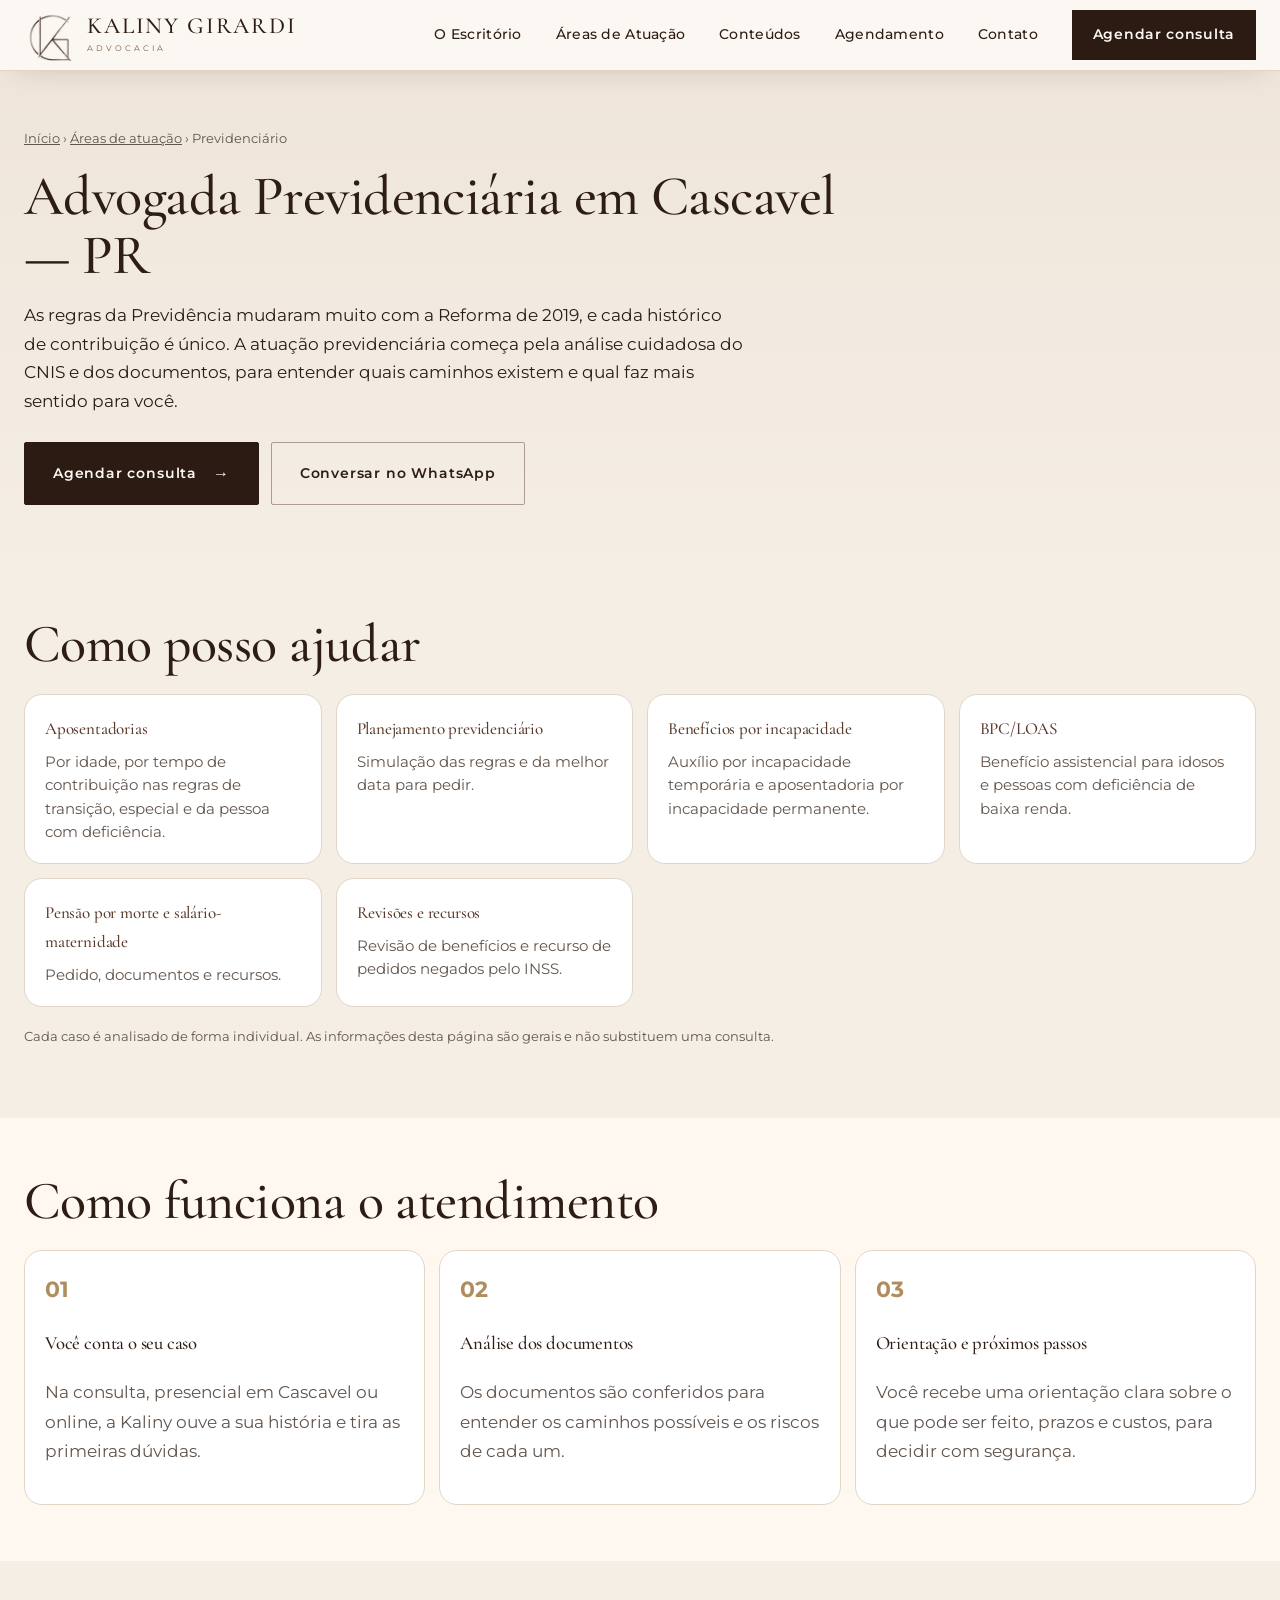
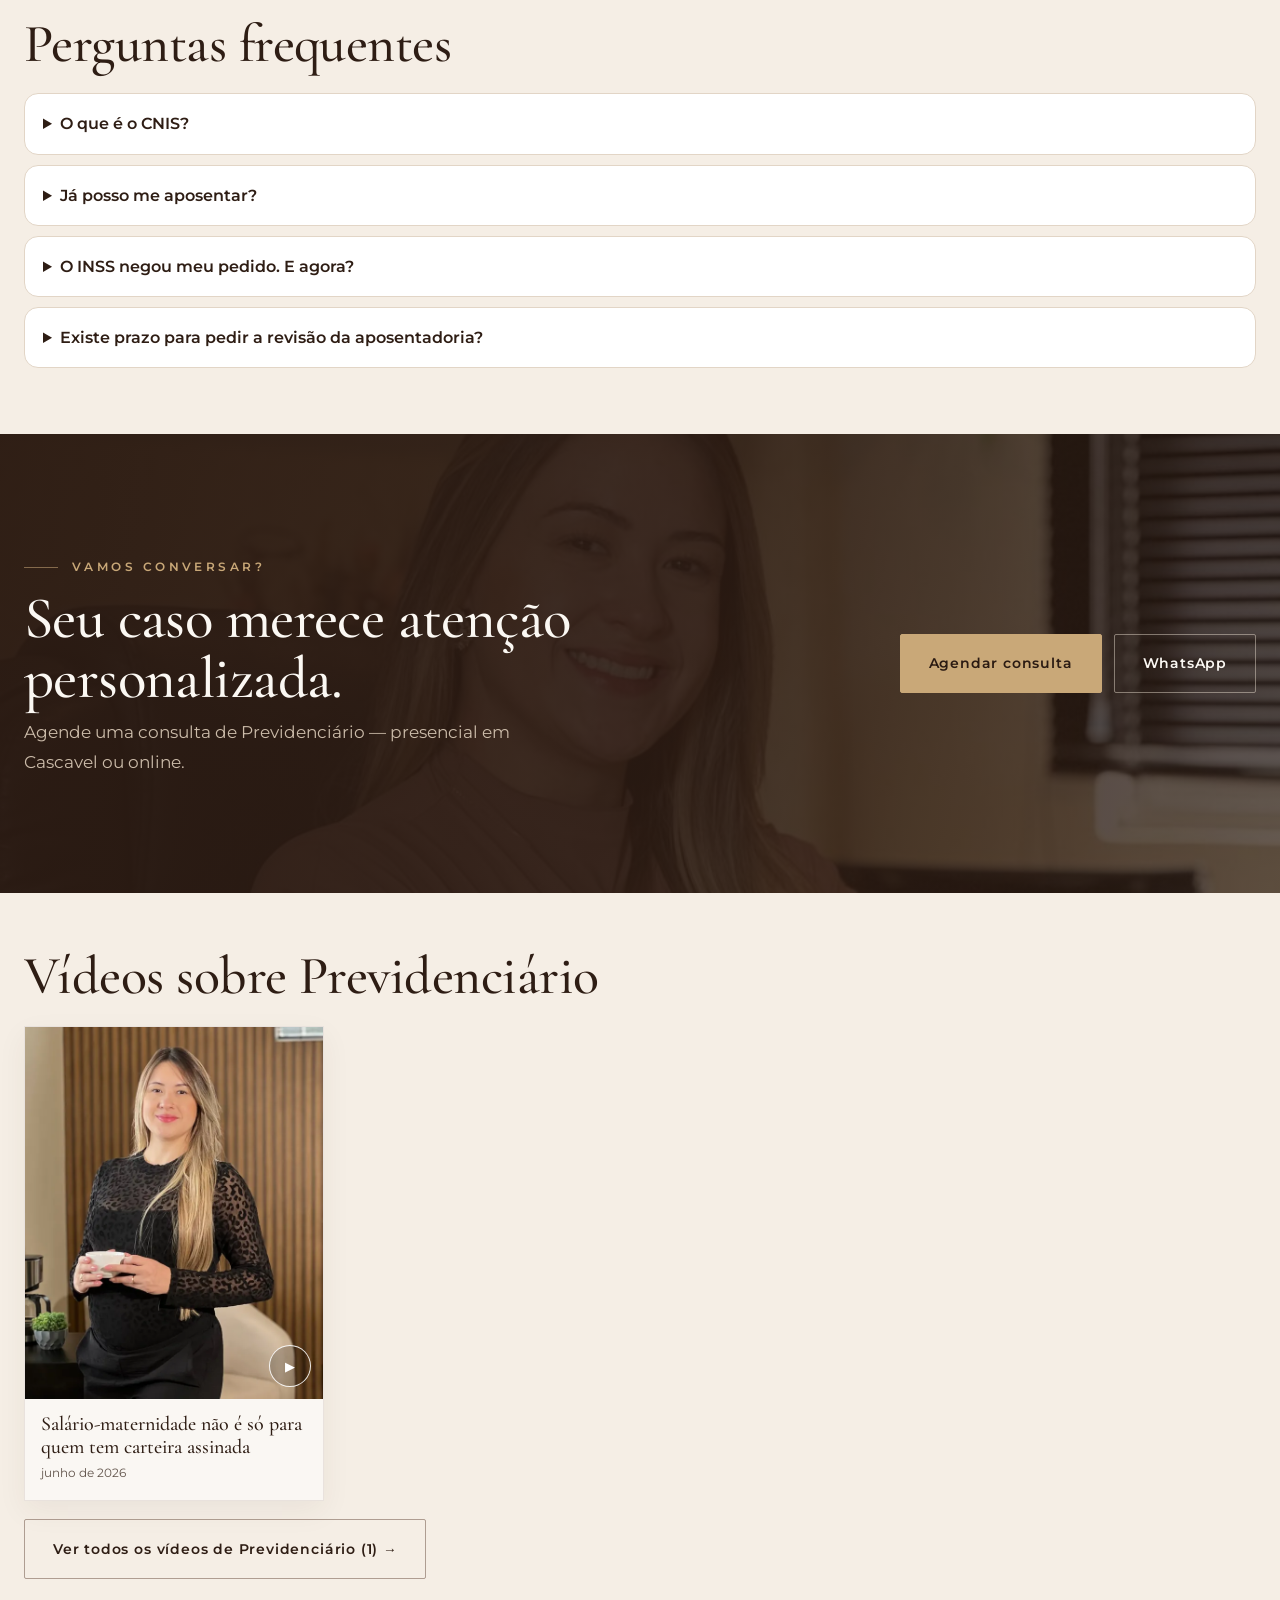
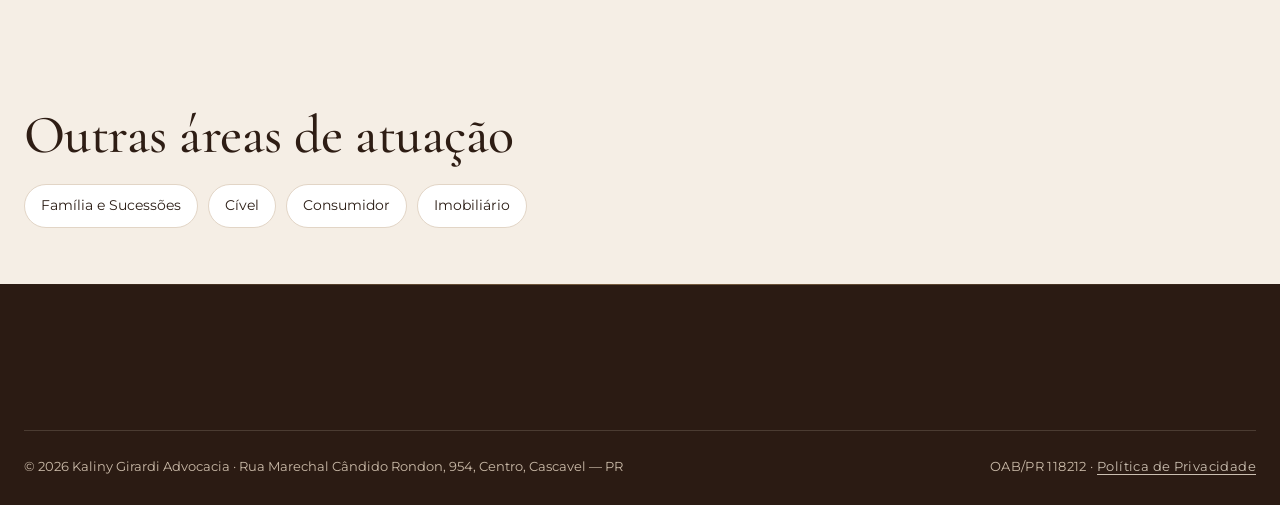
<file: areas/previdenciario.html>
<!doctype html>
<html lang="pt-BR">
<head>
<meta charset="utf-8"><meta name="viewport" content="width=device-width,initial-scale=1">
<title>Advogada Previdenciária em Cascavel — PR | Kaliny Girardi Advocacia</title>
<meta name="description" content="Aposentadoria, revisão, BPC/LOAS, auxílio por incapacidade, pensão por morte e planejamento previdenciário em Cascavel – PR. Análise do CNIS e orientação clara.">
<link rel="canonical" href="https://kalinygirardiadvocacia.com.br/areas/previdenciario.html">
<meta property="og:type" content="website"><meta property="og:locale" content="pt_BR"><meta property="og:site_name" content="Kaliny Girardi Advocacia">
<meta property="og:title" content="Advogada Previdenciária em Cascavel — PR"><meta property="og:description" content="Aposentadoria, revisão, BPC/LOAS, auxílio por incapacidade, pensão por morte e planejamento previdenciário em Cascavel – PR. Análise do CNIS e orientação clara."><meta property="og:url" content="https://kalinygirardiadvocacia.com.br/areas/previdenciario.html"><meta property="og:image" content="https://kalinygirardiadvocacia.com.br/assets/og-image.jpg"><meta property="og:image:secure_url" content="https://kalinygirardiadvocacia.com.br/assets/og-image.jpg"><meta property="og:image:type" content="image/jpeg"><meta name="twitter:card" content="summary_large_image"><meta name="twitter:title" content="Advogada Previdenciária em Cascavel — PR"><meta name="twitter:description" content="Aposentadoria, revisão, BPC/LOAS, auxílio por incapacidade, pensão por morte e planejamento previdenciário em Cascavel – PR. Análise do CNIS e orientação clara."><meta name="twitter:image" content="https://kalinygirardiadvocacia.com.br/assets/og-image.jpg"><meta property="og:image:width" content="1200"><meta property="og:image:height" content="630"><meta property="og:image:alt" content="Kaliny Girardi Advocacia — Cascavel, PR">
<link rel="stylesheet" href="../css/style.css"><link rel="stylesheet" href="../css/premium.css"><style>
.ap-page{background:var(--cream)}.ap-hero{padding:56px 0 56px;background:linear-gradient(180deg,#efe5da,var(--cream))}
.ap-crumb{font-size:13px;color:var(--muted);margin-bottom:18px}.ap-crumb a{text-decoration:underline}
.ap-hero h1{font-family:'Cormorant Garamond',Georgia,serif;font-weight:500;font-size:clamp(34px,5vw,56px);line-height:1.05;color:var(--brown-dark);margin:0 0 16px;max-width:820px}
.ap-hero p{font-size:17px;line-height:1.7;color:var(--ink);max-width:720px;margin:0 0 26px}.ap-cta{display:flex;gap:12px;flex-wrap:wrap}
.ap-sec{padding:56px 0}.ap-sec h2{font-family:'Cormorant Garamond',Georgia,serif;font-weight:500;font-size:clamp(28px,3.5vw,40px);color:var(--brown-dark);margin:0 0 22px}
.ap-items{display:grid;grid-template-columns:repeat(auto-fill,minmax(260px,1fr));gap:14px}.ap-item{background:#fff;border:1px solid var(--line);border-radius:18px;padding:20px}
.ap-item h3{margin:0 0 6px;font-size:17px;color:var(--brown)}.ap-item p{margin:0;color:var(--muted);line-height:1.55;font-size:15px}
.ap-steps{display:grid;grid-template-columns:repeat(3,minmax(0,1fr));gap:14px}.ap-steps div{background:#fff;border-radius:18px;padding:20px;border:1px solid var(--line)}.ap-steps b{color:var(--gold);font-size:22px}
.ap-faq details{background:#fff;border:1px solid var(--line);border-radius:14px;padding:16px 18px;margin-bottom:10px}.ap-faq summary{cursor:pointer;font-weight:600;color:var(--brown-dark);font-size:16px}
.ap-faq p{margin:10px 0 0;line-height:1.65;color:var(--ink)}.ap-note{font-size:13px;color:var(--muted);margin-top:18px}
.ap-other{display:flex;flex-wrap:wrap;gap:10px}.ap-other a{border:1px solid var(--line);background:#fff;border-radius:999px;padding:9px 16px;font-size:14px}
@media(max-width:760px){.ap-hero{padding:36px 0 36px}.ap-steps{grid-template-columns:1fr}.ap-sec{padding:40px 0}}
</style>
<script type="application/ld+json">[{"@context": "https://schema.org", "@type": "LegalService", "name": "Kaliny Girardi Advocacia", "url": "https://kalinygirardiadvocacia.com.br/", "telephone": "+55-45-99843-4981", "areaServed": "Cascavel – PR", "knowsAbout": "Previdenciário", "address": {"@type": "PostalAddress", "streetAddress": "Rua Marechal Cândido Rondon, 954", "addressLocality": "Cascavel", "addressRegion": "PR", "postalCode": "85802-130", "addressCountry": "BR"}}, {"@context": "https://schema.org", "@type": "BreadcrumbList", "itemListElement": [{"@type": "ListItem", "position": 1, "name": "Início", "item": "https://kalinygirardiadvocacia.com.br/"}, {"@type": "ListItem", "position": 2, "name": "Previdenciário", "item": "https://kalinygirardiadvocacia.com.br/areas/previdenciario.html"}]}, {"@context": "https://schema.org", "@type": "FAQPage", "mainEntity": [{"@type": "Question", "name": "O que é o CNIS?", "acceptedAnswer": {"@type": "Answer", "text": "É o Cadastro Nacional de Informações Sociais: o extrato com os vínculos e as contribuições registrados no INSS. Pode ser emitido pelo Meu INSS e é o ponto de partida de qualquer análise, porque erros e lacunas nele são comuns."}}, {"@type": "Question", "name": "Já posso me aposentar?", "acceptedAnswer": {"@type": "Answer", "text": "Depende da idade, do tempo de contribuição, da carência e de quando você começou a contribuir. Desde a Reforma, existem várias regras de transição, e a análise compara cada uma para identificar a mais vantajosa."}}, {"@type": "Question", "name": "O INSS negou meu pedido. E agora?", "acceptedAnswer": {"@type": "Answer", "text": "É possível apresentar recurso administrativo ou buscar a Justiça, conforme o caso. Guarde a carta de indeferimento e todos os documentos enviados."}}, {"@type": "Question", "name": "Existe prazo para pedir a revisão da aposentadoria?", "acceptedAnswer": {"@type": "Answer", "text": "Em regra, o prazo é de 10 anos, contados do primeiro pagamento. Algumas situações têm regras próprias, por isso vale avaliar o quanto antes."}}]}]</script>
<link rel="icon" href="/favicon.ico" sizes="any"><link rel="icon" type="image/png" sizes="32x32" href="/assets/icons/favicon-32.png"><link rel="apple-touch-icon" href="/assets/icons/apple-touch-icon.png"><link rel="manifest" href="/site.webmanifest"><meta name="theme-color" content="#5a3b2b"><link rel="preload" href="../assets/fonts/montserrat-latin-400-normal.woff2" as="font" type="font/woff2" crossorigin><link rel="preload" href="../assets/fonts/cormorant-garamond-latin-500-normal.woff2" as="font" type="font/woff2" crossorigin><style id="klRel">.kl-rel{display:grid;grid-template-columns:repeat(auto-fill,minmax(230px,300px));gap:16px;margin-top:6px}.kl-rel a{display:block;background:#faf7f3;border:1px solid rgba(105,78,59,.12);box-shadow:0 10px 28px rgba(72,47,32,.06)}.kl-rel .r-img{position:relative;display:block;aspect-ratio:4/5;background:#5a3b2b center/cover no-repeat}.kl-rel .r-img:after{content:"▶";position:absolute;right:12px;bottom:12px;width:40px;height:40px;border-radius:50%;border:1.5px solid rgba(255,255,255,.9);color:#fff;display:flex;align-items:center;justify-content:center;font-size:13px;background:rgba(0,0,0,.18)}.kl-rel b{display:block;font:500 20px/1.15 "Cormorant Garamond",Georgia,serif;color:var(--brown-dark);padding:14px 16px 4px}.kl-rel small{display:block;padding:0 16px 16px;color:var(--muted);font-size:12px}</style></head>
<body class="ap-page">
<header class="site-header scrolled"><div class="container nav">
<a class="brand" href="../index.html"><img src="../assets/logo-mark-112.webp" width="112" height="112" alt="Logo Kaliny Girardi" width="500" height="500"><span class="brand-name"><strong>KALINY GIRARDI</strong><small>ADVOCACIA</small></span></a>
<nav class="navlinks" id="siteNav"><a href="../index.html#escritorio">O Escritório</a><a href="../index.html#atuacao">Áreas de Atuação</a><a href="../index.html#conteudos">Conteúdos</a><a href="../index.html?agendar=Previdenciário#agendamento">Agendamento</a><a href="../index.html#contato">Contato</a><a class="nav-cta" href="../index.html?agendar=#agendamento">Agendar consulta</a></nav><button class="menu" type="button" aria-label="Abrir menu" aria-expanded="false" aria-controls="siteNav">☰</button>
</div></header>
<main>
<section class="ap-hero"><div class="container">
<div class="ap-crumb"><a href="../index.html">Início</a> › <a href="../index.html#atuacao">Áreas de atuação</a> › Previdenciário</div>
<h1>Advogada Previdenciária em Cascavel — PR</h1>
<p>As regras da Previdência mudaram muito com a Reforma de 2019, e cada histórico de contribuição é único. A atuação previdenciária começa pela análise cuidadosa do CNIS e dos documentos, para entender quais caminhos existem e qual faz mais sentido para você.</p>
<div class="ap-cta"><a class="btn primary" href="../index.html?agendar=Previdenciário#agendamento">Agendar consulta <span>→</span></a><a class="btn ghost" href="https://wa.me/5545998434981?text=Ol%C3%A1%21%20Vim%20pelo%20site%20da%20Kaliny%20Girardi%20Advocacia%20e%20gostaria%20de%20falar%20sobre%20uma%20quest%C3%A3o%20de%20Previdenci%C3%A1rio." target="_blank" rel="noopener">Conversar no WhatsApp</a></div>
</div></section>
<section class="ap-sec"><div class="container"><h2>Como posso ajudar</h2><div class="ap-items">
<div class="ap-item"><h3>Aposentadorias</h3><p>Por idade, por tempo de contribuição nas regras de transição, especial e da pessoa com deficiência.</p></div><div class="ap-item"><h3>Planejamento previdenciário</h3><p>Simulação das regras e da melhor data para pedir.</p></div><div class="ap-item"><h3>Benefícios por incapacidade</h3><p>Auxílio por incapacidade temporária e aposentadoria por incapacidade permanente.</p></div><div class="ap-item"><h3>BPC/LOAS</h3><p>Benefício assistencial para idosos e pessoas com deficiência de baixa renda.</p></div><div class="ap-item"><h3>Pensão por morte e salário-maternidade</h3><p>Pedido, documentos e recursos.</p></div><div class="ap-item"><h3>Revisões e recursos</h3><p>Revisão de benefícios e recurso de pedidos negados pelo INSS.</p></div>
</div><p class="ap-note">Cada caso é analisado de forma individual. As informações desta página são gerais e não substituem uma consulta.</p></div></section>
<section class="ap-sec" style="background:#fff8f1"><div class="container"><h2>Como funciona o atendimento</h2><div class="ap-steps">
<div><b>01</b><h3>Você conta o seu caso</h3><p>Na consulta, presencial em Cascavel ou online, a Kaliny ouve a sua história e tira as primeiras dúvidas.</p></div>
<div><b>02</b><h3>Análise dos documentos</h3><p>Os documentos são conferidos para entender os caminhos possíveis e os riscos de cada um.</p></div>
<div><b>03</b><h3>Orientação e próximos passos</h3><p>Você recebe uma orientação clara sobre o que pode ser feito, prazos e custos, para decidir com segurança.</p></div>
</div></div></section>
<section class="ap-sec ap-faq"><div class="container"><h2>Perguntas frequentes</h2>
<details><summary>O que é o CNIS?</summary><p>É o Cadastro Nacional de Informações Sociais: o extrato com os vínculos e as contribuições registrados no INSS. Pode ser emitido pelo Meu INSS e é o ponto de partida de qualquer análise, porque erros e lacunas nele são comuns.</p></details><details><summary>Já posso me aposentar?</summary><p>Depende da idade, do tempo de contribuição, da carência e de quando você começou a contribuir. Desde a Reforma, existem várias regras de transição, e a análise compara cada uma para identificar a mais vantajosa.</p></details><details><summary>O INSS negou meu pedido. E agora?</summary><p>É possível apresentar recurso administrativo ou buscar a Justiça, conforme o caso. Guarde a carta de indeferimento e todos os documentos enviados.</p></details><details><summary>Existe prazo para pedir a revisão da aposentadoria?</summary><p>Em regra, o prazo é de 10 anos, contados do primeiro pagamento. Algumas situações têm regras próprias, por isso vale avaliar o quanto antes.</p></details>
</div></section>
<section class="cta"><div class="container cta-inner"><div><span class="eyebrow light">Vamos conversar?</span><h2>Seu caso merece atenção personalizada.</h2><p>Agende uma consulta de Previdenciário — presencial em Cascavel ou online.</p></div><div class="cta-actions"><a class="btn gold" href="../index.html?agendar=Previdenciário#agendamento">Agendar consulta</a><a class="btn ghost" href="https://wa.me/5545998434981?text=Ol%C3%A1%21%20Vim%20pelo%20site%20da%20Kaliny%20Girardi%20Advocacia%20e%20gostaria%20de%20falar%20sobre%20uma%20quest%C3%A3o%20de%20Previdenci%C3%A1rio." target="_blank" rel="noopener">WhatsApp</a></div></div></section>
<section class="ap-sec kl-link"><div class="container"><h2>Vídeos sobre Previdenciário</h2><div class="kl-rel"><a href="../conteudos.html?v=DZD_Evbx-IL"><span class="r-img" style="background-image:url(../assets/conteudos/DZD_Evbx-IL.webp);background-position:center 22%"></span><b>Salário-maternidade não é só para quem tem carteira assinada</b><small>junho de 2026</small></a></div><p style="margin-top:18px"><a class="btn ghost" href="../conteudos.html?area=Previdenciário">Ver todos os vídeos de Previdenciário (1) →</a></p></div></section>
<section class="ap-sec"><div class="container"><h2 style="font-size:28px">Outras áreas de atuação</h2><div class="ap-other"><a href="familia-e-sucessoes.html">Família e Sucessões</a><a href="civel.html">Cível</a><a href="consumidor.html">Consumidor</a><a href="imobiliario.html">Imobiliário</a></div></div></section>
</main>
<footer><div class="container"><div class="footer-bottom"><span>© 2026 Kaliny Girardi Advocacia · Rua Marechal Cândido Rondon, 954, Centro, Cascavel — PR</span><span>OAB/PR 118212 · <a href="../privacidade.html">Política de Privacidade</a></span></div></div></footer>
<script>
/* V145.32 — menu do celular */
(function(){var b=document.querySelector('.site-header .menu'),n=document.querySelector('.site-header .navlinks');if(!b||!n)return;
function set(o){n.classList.toggle('open',o);b.setAttribute('aria-expanded',o?'true':'false');b.textContent=o?'✕':'☰';b.setAttribute('aria-label',o?'Fechar menu':'Abrir menu')}
b.addEventListener('click',function(e){e.stopPropagation();set(!n.classList.contains('open'))});
n.addEventListener('click',function(e){if(e.target.closest('a'))set(false)});
document.addEventListener('click',function(e){if(n.classList.contains('open')&&!e.target.closest('.site-header'))set(false)});
document.addEventListener('keydown',function(e){if(e.key==='Escape')set(false)});})();
</script><script src="../assets/premium.js?v=20261111" defer></script>
</body></html>
</file>
<file: css/style.css>
/* Fontes servidas pelo próprio site (V145.32) */
@font-face{font-family:'Cormorant Garamond';font-style:normal;font-weight:400;font-display:swap;src:url(../assets/fonts/cormorant-garamond-latin-400-normal.woff2) format('woff2');unicode-range:U+0000-00FF,U+0131,U+0152-0153,U+02BB-02BC,U+02C6,U+02DA,U+02DC,U+2000-206F,U+2074,U+20AC,U+2122,U+2191,U+2193,U+2212,U+2215,U+FEFF,U+FFFD}
@font-face{font-family:'Cormorant Garamond';font-style:normal;font-weight:500;font-display:swap;src:url(../assets/fonts/cormorant-garamond-latin-500-normal.woff2) format('woff2');unicode-range:U+0000-00FF,U+0131,U+0152-0153,U+02BB-02BC,U+02C6,U+02DA,U+02DC,U+2000-206F,U+2074,U+20AC,U+2122,U+2191,U+2193,U+2212,U+2215,U+FEFF,U+FFFD}
@font-face{font-family:'Cormorant Garamond';font-style:normal;font-weight:600;font-display:swap;src:url(../assets/fonts/cormorant-garamond-latin-600-normal.woff2) format('woff2');unicode-range:U+0000-00FF,U+0131,U+0152-0153,U+02BB-02BC,U+02C6,U+02DA,U+02DC,U+2000-206F,U+2074,U+20AC,U+2122,U+2191,U+2193,U+2212,U+2215,U+FEFF,U+FFFD}
@font-face{font-family:'Cormorant Garamond';font-style:italic;font-weight:400;font-display:swap;src:url(../assets/fonts/cormorant-garamond-latin-400-italic.woff2) format('woff2');unicode-range:U+0000-00FF,U+0131,U+0152-0153,U+02BB-02BC,U+02C6,U+02DA,U+02DC,U+2000-206F,U+2074,U+20AC,U+2122,U+2191,U+2193,U+2212,U+2215,U+FEFF,U+FFFD}
@font-face{font-family:'Cormorant Garamond';font-style:italic;font-weight:500;font-display:swap;src:url(../assets/fonts/cormorant-garamond-latin-500-italic.woff2) format('woff2');unicode-range:U+0000-00FF,U+0131,U+0152-0153,U+02BB-02BC,U+02C6,U+02DA,U+02DC,U+2000-206F,U+2074,U+20AC,U+2122,U+2191,U+2193,U+2212,U+2215,U+FEFF,U+FFFD}
@font-face{font-family:'Montserrat';font-style:normal;font-weight:400;font-display:swap;src:url(../assets/fonts/montserrat-latin-400-normal.woff2) format('woff2');unicode-range:U+0000-00FF,U+0131,U+0152-0153,U+02BB-02BC,U+02C6,U+02DA,U+02DC,U+2000-206F,U+2074,U+20AC,U+2122,U+2191,U+2193,U+2212,U+2215,U+FEFF,U+FFFD}
@font-face{font-family:'Montserrat';font-style:normal;font-weight:500;font-display:swap;src:url(../assets/fonts/montserrat-latin-500-normal.woff2) format('woff2');unicode-range:U+0000-00FF,U+0131,U+0152-0153,U+02BB-02BC,U+02C6,U+02DA,U+02DC,U+2000-206F,U+2074,U+20AC,U+2122,U+2191,U+2193,U+2212,U+2215,U+FEFF,U+FFFD}
@font-face{font-family:'Montserrat';font-style:normal;font-weight:600;font-display:swap;src:url(../assets/fonts/montserrat-latin-600-normal.woff2) format('woff2');unicode-range:U+0000-00FF,U+0131,U+0152-0153,U+02BB-02BC,U+02C6,U+02DA,U+02DC,U+2000-206F,U+2074,U+20AC,U+2122,U+2191,U+2193,U+2212,U+2215,U+FEFF,U+FFFD}
@font-face{font-family:'Montserrat';font-style:normal;font-weight:700;font-display:swap;src:url(../assets/fonts/montserrat-latin-700-normal.woff2) format('woff2');unicode-range:U+0000-00FF,U+0131,U+0152-0153,U+02BB-02BC,U+02C6,U+02DA,U+02DC,U+2000-206F,U+2074,U+20AC,U+2122,U+2191,U+2193,U+2212,U+2215,U+FEFF,U+FFFD}
:root{--brown:#5a3b2b;--brown-dark:#382319;--brown-soft:#7b5b46;--cream:#f7f1eb;--cream-2:#eee4d9;--sand:#d8c5b3;--gold:#a88969;--ink:#342a25;--muted:#756a62;--line:#dfd3c8;--white:#fff;--shadow:0 22px 55px rgba(55,35,23,.11)}
*{box-sizing:border-box}html{scroll-behavior:smooth}body{margin:0;color:var(--ink);background:var(--cream);font-family:Montserrat,Arial,sans-serif}a{text-decoration:none;color:inherit}img{max-width:100%;display:block}.container{width:min(1180px,92%);margin:auto}.eyebrow{font-size:10px;letter-spacing:.24em;text-transform:uppercase;color:var(--brown-soft);font-weight:600}.eyebrow.light{color:#dfccb8}.btn{display:inline-flex;align-items:center;justify-content:center;gap:14px;padding:14px 21px;border:1px solid var(--brown);font-size:11px;font-weight:600;letter-spacing:.02em;transition:.25s}.btn span{font-size:15px}.btn.primary{background:var(--brown);color:#fff}.btn.primary:hover{background:var(--brown-dark);transform:translateY(-2px)}.btn.ghost{background:transparent;color:var(--brown)}.btn.ghost:hover{background:#fff}.btn.gold{background:#eadbc9;border-color:#eadbc9;color:var(--brown-dark)}.btn.gold:hover{background:#fff}.text-link{font-size:11px;color:var(--brown);font-weight:600}
.site-header{position:sticky;top:0;z-index:30;background:rgba(247,241,235,.94);backdrop-filter:blur(12px);color:var(--brown-dark);border-bottom:1px solid rgba(90,59,43,.08)}.nav{height:78px;display:flex;align-items:center;justify-content:space-between;gap:25px}.brand{display:flex;align-items:center;gap:11px}.brand img{width:52px;height:52px;object-fit:cover}.brand-name strong{display:block;font:500 23px/1 'Cormorant Garamond';letter-spacing:.08em}.brand-name small{display:block;font-size:8px;letter-spacing:.38em;margin-top:4px;color:var(--brown-soft)}.navlinks{display:flex;align-items:center;gap:25px;font-size:12px}.navlinks a{opacity:.92}.navlinks a:hover{color:var(--brown-soft)}.nav-login{border:1px solid var(--brown);padding:10px 14px;background:var(--brown);color:#fff!important}.menu{display:none}
.hero{background:linear-gradient(90deg,var(--cream) 0%,var(--cream) 48%,#e9ddd1 48%,#e9ddd1 100%);overflow:hidden}.hero-inner{display:grid;grid-template-columns:48% 52%;min-height:660px}.hero-copy{display:flex;flex-direction:column;align-items:flex-start;justify-content:center;padding:70px 9% 70px 0}.hero-copy h1{font:500 67px/.86 'Cormorant Garamond';color:var(--brown-dark);margin:20px 0 24px}.hero-copy h1 em{font-style:italic;color:#8c6b55}.hero-copy p{max-width:480px;color:var(--muted);font-size:13px;line-height:1.85}.hero-actions{display:flex;gap:11px;flex-wrap:wrap;margin-top:29px}.hero-values{display:flex;align-items:center;gap:13px;margin-top:42px;font-size:11px;letter-spacing:.16em;text-transform:uppercase;color:#6f5f55}.hero-values i{width:3px;height:3px;background:var(--gold);border-radius:50%}.hero-visual{position:relative;min-height:660px;overflow:hidden}.hero-visual>img{width:100%;height:100%;object-fit:cover;object-position:center 25%}.hero-visual:after{content:'';position:absolute;inset:0;background:linear-gradient(90deg,rgba(90,59,43,.08),transparent 35%,rgba(20,10,8,.05))}.hero-card{position:absolute;z-index:2;right:28px;bottom:28px;background:rgba(56,35,25,.94);color:#fff;width:265px;padding:22px}.hero-card small{display:block;color:#d8c2a8;text-transform:uppercase;letter-spacing:.15em;font-size:8px;margin-bottom:11px}.hero-card strong{font:500 24px/1.08 'Cormorant Garamond'}
.intro-strip{background:#fff;border-bottom:1px solid var(--line);padding:48px 0}.intro-grid{display:grid;grid-template-columns:1.25fr .75fr;gap:80px;align-items:center}.intro-grid h2{font:500 38px/1.05 'Cormorant Garamond';color:var(--brown-dark);margin:12px 0 0}.intro-grid p{font-size:12px;line-height:1.9;color:var(--muted);margin:0}
.section{padding:88px 0}.areas{background:var(--cream)}.section-head{display:flex;justify-content:space-between;align-items:end;gap:40px;margin-bottom:35px}.section-head h2{font:500 46px/.98 'Cormorant Garamond';color:var(--brown-dark);max-width:730px;margin:12px 0 0}.section-head p{max-width:280px;color:var(--muted);font-size:11px;line-height:1.8;margin:0}.area-grid{display:grid;grid-template-columns:repeat(5,1fr);gap:0}.area{background:transparent;border-right:1px solid var(--line);padding:18px 23px 22px;min-height:330px;display:flex;flex-direction:column;transition:.25s}.area:first-child{border-left:1px solid var(--line)}.area:hover{background:#fff;box-shadow:var(--shadow)}.area-icon{height:92px;display:flex;align-items:center;justify-content:center;margin-bottom:18px}.area-icon img{width:76px;height:76px;object-fit:cover;border-radius:50%}.num{font-size:9px;color:#a18468;letter-spacing:.12em}.area h3{font:500 28px/1 'Cormorant Garamond';color:var(--brown-dark);margin:14px 0 8px}.area p{font-size:10.5px;line-height:1.7;color:var(--muted);margin:0 0 18px}.area .more{margin-top:auto;font-size:8px;letter-spacing:.15em;text-transform:uppercase;color:var(--brown);font-weight:600}
.about{background:var(--cream-2);padding-bottom:0}.about-grid{display:grid;grid-template-columns:47% 53%;min-height:590px}.about-photo{overflow:hidden}.about-photo img{width:100%;height:100%;object-fit:cover;object-position:center 40%}.about-copy{background:#fff;padding:75px 9%}.about-copy h2{font:500 53px/.98 'Cormorant Garamond';color:var(--brown-dark);margin:14px 0 22px}.about-copy p{font-size:12px;line-height:1.9;color:var(--muted);max-width:580px}.quote{font:500 31px/1.05 'Cormorant Garamond';color:var(--brown);border-left:2px solid var(--gold);padding-left:20px;margin:30px 0}.quote em{color:#8b6a55}.about-copy .btn{margin-top:4px}
.values{background:#fff;padding:0}.value-grid{display:grid;grid-template-columns:repeat(4,1fr);border-top:1px solid var(--line);border-bottom:1px solid var(--line)}.value-item{padding:28px 24px;text-align:center;border-right:1px solid var(--line)}.value-item:last-child{border-right:0}.value-item img{width:55px;height:55px;object-fit:cover;border-radius:50%;margin:0 auto 12px}.value-item strong{display:block;font:500 22px 'Cormorant Garamond';color:var(--brown-dark)}.value-item span{display:block;font-size:9px;line-height:1.6;color:var(--muted);margin-top:5px}
.services{background:#f7f1eb}.service-head{display:flex;align-items:end;justify-content:space-between;gap:30px;margin-bottom:45px}.service-head h2{font:500 47px/.98 'Cormorant Garamond';color:var(--brown-dark);max-width:670px;margin:12px 0 0}.service-head img{width:92px;height:92px;object-fit:cover;border-radius:50%;border:8px solid #fff;box-shadow:var(--shadow)}.service-steps{display:grid;grid-template-columns:repeat(3,1fr);gap:1px;background:var(--line)}.service-steps>div{background:#fff;padding:32px}.service-steps b{font:500 25px 'Cormorant Garamond';color:#a18468}.service-steps h3{font:500 28px 'Cormorant Garamond';color:var(--brown-dark);margin:10px 0}.service-steps p{font-size:11px;line-height:1.8;color:var(--muted)}
.cta{position:relative;background:linear-gradient(90deg,rgba(56,35,25,.98),rgba(56,35,25,.84)),url('../assets/kaliny-office.jpg') center/cover;color:#fff;padding:72px 0}.cta-inner{display:flex;align-items:center;justify-content:space-between;gap:30px}.cta h2{font:500 51px/1 'Cormorant Garamond';margin:11px 0 8px}.cta p{font-size:11px;color:#e8ddd3;margin:0;max-width:560px}.cta-actions{display:flex;gap:12px;flex-wrap:wrap}.cta .btn.ghost{border-color:#d7c7b6;color:#fff}.cta .btn.ghost:hover{background:rgba(255,255,255,.08)}
.content{background:#fff}.content-grid{display:grid;grid-template-columns:repeat(3,1fr);gap:18px}.post{border:1px solid #e8ddd6;background:#fbf8f5}.post-img{height:190px;display:flex;align-items:end;padding:20px;color:#fff;position:relative;overflow:hidden}.post-img:after{content:'';position:absolute;inset:0;background:linear-gradient(180deg,transparent,rgba(40,25,18,.72))}.post-img span{position:relative;z-index:1;font-size:9px;letter-spacing:.17em}.post-one{background:linear-gradient(135deg,#725540,#bca28b)}.post-two{background:linear-gradient(135deg,#4a3023,#c8b19a)}.post-three{background:linear-gradient(135deg,#806551,#4b3021)}.post-body{padding:22px}.post-body h3{font:500 28px/1.02 'Cormorant Garamond';color:var(--brown-dark);margin:0 0 10px}.post-body p{font-size:10.5px;line-height:1.75;color:var(--muted);margin:0}
.location{background:var(--cream-2)}.location-grid{display:grid;grid-template-columns:.8fr 1.2fr;gap:55px;align-items:center}.location h2{font:500 55px/.95 'Cormorant Garamond';color:var(--brown-dark);margin:13px 0 25px}.contact-list{display:grid;gap:16px}.contact-item{font-size:11px;color:var(--muted);display:flex;gap:12px;align-items:flex-start}.contact-list b{color:var(--brown);font-weight:600}.contact-icon{width:28px;height:28px;min-width:28px;border:1px solid #d8c9bb;border-radius:50%;display:grid;place-items:center;background:#f8f1ea;margin-top:1px}.contact-icon svg{width:15px;height:15px;fill:none;stroke:var(--brown);stroke-width:1.5;stroke-linecap:round;stroke-linejoin:round}.contact-icon .fill-dot{fill:var(--brown);stroke:none}.contact-action{display:inline-block;margin-top:6px;color:var(--brown)!important;font-size:10px;font-weight:600;letter-spacing:.02em}.map-card{min-height:300px;background:linear-gradient(rgba(255,255,255,.72),rgba(255,255,255,.72)),url('../assets/kaliny-office.jpg') center/cover;display:grid;place-items:center;border:1px solid #d8c9bb;text-decoration:none;transition:transform .35s ease,box-shadow .35s ease}.map-card:hover{transform:translateY(-3px);box-shadow:var(--shadow)}.map-pin{background:#fff;padding:22px 30px;box-shadow:var(--shadow);text-align:center}.map-pin-icon{display:grid;place-items:center;margin:0 auto 7px}.map-pin-icon svg{width:27px;height:27px;fill:none;stroke:var(--brown);stroke-width:1.5;stroke-linecap:round;stroke-linejoin:round}.map-pin strong{display:block;font:500 22px 'Cormorant Garamond';color:var(--brown-dark)}.map-pin span{font-size:9px;color:var(--muted)}.map-pin small{display:block;margin-top:10px;color:var(--brown);font-size:9px;font-weight:600}
footer{background:#fff;color:var(--brown-dark);padding:48px 0 20px;border-top:1px solid var(--line)}.footer-grid{display:grid;grid-template-columns:1.4fr .8fr 1fr .7fr;gap:45px}.footer-brand>img{width:82px;height:82px;object-fit:cover}.footer-brand h3{font:500 25px 'Cormorant Garamond';letter-spacing:.06em;margin:10px 0 0}.footer-brand h3 small{display:block;font:8px Montserrat;letter-spacing:.38em;color:var(--brown-soft);margin-top:4px}.footer-brand p{max-width:280px}.footer h4{font-size:9px;letter-spacing:.18em;text-transform:uppercase;color:var(--brown-soft);margin:0 0 18px}.footer a,.footer p{display:block;font-size:10px;color:#74675e;line-height:1.9}.footer a:hover{color:var(--brown)}.footer-bottom{border-top:1px solid var(--line);margin-top:38px;padding-top:17px;display:flex;justify-content:space-between;gap:10px;flex-wrap:wrap;font-size:12px;color:#6f625a}
.login-body{min-height:100vh;background:radial-gradient(circle at 20% 20%,#fff,var(--cream-2));display:grid;place-items:center}.login-card{width:min(440px,92%);background:#fff;padding:45px;box-shadow:var(--shadow);border-top:4px solid var(--brown);text-align:center}.login-logo{width:92px;height:92px;object-fit:cover;margin:0 auto 20px}.login-card h1{font:500 42px 'Cormorant Garamond';color:var(--brown-dark);margin:10px 0 3px}.login-card>p{font-size:11px;color:var(--muted);margin:0 0 30px}.field{text-align:left;margin-bottom:16px}.field label{display:block;font-size:9px;text-transform:uppercase;letter-spacing:.1em;color:#6d625d;margin-bottom:7px}.field input{width:100%;padding:13px;border:1px solid var(--line);outline:none;font:12px Montserrat}.field input:focus{border-color:var(--brown)}.login-card .btn{width:100%;cursor:pointer}.login-back{display:block;font-size:10px;color:var(--brown);margin-top:18px}
.dashboard-body{background:#f4eee8;min-height:100vh}.dash{display:grid;grid-template-columns:245px 1fr;min-height:100vh}.side{background:var(--brown-dark);color:#fff;padding:25px 17px}.side-brand{display:flex;align-items:center;gap:10px;margin-bottom:38px}.side-brand img{width:52px;height:52px;object-fit:cover}.side-brand strong{display:block;font:500 18px 'Cormorant Garamond';letter-spacing:.08em}.side-brand small{display:block;font-size:7px;letter-spacing:.35em;color:#d4bea7;margin-top:3px}.side nav a{display:flex;align-items:center;gap:11px;padding:12px 13px;border-radius:4px;font-size:10px;color:#dbcfc9;margin:3px 0}.side nav a.active,.side nav a:hover{background:#5a3b2b;color:#fff}.side .section-label{font-size:8px;letter-spacing:.2em;color:#a99483;text-transform:uppercase;margin:24px 13px 8px}.main{padding:30px 4%}.dash-head{display:flex;justify-content:space-between;align-items:center;margin-bottom:25px}.dash-head p{font-size:10px;color:var(--muted);margin:0 0 3px}.dash-head h1{font:500 43px 'Cormorant Garamond';color:var(--brown-dark);margin:0}.avatar{width:48px;height:48px;border-radius:50%;object-fit:cover;border:2px solid #fff;box-shadow:0 3px 12px #0001}.stats{display:grid;grid-template-columns:repeat(4,1fr);gap:13px}.stat{background:#fff;border:1px solid #e8ddd5;padding:20px}.stat small{font-size:8px;text-transform:uppercase;letter-spacing:.12em;color:#8a7d76}.stat strong{display:block;font:500 31px 'Cormorant Garamond';color:var(--brown);margin-top:8px}.stat span{font-size:8px;color:#998b84}.dash-grid{display:grid;grid-template-columns:1.35fr .65fr;gap:18px;margin-top:18px}.panel{background:#fff;border:1px solid #e8ddd5;padding:23px}.panel h2{font:500 27px 'Cormorant Garamond';color:var(--brown-dark);margin:0 0 18px}.panel-title{display:flex;justify-content:space-between;align-items:center;gap:15px}.panel-title h2{margin:0}.panel-title a{font-size:9px;color:var(--brown);font-weight:600}.table{width:100%;border-collapse:collapse;font-size:9px}.table th,.table td{text-align:left;padding:11px 7px;border-bottom:1px solid #eee5de}.table th{font-size:7px;text-transform:uppercase;letter-spacing:.1em;color:#8a7d76}.ok{color:#5b7e63;font-weight:600}.pending{color:#9b7550;font-weight:600}.quick{display:grid;grid-template-columns:repeat(2,1fr);gap:9px}.quick a{border:1px solid #e5d8cf;padding:14px;font-size:9px;color:var(--brown);background:#fcfaf8}.quick a strong{display:block;font:500 20px 'Cormorant Garamond';margin-bottom:4px}.money-row{display:grid;grid-template-columns:repeat(3,1fr);gap:12px;background:#faf6f2;padding:13px;margin-bottom:14px}.money-row small{display:block;font-size:7px;text-transform:uppercase;letter-spacing:.08em;color:#8a7d76}.money-row strong{display:block;font:500 22px 'Cormorant Garamond';color:var(--brown);margin-top:4px}.calculator-panel>p{font-size:10px;line-height:1.7;color:var(--muted)}.secure{font-size:7px;text-transform:uppercase;letter-spacing:.1em;color:#8d7058;border:1px solid #e4d6cb;padding:5px 7px}.calc-link{display:grid;grid-template-columns:30px 1fr 20px;align-items:center;border-top:1px solid #eee5de;padding:14px 0;font-size:10px;color:var(--brown)}.calc-link span{color:#a48560;font:500 17px 'Cormorant Garamond'}.calc-link b{font-weight:600}.calc-link em{font-style:normal;font-size:14px}
@media(max-width:1050px){.navlinks{display:none}.menu{display:block}.hero-inner{grid-template-columns:1fr}.hero{background:var(--cream)}.hero-copy{padding:70px 5% 45px}.hero-visual{height:560px;min-height:0}.area-grid{grid-template-columns:repeat(2,1fr)}.about-grid{grid-template-columns:1fr}.about-photo{height:560px}.content-grid{grid-template-columns:1fr}.footer-grid{grid-template-columns:1fr 1fr}.stats{grid-template-columns:repeat(2,1fr)}.dash{grid-template-columns:1fr}.side{display:none}.dash-grid{grid-template-columns:1fr}.intro-grid{grid-template-columns:1fr;gap:20px}.location-grid{grid-template-columns:1fr}.value-grid{grid-template-columns:repeat(2,1fr)}.value-item:nth-child(2){border-right:0}}
@media(max-width:620px){.nav{height:68px}.brand-name strong{font-size:19px}.brand img{width:42px;height:42px}.hero-copy h1{font-size:54px}.hero-visual{height:500px}.hero-card{right:14px;bottom:14px;width:235px}.hero-values{gap:8px;font-size:7px}.section{padding:65px 0}.section-head{display:block}.section-head h2{font-size:39px}.area-grid{grid-template-columns:1fr}.area{border-left:1px solid var(--line);border-bottom:1px solid var(--line)}.about-photo{height:500px}.about-copy{padding:48px 7%}.about-copy h2{font-size:42px}.service-head{display:block}.service-head img{margin-top:20px}.service-steps{grid-template-columns:1fr}.cta-inner{display:block}.cta h2{font-size:42px}.cta .btn{margin-top:22px}.footer-grid{grid-template-columns:1fr}.footer-bottom{display:block;line-height:1.8}.stats{grid-template-columns:1fr}.main{padding:24px 5%}.dash-head h1{font-size:34px}.money-row{grid-template-columns:1fr}.login-card{padding:32px 24px}.value-grid{grid-template-columns:1fr}.value-item{border-right:0;border-bottom:1px solid var(--line)}.value-item:last-child{border-bottom:0}}

.client-actions a{display:inline-flex;align-items:center;text-decoration:none}.client-actions a:hover{opacity:.9}.client-tab-panel p a{color:#6f523d}.client-address{line-height:1.7}
.inline-field{display:flex;gap:8px;align-items:stretch}.inline-field input{flex:1;min-width:0}.inline-field .d-btn{white-space:nowrap;min-width:120px}.cep-results{margin-top:8px}.cep-results select{width:100%;padding:10px;border:1px solid #ddd0c3;border-radius:8px;background:#fff}
.contract-box{border:1px solid #e6d9cb;border-radius:14px;padding:16px;margin-bottom:16px;background:#fffdfa}.contract-editor{min-height:420px;font-family:Georgia,serif;line-height:1.6;white-space:pre-wrap}.contract-box .d-panel-head{margin-bottom:12px}.contract-box .doc-actions{display:flex;gap:6px;flex-wrap:wrap}.contract-box .doc-item{background:#fff}.contract-box h3{font-size:18px}

.contract-client-summary{display:grid;grid-template-columns:1fr 1fr;gap:10px;margin:12px 0 16px;padding:14px;border:1px solid #eadfd2;border-radius:12px;background:#fbf8f3}.contract-client-summary>div{display:flex;flex-direction:column;gap:3px}.contract-client-summary b{font-size:11px;letter-spacing:.08em;text-transform:uppercase;color:#8b7460}.contract-client-summary span{font-size:14px;color:#4b3425}.contract-client-summary .full{grid-column:1/-1}@media(max-width:700px){.contract-client-summary{grid-template-columns:1fr}.contract-client-summary .full{grid-column:auto}}

/* V43 contract editor */
.contract-client-summary{display:grid;grid-template-columns:1fr 1fr;gap:10px;margin:12px 0 16px}
.contract-client-summary>div{border:1px solid #eaded2;background:#fbf8f4;border-radius:10px;padding:10px 12px}
.contract-client-summary>div.full{grid-column:1/-1}
.contract-client-summary b{display:block;font-size:11px;letter-spacing:.12em;text-transform:uppercase;color:#8d7767;margin-bottom:3px}
.contract-client-summary span{font-size:13px;color:#4b3425}
@media(max-width:700px){.contract-client-summary{grid-template-columns:1fr}.contract-client-summary>div.full{grid-column:auto}}

.dossier-row-warning{margin-top:5px;padding:5px 7px;border-radius:6px;background:#fff4df;color:#79572f;font-size:11px;line-height:1.3}.dossier-alert{padding:12px 14px;border:1px solid #ead8bd;border-radius:10px;background:#fffaf3;margin-top:12px}.dossier-alert strong{display:block;margin-bottom:5px}.dossier-alert ul{margin:6px 0 0 18px}.dossier-mini-grid{display:grid;grid-template-columns:repeat(3,minmax(0,1fr));gap:10px;margin-top:10px}.dossier-mini-grid .dossier-card{padding:10px}.dossier-mini-grid .dossier-card strong{font-size:18px}@media(max-width:800px){.dossier-mini-grid{grid-template-columns:1fr}}

body.modal-open{overflow:hidden}.appointment-overlay{position:fixed;inset:0;background:rgba(49,35,26,.62);display:none;align-items:center;justify-content:center;padding:22px;z-index:9999}.appointment-overlay.show{display:flex}.appointment-modal{position:relative;width:min(760px,100%);max-height:92vh;overflow:auto;background:#f8f3eb;color:#3f3026;border:1px solid rgba(119,88,61,.18);box-shadow:0 30px 80px rgba(0,0,0,.25);padding:38px}.appointment-close{position:absolute;right:16px;top:10px;border:0;background:none;font-size:30px;color:#6d503b;cursor:pointer}.appointment-head h2{font:500 38px Georgia,serif;margin:7px 0 8px;color:#4a3426}.appointment-head p{margin:0 0 24px;color:#75665b;line-height:1.6}.appointment-grid{display:grid;grid-template-columns:1fr 1fr;gap:15px}.appointment-grid label{display:flex;flex-direction:column;gap:7px;font-size:12px;text-transform:uppercase;letter-spacing:.08em;color:#6b5545}.appointment-grid input,.appointment-grid select,.appointment-grid textarea{font:inherit;text-transform:none;letter-spacing:0;border:1px solid #d8cabc;background:#fffdf9;padding:12px 13px;color:#3f3026;outline:none}.appointment-grid input:focus,.appointment-grid select:focus,.appointment-grid textarea:focus{border-color:#98785b}.appointment-grid .full{grid-column:1/-1}.appointment-actions{display:flex;justify-content:flex-end;gap:10px;margin-top:22px}.appointment-msg{min-height:20px;color:#8b5f42;font-size:13px}.appointment-success{text-align:center;padding:30px 8px}.appointment-success h3{font:500 30px Georgia,serif;margin:10px 0;color:#4a3426}.appointment-success p{color:#75665b;line-height:1.6;max-width:540px;margin:0 auto 20px}.success-mark{width:48px;height:48px;border-radius:50%;display:grid;place-items:center;background:#e6d6c3;color:#5e4634;font-size:25px;margin:auto}@media(max-width:640px){.appointment-modal{padding:28px 20px}.appointment-grid{grid-template-columns:1fr}.appointment-grid .full{grid-column:auto}.appointment-head h2{font-size:31px}}

/* ===== Home: scroll reveal / editorial motion ===== */
html{scroll-padding-top:86px}
body{overflow-x:hidden}
.site-header{transition:background .35s ease,box-shadow .35s ease,transform .35s ease}
.site-header.scrolled{background:rgba(247,241,235,.97);box-shadow:0 10px 30px rgba(55,35,23,.08)}
.scroll-progress{position:fixed;top:0;left:0;width:0;height:2px;background:var(--gold);z-index:100;transition:width .08s linear;pointer-events:none}

/* Elements start invisible only after JS is available, preventing a blank page if JS fails. */
.js-reveal{opacity:0;transform:translate3d(0,34px,0);transition:opacity .85s cubic-bezier(.22,.61,.36,1),transform .85s cubic-bezier(.22,.61,.36,1)}
.js-reveal.revealed{opacity:1;transform:none}
.js-reveal.delay-1{transition-delay:.08s}.js-reveal.delay-2{transition-delay:.16s}.js-reveal.delay-3{transition-delay:.24s}.js-reveal.delay-4{transition-delay:.32s}.js-reveal.delay-5{transition-delay:.40s}

.reveal-left{opacity:0;transform:translate3d(-42px,0,0);transition:opacity .9s cubic-bezier(.22,.61,.36,1),transform .9s cubic-bezier(.22,.61,.36,1)}
.reveal-left.revealed{opacity:1;transform:none}
.reveal-right{opacity:0;transform:translate3d(42px,0,0);transition:opacity .9s cubic-bezier(.22,.61,.36,1),transform .9s cubic-bezier(.22,.61,.36,1)}
.reveal-right.revealed{opacity:1;transform:none}

.hero-copy .hero-stagger{opacity:0;transform:translateY(22px);animation:heroIn .9s cubic-bezier(.22,.61,.36,1) forwards}
.hero-copy .hero-stagger:nth-child(1){animation-delay:.08s}
.hero-copy .hero-stagger:nth-child(2){animation-delay:.18s}
.hero-copy .hero-stagger:nth-child(3){animation-delay:.28s}
.hero-copy .hero-stagger:nth-child(4){animation-delay:.42s}
.hero-copy .hero-stagger:nth-child(5){animation-delay:.54s}
.hero-visual.hero-enter{opacity:0;transform:translateX(28px);animation:heroPhotoIn 1.15s cubic-bezier(.22,.61,.36,1) .18s forwards}
@keyframes heroIn{to{opacity:1;transform:none}}
@keyframes heroPhotoIn{to{opacity:1;transform:none}}

.hero-visual>img{transition:transform 1.2s cubic-bezier(.22,.61,.36,1)}
.hero-visual:hover>img{transform:scale(1.015)}

.area.js-reveal{transform:translate3d(0,42px,0)}
.area.js-reveal.revealed{transform:none}
.area:nth-child(2){transition-delay:.08s}.area:nth-child(3){transition-delay:.16s}.area:nth-child(4){transition-delay:.24s}.area:nth-child(5){transition-delay:.32s}
.area{transition-property:background,box-shadow,transform,opacity}

.value-item.js-reveal:nth-child(2){transition-delay:.1s}.value-item.js-reveal:nth-child(3){transition-delay:.2s}.value-item.js-reveal:nth-child(4){transition-delay:.3s}
.post.js-reveal:nth-child(2){transition-delay:.12s}.post.js-reveal:nth-child(3){transition-delay:.24s}

@media (max-width:760px){
  .js-reveal,.reveal-left,.reveal-right{transform:translate3d(0,24px,0);transition-duration:.7s}
  .hero-copy .hero-stagger{animation-duration:.7s}
  .hero-visual.hero-enter{animation-duration:.8s;transform:translateY(18px)}
  .scroll-progress{height:2px}
}
@media (prefers-reduced-motion:reduce){
  html{scroll-behavior:auto}
  *,*:before,*:after{animation-duration:.01ms!important;animation-iteration-count:1!important;transition-duration:.01ms!important}
  .js-reveal,.reveal-left,.reveal-right,.hero-copy .hero-stagger,.hero-visual.hero-enter{opacity:1!important;transform:none!important}
}

/* V102 — vídeos por área e rodapé refinado */
.content-grid.video-grid{grid-template-columns:repeat(3,1fr);gap:18px}
.video-card{overflow:hidden}
.video-thumb{width:100%;height:205px;border:0;padding:0;position:relative;display:flex;align-items:flex-end;justify-content:flex-start;color:#fff;cursor:pointer;overflow:hidden;text-align:left;background-size:cover;background-position:center;transition:transform .45s ease,filter .45s ease}
.video-thumb:before{content:'';position:absolute;inset:0;background:linear-gradient(180deg,rgba(43,28,21,.08),rgba(43,28,21,.82));transition:opacity .35s ease}
.video-thumb:hover{transform:scale(1.012);filter:saturate(1.04)}
.video-thumb:hover:before{opacity:.78}
.video-one{background-image:linear-gradient(135deg,#735744,#bca18a)}
.video-two{background-image:linear-gradient(135deg,#513527,#c7af97)}
.video-three{background-image:linear-gradient(135deg,#6f513f,#3d281e)}
.video-four{background-image:linear-gradient(135deg,#8a6d56,#4c3022)}
.video-five{background-image:linear-gradient(135deg,#6a4a36,#b8987c)}
.video-label{position:absolute;left:20px;bottom:20px;z-index:2;font-size:9px;letter-spacing:.17em;font-weight:600}
.play-button{position:absolute;left:50%;top:50%;z-index:3;transform:translate(-50%,-50%);width:52px;height:52px;border:1px solid rgba(255,255,255,.75);border-radius:50%;display:grid;place-items:center;background:rgba(55,37,27,.38);backdrop-filter:blur(5px);font-size:16px;padding-left:3px;transition:.3s}
.video-thumb:hover .play-button{transform:translate(-50%,-50%) scale(1.08);background:rgba(55,37,27,.58)}
.video-hint{position:absolute;right:16px;bottom:19px;z-index:2;font-size:8px;letter-spacing:.08em;color:#f4e9df;text-transform:uppercase}
.video-overlay{position:fixed;inset:0;background:rgba(36,25,19,.78);display:none;align-items:center;justify-content:center;padding:22px;z-index:10000}
.video-overlay.show{display:flex}
.video-modal{width:min(1120px,96vw);max-height:94vh;overflow:auto;background:#fbf7f2;color:var(--brown-dark);box-shadow:0 35px 100px rgba(0,0,0,.3);position:relative;padding:18px}
.video-close{position:absolute;right:12px;top:8px;width:38px;height:38px;border:0;border-radius:50%;background:#efe4d8;color:var(--brown-dark);font-size:23px;z-index:4;cursor:pointer}
.video-frame-wrap{height:min(78vh,820px);min-height:620px;background:#34241b;overflow:hidden;display:grid;place-items:center}
.video-frame-wrap iframe{width:100%;height:100%;border:0}
.video-placeholder{text-align:center;color:#f6eee7;padding:25px}
.video-placeholder .play-button{position:static;transform:none;margin:0 auto 18px;width:58px;height:58px}
.video-placeholder strong{display:block;font:500 32px 'Cormorant Garamond';margin-bottom:7px}
.video-placeholder p{margin:0;font-size:11px;color:#ddcec1}
.video-modal-copy{padding:20px 5px 4px}
.video-modal-copy h2{font:500 34px 'Cormorant Garamond';margin:7px 0 0}
footer h4{font-size:9px;letter-spacing:.18em;text-transform:uppercase;color:var(--brown-soft);margin:0 0 18px}
footer .footer-grid>div:not(.footer-brand){padding-top:5px;min-width:0}
footer .footer-grid a{display:block;width:max-content;max-width:100%;margin:0 0 7px;line-height:1.55;white-space:normal}
footer .footer-grid p{margin:8px 0 0;line-height:1.65}
footer .footer-grid h4{margin-bottom:16px}
footer .footer-grid{align-items:start}
footer .footer-grid a{transition:transform .2s ease,color .2s ease}
footer .footer-grid a:hover{transform:translateX(2px)}
footer .footer-brand p{font-size:10px;line-height:1.7;color:#74675e}
footer .footer-bottom span:last-child{letter-spacing:.03em}
.contact-list a{color:inherit}
@media(max-width:1050px){.content-grid.video-grid{grid-template-columns:repeat(2,1fr)}}
@media(max-width:620px){.content-grid.video-grid{grid-template-columns:1fr}.video-thumb{height:215px}.video-modal{width:96vw;max-height:94vh;padding:10px}.video-frame-wrap{height:72vh;min-height:520px}.video-modal-copy{padding:15px 5px 2px}}

/* V104 — Instagram Reels */
.video-modal-copy .text-link{display:inline-block;margin-top:10px;font-size:10px;letter-spacing:.03em}
.video-modal-copy .text-link:hover{text-decoration:underline}

/* V106 — experiência detalhada por área */
.area{cursor:pointer;position:relative;transition:transform .45s ease,box-shadow .45s ease,background .45s ease}
.area:hover{transform:translateY(-5px);box-shadow:0 18px 42px rgba(67,43,29,.09)}
.area .more{border:0;background:none;padding:0;font:inherit;color:var(--brown);cursor:pointer}
.area .more:hover{text-decoration:underline;text-underline-offset:4px}
.area-overlay{position:fixed;inset:0;background:rgba(36,25,19,.76);display:none;align-items:center;justify-content:center;padding:24px;z-index:10001}
.area-overlay.show{display:flex}
.area-modal{position:relative;width:min(980px,94vw);max-height:90vh;overflow:auto;background:#fbf7f2;color:var(--brown-dark);box-shadow:0 35px 100px rgba(0,0,0,.28)}
.area-modal-grid{display:grid;grid-template-columns:.9fr 1.1fr;min-height:540px}
.area-modal-image{background:#e9ddd2;min-height:540px;overflow:hidden}
.area-modal-image img{width:100%;height:100%;object-fit:cover;display:block;filter:saturate(.82)}
.area-modal-copy{padding:58px 56px;display:flex;flex-direction:column;justify-content:center}
.area-modal-copy h2{font:500 58px 'Cormorant Garamond';line-height:.95;margin:8px 0 20px;color:var(--brown-dark)}
.area-modal-copy p{font-size:14px;line-height:1.85;color:#75665d;max-width:470px;margin:0}
.area-close{position:absolute;right:16px;top:16px;width:40px;height:40px;border:0;border-radius:50%;background:#efe4d8;color:var(--brown-dark);font-size:24px;z-index:3;cursor:pointer}
.area-modal-actions{display:flex;gap:10px;flex-wrap:wrap;margin-top:28px}
.area-modal-actions .btn{cursor:pointer}
.area-note{font-size:10px!important;line-height:1.5!important;margin-top:22px!important;color:#9a8b81!important}
@media(max-width:760px){.area-overlay{padding:12px}.area-modal-grid{grid-template-columns:1fr}.area-modal-image{min-height:260px;height:38vh}.area-modal-copy{padding:35px 25px 30px}.area-modal-copy h2{font-size:46px}.area-modal-actions{display:grid;grid-template-columns:1fr}.area-modal-actions .btn{width:100%}}

/* V107 — Conteúdos com identidade editorial própria */
.content-intro{max-width:620px;margin:-18px 0 28px;color:var(--muted);font-size:13px;line-height:1.8}
.video-label{white-space:nowrap}
@media(max-width:620px){.content-intro{margin:-8px 0 22px;font-size:12px}.video-label{font-size:8px}}

/* V107 — Conteúdos com linguagem editorial, distinta das Áreas de Atuação */
.editorial-content{background:#eee3d8;position:relative;overflow:hidden}
.editorial-content:before{content:'';position:absolute;width:420px;height:420px;border:1px solid rgba(103,75,57,.10);border-radius:50%;right:-180px;top:-190px}
.editorial-content:after{content:'';position:absolute;width:230px;height:230px;border:1px solid rgba(103,75,57,.07);border-radius:50%;left:-120px;bottom:-120px}
.editorial-head{position:relative;z-index:1;display:grid;grid-template-columns:minmax(0,1.35fr) minmax(280px,.65fr);gap:70px;align-items:end;margin-bottom:42px}
.editorial-head h2{font:500 58px/.94 'Cormorant Garamond';color:var(--brown-dark);margin:12px 0 0;max-width:700px}
.editorial-head h2 em{font-style:italic;color:#8c6b55}
.editorial-side{border-left:1px solid rgba(90,59,43,.20);padding-left:28px;margin-bottom:3px}
.editorial-side>span{display:block;font:500 21px/1.1 'Cormorant Garamond';color:var(--brown-dark);margin-bottom:10px}
.editorial-side p{font-size:11px;line-height:1.8;color:#74675e;margin:0 0 15px;max-width:340px}
.editorial-side .text-link{font-size:10px;letter-spacing:.04em}
.editorial-content .video-grid{position:relative;z-index:1;grid-template-columns:repeat(12,1fr);gap:18px}
.editorial-content .video-card{background:#faf7f3;border:1px solid rgba(105,78,59,.12);box-shadow:0 12px 35px rgba(72,47,32,.055);transition:transform .35s ease,box-shadow .35s ease}
.editorial-content .video-card:hover{transform:translateY(-5px);box-shadow:0 20px 45px rgba(72,47,32,.10)}
.editorial-content .video-card:first-child{grid-column:span 6;grid-row:span 2}
.editorial-content .video-card:not(:first-child){grid-column:span 3}
.editorial-content .video-thumb{height:205px}
.editorial-content .video-card:first-child .video-thumb{height:390px}
.editorial-content .video-label{bottom:18px;left:18px;background:rgba(48,32,24,.72);padding:7px 9px;letter-spacing:.12em;font-size:8px}
.editorial-content .video-hint{right:16px;bottom:18px}
.editorial-content .post-body{padding:18px 19px 21px}
.editorial-content .post-body h3{font:500 25px/1.05 'Cormorant Garamond';color:var(--brown-dark);margin:0 0 8px}
.editorial-content .post-body p{font-size:10px;line-height:1.7;color:#796c63;margin:0}
.editorial-content .video-card:first-child .post-body h3{font-size:31px}
@media(max-width:900px){.editorial-head{grid-template-columns:1fr;gap:25px}.editorial-side{border-left:0;border-top:1px solid rgba(90,59,43,.20);padding:20px 0 0}.editorial-content .video-card:first-child{grid-column:span 8}.editorial-content .video-card:not(:first-child){grid-column:span 4}}
@media(max-width:620px){.editorial-head{margin-bottom:28px}.editorial-head h2{font-size:46px}.editorial-content .video-grid{grid-template-columns:1fr}.editorial-content .video-card:first-child,.editorial-content .video-card:not(:first-child){grid-column:auto;grid-row:auto}.editorial-content .video-card:first-child .video-thumb,.editorial-content .video-thumb{height:225px}.editorial-content .video-card:first-child .post-body h3{font-size:27px}}

/* V145.32 — menu do celular */
.menu{background:none;border:1px solid rgba(90,59,43,.18);border-radius:10px;width:44px;height:44px;font-size:22px;color:var(--brown-dark);cursor:pointer;line-height:1}
@media(max-width:1050px){.site-header{position:sticky}.site-header .navlinks.open{display:flex;position:absolute;left:0;right:0;top:100%;flex-direction:column;align-items:stretch;gap:0;background:rgba(247,241,235,.99);box-shadow:0 18px 30px rgba(55,35,23,.12);border-top:1px solid var(--line);padding:6px 20px 16px;font-size:15px;letter-spacing:.04em}
.site-header .navlinks.open a{padding:14px 2px;border-bottom:1px solid var(--line)}.site-header .navlinks.open a:last-child{border-bottom:0}
.site-header .navlinks.open .nav-cta{margin-top:10px;text-align:center;background:var(--brown);color:#fff;border-radius:2px;border:0}}
.nav-cta{display:none}@media(max-width:1050px){.nav-cta{display:block}}

/* V145.37 — capas da biblioteca de conteúdos */
.kc-cover{position:absolute;inset:0;z-index:0;background-size:cover;background-position:center 22%}
.kc-art{display:flex;flex-direction:column;align-items:center;justify-content:center;gap:14px;padding:24px 22px 54px;text-align:center}
.kc-art img{width:64px;height:64px;border-radius:50%;object-fit:cover;box-shadow:0 0 0 4px rgba(255,255,255,.18)}
.kc-art b{font:500 24px/1.12 'Cormorant Garamond',Georgia,serif;color:#fff;max-width:320px;text-shadow:0 2px 10px rgba(0,0,0,.25)}
.video-thumb .play-button,.video-thumb .video-label,.video-thumb .video-hint{z-index:2}
.video-thumb .kc-art{padding-bottom:66px;gap:10px}.video-thumb .kc-art img{width:54px;height:54px}.video-thumb .kc-art b{font-size:18px}.video-card:first-child .video-thumb .kc-art b{font-size:30px}
.kc-more{display:flex;justify-content:center;margin-top:26px}
.video-thumb:has(.kc-art) .play-button{display:none}
.kl-thumb:has(.kc-art) .kl-play{top:auto;left:auto;bottom:12px;right:12px;transform:none;width:42px;height:42px;font-size:13px}

/* V145.38 — player do vídeo na vertical, sem rolagem */
.video-modal{max-width:calc(100vw - 16px)!important;max-height:none!important;overflow:visible!important;padding:12px!important;display:flex;flex-direction:column}
.video-frame-wrap{height:auto!important;min-height:0!important;background:transparent!important;display:block!important;border-radius:6px;overflow:hidden;align-self:center}
.video-frame-wrap iframe{display:block;width:360px;height:694px;max-width:100%;border:0}
.video-modal-copy{padding:10px 4px 2px!important;max-width:100%}.video-modal-copy h2{font-size:24px!important;margin:2px 0 4px!important}
.video-close{top:-14px!important;right:-14px!important;box-shadow:0 4px 12px rgba(0,0,0,.25)}
@media(max-width:640px){.video-close{top:-16px!important;right:-4px!important}.video-modal{margin-top:14px}}
@media(max-width:640px){.video-overlay{padding:10px!important}}
.reviews{background:var(--cream);padding:80px 0}.reviews-box{display:grid;grid-template-columns:1.1fr .9fr;gap:55px;align-items:center}.reviews h2{font:500 50px/.98 'Cormorant Garamond';color:var(--brown-dark);margin:13px 0 18px}.reviews-copy p{font-size:13px;line-height:1.8;color:var(--muted);max-width:520px;margin:0}
.reviews-card{background:#fff;border:1px solid #e4d6c8;box-shadow:var(--shadow);padding:34px 30px;text-align:center}.reviews-stars{font-size:26px;letter-spacing:6px;color:#c99a3c;margin-bottom:10px}.reviews-card strong{display:block;font:500 25px 'Cormorant Garamond';color:var(--brown-dark)}.reviews-card>span{font-size:11px;color:var(--muted)}
.reviews-actions{display:flex;flex-wrap:wrap;gap:10px;justify-content:center;margin-top:22px}.reviews .btn.ghost{color:var(--brown);border-color:#d7c7b6}
@media(max-width:900px){.reviews{padding:60px 0}.reviews-box{grid-template-columns:1fr;gap:28px}.reviews h2{font-size:40px}.reviews-card{padding:28px 18px}.reviews-actions .btn{flex:1 1 100%}}
.value-item .value-ic{width:55px;height:55px;border-radius:50%;background:#f6eeea;display:grid;place-items:center;margin:0 auto 12px}.value-item .value-ic svg{width:26px;height:26px;fill:none;stroke:#b89a82;stroke-width:1.3;stroke-linecap:round;stroke-linejoin:round}
.reviews-ic{width:58px;height:58px;border-radius:50%;background:#f6eeea;display:grid;place-items:center;margin:0 auto 12px}.reviews-ic svg{width:28px;height:28px;fill:none;stroke:var(--brown);stroke-width:1.3;stroke-linejoin:round}
.kc-art b::after{content:attr(data-t)}
</file>
<file: css/panel.css>
/* =====================================================================
   Kaliny Girardi Advocacia — identidade visual da gestão (login e painel)
   Mesma paleta e tipografia do site, sem animações: é uma ferramenta de
   trabalho. Só cores, tipografia e acabamento; nenhuma função muda.
   ===================================================================== */
:root{
  --espresso:#2b1b13;--espresso-2:#3a2519;--brown:#5a3b2b;--brown-dark:#2e1d14;--brown-soft:#7a5a45;
  --gold:#b08d5f;--gold-2:#c9a878;--gold-soft:#e6d6bf;--champagne:#efe4d4;
  --ivory:#fbf8f3;--cream:#f5eee5;--stone:#ebe1d4;--line:#e5d9cb;
  --ink:#2b1d15;--muted:#6b5c51;--muted-light:#cbbba9;
  --p-shadow:0 1px 2px rgba(43,27,19,.04),0 10px 30px -18px rgba(43,27,19,.22);
}
::selection{background:var(--gold-soft);color:var(--espresso)}
:focus-visible{outline:2px solid var(--gold);outline-offset:2px}

/* ---------------- login ---------------- */
.login-body{display:grid!important;grid-template-columns:minmax(0,1.1fr) minmax(0,.9fr);place-items:stretch!important;min-height:100vh;margin:0;background:var(--ivory)!important}
.login-art{position:relative;background:linear-gradient(180deg,rgba(43,27,19,.15) 0%,rgba(43,27,19,.35) 45%,rgba(43,27,19,.92) 100%),url('../assets/kaliny-office.webp') center 30%/cover;display:flex;align-items:flex-end;padding:clamp(40px,6vw,80px)}
.login-art:after{content:'';position:absolute;inset:28px;border:1px solid rgba(201,168,120,.45);pointer-events:none}
.login-art>div{position:relative;z-index:1;max-width:520px}
.login-art small{display:block;font:600 11.5px Montserrat,sans-serif;letter-spacing:.3em;text-transform:uppercase;color:var(--gold-2);margin-bottom:16px}
.login-art blockquote{margin:0;font:500 clamp(34px,3.4vw,52px)/1.08 'Cormorant Garamond',Georgia,serif;color:var(--ivory)}
.login-art blockquote em{color:var(--gold-2)}
.login-card{align-self:center;justify-self:center;width:min(420px,calc(100% - 48px))!important;background:transparent!important;box-shadow:none!important;border:0!important;padding:48px 0!important;text-align:left!important}
.login-logo{width:120px!important;height:auto!important;object-fit:contain!important;margin:0 0 26px -10px!important}
.login-card .eyebrow{display:inline-flex;align-items:center;gap:12px;font-size:11.5px!important;letter-spacing:.28em!important;color:var(--brown-soft)!important}
.login-card .eyebrow:before{content:'';width:30px;height:1px;background:currentColor;opacity:.55}
.login-card h1{font:500 clamp(44px,4vw,58px)/1 'Cormorant Garamond',Georgia,serif!important;color:var(--brown-dark)!important;margin:16px 0 10px!important;letter-spacing:-.01em}
.login-card>p{font-size:16px!important;color:var(--muted)!important;margin:0!important}
.login-motto{text-align:left!important;font-size:20px!important;color:var(--gold)!important;margin:18px 0 30px!important}
.login-card .field{margin-bottom:16px}
.login-card .field label{font-size:11.5px!important;letter-spacing:.2em;text-transform:uppercase;font-weight:600;color:var(--brown-soft)!important}
.login-card input{padding:15px 16px!important;font:15px Montserrat,sans-serif!important;border:1px solid var(--line)!important;background:#fff!important;border-radius:2px}
.login-card input:focus{border-color:var(--gold)!important;box-shadow:0 0 0 3px rgba(201,168,120,.18)}
.login-card .btn,.login-card button[type=submit]{background:var(--espresso)!important;border-color:var(--espresso)!important;color:var(--ivory)!important;padding:17px 22px!important;font-size:13.5px!important;letter-spacing:.06em;font-weight:600}
.login-card .btn:hover,.login-card button[type=submit]:hover{background:var(--brown)!important}
.login-back{font-size:13px!important;color:var(--brown-soft)!important;margin-top:22px!important;text-align:left!important}
.login-card #codeForm p,.login-card form p{font-size:15px;color:var(--muted)}
@media (max-width:900px){
  .login-body{grid-template-columns:1fr}
  .login-art{display:none}
  .login-card{padding:56px 0!important}
}

/* ---------------- painel: estrutura ---------------- */
.dash-app{background:var(--ivory)!important}
.dash-main{color:var(--ink)}
.dash-side{background:var(--espresso)!important;border-right:1px solid rgba(201,168,120,.18)}
.dash-side .side-brand{padding-bottom:22px;margin-bottom:22px!important;border-bottom:1px solid rgba(201,168,120,.18)}
.side-brand strong{color:var(--ivory)!important}
.side-brand small{color:var(--gold-2)!important;letter-spacing:.32em!important}
.dash-nav .label{color:var(--gold-2)!important;opacity:.85!important;font-size:10.5px!important;letter-spacing:.24em!important;font-weight:600}
.dash-nav button{position:relative;color:#e9ddd1!important;font-size:14.5px!important;padding:11px 14px!important;border-radius:6px!important;transition:background .25s ease,color .25s ease}
.dash-nav button:hover{background:rgba(239,228,212,.07)!important;color:#fff!important}
.dash-nav button.active{background:rgba(201,168,120,.16)!important;color:#fff!important}
.dash-nav button.active:before{content:'';position:absolute;left:0;top:9px;bottom:9px;width:2px;border-radius:2px;background:var(--gold-2)}
.dash-top h1{font-family:'Cormorant Garamond',Georgia,serif!important;font-size:clamp(32px,3vw,42px)!important;color:var(--brown-dark)!important;letter-spacing:-.01em}
.dash-top p{color:var(--muted)!important}
.dash-user .muted{font-family:'Cormorant Garamond',Georgia,serif;font-size:19px;color:var(--brown-soft)}
.dash-user img{box-shadow:0 0 0 2px var(--ivory),0 0 0 3px var(--gold-soft)}

/* ---------------- painel: superfícies ---------------- */
.d-panel{background:#fff!important;border:1px solid var(--line)!important;border-radius:12px!important;box-shadow:var(--p-shadow)!important}
.d-panel-head h2,.d-panel h2{font-family:'Cormorant Garamond',Georgia,serif!important;color:var(--brown-dark)!important;font-weight:500!important}
.overview-welcome{background:linear-gradient(120deg,#fff 0%,var(--cream) 100%)!important;border:1px solid var(--line)!important;border-radius:12px!important;position:relative;overflow:hidden}
.overview-welcome:before{content:'';position:absolute;left:0;top:0;bottom:0;width:3px;background:var(--gold)}
.mini-card,.history-item{border-color:var(--line)!important;border-radius:10px!important}
.mini-card strong{font-family:'Cormorant Garamond',Georgia,serif!important;font-size:22px!important;color:var(--brown-dark)!important}
.d-card strong{font-family:'Cormorant Garamond',Georgia,serif!important;color:var(--brown-dark)!important}
.muted{color:var(--muted)}
.empty{color:var(--muted)!important}
.tag{background:var(--champagne)!important;color:var(--brown)!important;font-weight:500}
.d-table th{font-size:11px!important;letter-spacing:.14em;text-transform:uppercase;color:var(--brown-soft)!important}
.d-table td{border-bottom-color:#f1e9df!important}
.d-table tr:hover td{background:var(--ivory)}

/* ---------------- painel: botões e campos ---------------- */
.d-btn{background:var(--espresso);color:var(--ivory);border-radius:6px;font-weight:600;letter-spacing:.02em;transition:background .25s ease,transform .25s ease,box-shadow .25s ease}
.d-btn:hover{background:var(--brown);box-shadow:0 10px 22px -14px rgba(43,27,19,.6)}
.d-btn.light{background:var(--cream)!important;color:var(--brown-dark)!important;border:1px solid var(--line)}
.d-btn.light:hover{background:var(--champagne)!important;box-shadow:none}
.d-btn.gold{background:var(--gold)!important;color:#fff!important}
.d-btn.gold:hover{background:#9c7b50!important}
.field>label{font-size:11.5px!important;letter-spacing:.14em;text-transform:uppercase;font-weight:600;color:var(--brown-soft)!important}
.field input,.field select,.field textarea,.dash-main input:not([type=checkbox]):not([type=radio]):not([type=range]),.dash-main select,.dash-main textarea,.modal-box input:not([type=checkbox]):not([type=radio]),.modal-box select,.modal-box textarea{border-color:var(--line)!important;border-radius:8px;font-family:Montserrat,sans-serif}
.dash-main input:focus,.dash-main select:focus,.dash-main textarea:focus,.modal-box input:focus,.modal-box select:focus,.modal-box textarea:focus{border-color:var(--gold)!important;box-shadow:0 0 0 3px rgba(201,168,120,.18);outline:none}
.sync-badge{background:var(--champagne)!important;color:var(--brown)!important}
.sync-badge.ok{background:#e6f1e8!important;color:#2f6440!important}
.sync-badge.warn{background:#f7e9dc!important;color:#8b4f30!important}

/* ---------------- janelas ---------------- */
.modal{background:rgba(43,27,19,.5)!important;backdrop-filter:blur(3px)}
.modal-box{background:var(--ivory)!important;border-radius:14px!important;box-shadow:0 30px 80px -30px rgba(0,0,0,.45);border-top:3px solid var(--gold)}
#modal.kg-cpage .modal-box{border-top:0}
.modal-head h2{font-family:'Cormorant Garamond',Georgia,serif!important;color:var(--brown-dark)!important;font-size:28px!important}
.client-tab{border-radius:6px!important}
.client-tab.active{background:var(--espresso)!important;color:var(--ivory)!important}

/* ---------------- correções ---------------- */
/* Configurações → Equipe: o nome/e-mail não fica mais espremido ao lado dos botões */
#page-settings .tm-l{grid-template-columns:minmax(0,1fr)!important;gap:10px!important}
#page-settings .tm-l>div{min-width:0}

/* celular: saudação inteira e a fileira (Como usar, Planilha, sincronização, foto) embaixo, sem cortar */
@media (max-width:700px){
  .dash-top{flex-direction:column!important;align-items:flex-start!important;gap:12px!important}
  .dash-top h1{font-size:34px!important}
  .dash-user{flex-wrap:wrap!important;gap:8px!important;width:100%}
  .dash-user .muted{display:none}
  .dash-user img{width:40px!important;height:40px!important;margin-left:auto}
}

/* ---------------- ícones de traço fino (no lugar dos emojis) ---------------- */
.ki-wrap{display:inline-flex;vertical-align:-.16em;margin-right:.32em}
.ki{width:1.12em;height:1.12em;fill:none;stroke:currentColor;stroke-width:1.6;stroke-linecap:round;stroke-linejoin:round;flex:0 0 auto}
.dash-nav .ki-wrap{vertical-align:-.2em;margin-right:.55em;opacity:.85}
.dash-nav button.active .ki-wrap{opacity:1;color:var(--gold-2)}
.dash-nav .ki{width:17px;height:17px}
.d-btn .ki-wrap{margin-right:.4em}
h2 .ki-wrap,h3 .ki-wrap{color:var(--gold)}

/* ---------------- telas vazias ---------------- */
.empty,.fa-empty{position:relative;text-align:center!important;padding:34px 20px 28px!important;color:var(--muted)!important;font-size:14.5px!important;line-height:1.6;background:var(--ivory);border:1px dashed var(--line);border-radius:12px}
.empty:before,.fa-empty:before{content:'';display:block;width:34px;height:34px;margin:0 auto 12px;background:var(--gold);opacity:.75;
  -webkit-mask:url("data:image/svg+xml,%3Csvg xmlns='http://www.w3.org/2000/svg' viewBox='0 0 24 24' fill='none' stroke='black' stroke-width='1.5' stroke-linecap='round' stroke-linejoin='round'%3E%3Cpath d='M3.5 13.5 6 5.5h12l2.5 8v5h-17z'/%3E%3Cpath d='M3.5 13.5h5l1.2 2h4.6l1.2-2h5'/%3E%3C/svg%3E") center/contain no-repeat;
  mask:url("data:image/svg+xml,%3Csvg xmlns='http://www.w3.org/2000/svg' viewBox='0 0 24 24' fill='none' stroke='black' stroke-width='1.5' stroke-linecap='round' stroke-linejoin='round'%3E%3Cpath d='M3.5 13.5 6 5.5h12l2.5 8v5h-17z'/%3E%3Cpath d='M3.5 13.5h5l1.2 2h4.6l1.2-2h5'/%3E%3C/svg%3E") center/contain no-repeat}
.empty .empty-act,.fa-empty .empty-act{margin-top:14px}

/* ---------------- primeiro carregamento: esqueleto em vez de "vazio" ---------------- */
@keyframes kgShimmer{0%{background-position:-400px 0}100%{background-position:400px 0}}
body.kg-loading .empty,body.kg-loading .fa-empty{color:transparent!important;border-style:solid;border-color:transparent;min-height:96px;
  background:linear-gradient(90deg,#f1e9df 0,#f8f3ec 40%,#f1e9df 80%) 0 0/800px 100%;animation:kgShimmer 1.4s linear infinite}
body.kg-loading .empty *,body.kg-loading .fa-empty *{visibility:hidden}
body.kg-loading .empty:before,body.kg-loading .fa-empty:before{display:none}
body.kg-loading .empty:after,body.kg-loading .fa-empty:after{content:'Carregando…';visibility:visible;position:absolute;left:0;right:0;top:50%;transform:translateY(-50%);color:var(--brown-soft);font-size:13px;letter-spacing:.06em}
@media (prefers-reduced-motion:reduce){body.kg-loading .empty,body.kg-loading .fa-empty{animation:none}}

/* ---------------- resposta imediata (curta) ---------------- */
.d-btn,.client-tab,.dash-nav button,.tm-chk,.fa-ic,.k-chip{transition:transform .09s ease,background .2s ease,color .2s ease,box-shadow .2s ease}
.d-btn:active,.client-tab:active,.dash-nav button:active,.fa-ic:active,.k-chip:active{transform:scale(.97)}
.tm-chk.on{animation:kgPop .22s cubic-bezier(.34,1.56,.64,1)}
@keyframes kgPop{0%{transform:scale(.7)}100%{transform:scale(1)}}
.kg-flash{animation:kgFlash 1.05s ease-out}
@keyframes kgFlash{0%{background-color:rgba(201,168,120,.38);box-shadow:inset 3px 0 0 var(--gold)}100%{background-color:transparent;box-shadow:inset 3px 0 0 transparent}}
.modal.show:not(.kg-cpage) .modal-box{animation:kgModal .18s cubic-bezier(.16,1,.3,1)}
@keyframes kgModal{from{opacity:0;transform:translateY(8px) scale(.985)}to{opacity:1;transform:none}}
.toast{display:block!important;visibility:hidden;opacity:0;transform:translateY(10px);transition:opacity .18s ease,transform .22s cubic-bezier(.16,1,.3,1),visibility 0s linear .22s;background:var(--espresso)!important;border-left:3px solid var(--gold);box-shadow:0 18px 40px -18px rgba(0,0,0,.5);font-size:14px}
.toast.show{visibility:visible;opacity:1;transform:none;transition:opacity .18s ease,transform .22s cubic-bezier(.16,1,.3,1),visibility 0s}
@media (prefers-reduced-motion:reduce){.d-btn:active,.client-tab:active,.dash-nav button:active{transform:none}.tm-chk.on,.kg-flash,.modal.show .modal-box{animation:none!important}.toast,.toast.show{transition:none}}
/* acessibilidade: dourado legível em fundo claro */
.login-motto{color:#8a6a3c!important}
.login-card .eyebrow{color:#7a5a45!important}
#finSnack{animation:kgSnack .22s cubic-bezier(.16,1,.3,1);border-left:3px solid var(--gold);box-shadow:0 18px 40px -18px rgba(0,0,0,.5)}
@keyframes kgSnack{from{opacity:0;transform:translateY(10px)}to{opacity:1;transform:none}}
@media (prefers-reduced-motion:reduce){#finSnack{animation:none}}
</file>
<file: css/premium.css>
/* =====================================================================
   Kaliny Girardi Advocacia — camada premium (design de alto padrão)
   Carregada depois de style.css. Ajusta tipografia, cores, ritmo e
   interações sem mudar a estrutura usada pelo agendamento e pelos modais.
   ===================================================================== */
:root{
  --espresso:#2b1b13;--espresso-2:#3a2519;--brown:#5a3b2b;--brown-dark:#2e1d14;--brown-soft:#7a5a45;
  --gold:#b08d5f;--gold-2:#c9a878;--gold-soft:#e6d6bf;--champagne:#efe4d4;
  --ivory:#fbf8f3;--cream:#f5eee5;--stone:#ebe1d4;--line:#e2d5c6;--line-dark:rgba(239,228,212,.16);
  --ink:#2b1d15;--muted:#62554c;--muted-light:#cbbba9;
  --ease:cubic-bezier(.22,.61,.36,1);--ease-out:cubic-bezier(.16,1,.3,1);
  --shadow-1:0 1px 2px rgba(43,27,19,.05),0 8px 24px -12px rgba(43,27,19,.18);
  --shadow-2:0 2px 6px rgba(43,27,19,.06),0 30px 60px -28px rgba(43,27,19,.35);
  --radius:2px;--pad-section:clamp(84px,10vw,148px);
}
html{scroll-behavior:smooth;-webkit-text-size-adjust:100%}
@media (prefers-reduced-motion:reduce){html{scroll-behavior:auto}}
body{background:var(--ivory);color:var(--ink);font-size:16px;line-height:1.7;-webkit-font-smoothing:antialiased;text-rendering:optimizeLegibility}
::selection{background:var(--gold-soft);color:var(--espresso)}
.container{width:min(1240px,calc(100% - 48px))}
:focus-visible{outline:2px solid var(--gold);outline-offset:3px}

/* ---------- tipografia ---------- */
h1,h2,h3{font-family:'Cormorant Garamond',Georgia,serif;font-weight:500;letter-spacing:-.01em;color:var(--brown-dark)}
h2{font-size:clamp(36px,4.2vw,58px)!important;line-height:1.02!important}
h2 em,h1 em{font-style:italic;color:var(--gold);font-weight:500}
.eyebrow{display:inline-flex;align-items:center;gap:14px;font-size:11.5px;letter-spacing:.3em;font-weight:600;color:var(--brown-soft)}
.eyebrow:before{content:'';width:34px;height:1px;background:currentColor;opacity:.55}
.eyebrow.light{color:var(--gold-2)}
p{font-size:16.5px;line-height:1.8;color:var(--muted)}

/* ---------- botões ---------- */
.btn{position:relative;overflow:hidden;gap:16px;padding:17px 28px;font-size:13.5px;letter-spacing:.06em;font-weight:600;border-radius:var(--radius);transition:background .35s var(--ease),color .35s var(--ease),border-color .35s var(--ease),transform .35s var(--ease-out),box-shadow .35s var(--ease)}
.btn span{font-size:16px;transition:transform .35s var(--ease-out)}
.btn:hover span{transform:translateX(5px)}
.btn.primary{background:var(--espresso);border-color:var(--espresso);color:var(--ivory)}
.btn.primary:hover{background:var(--brown);border-color:var(--brown);transform:translateY(-2px);box-shadow:0 18px 34px -18px rgba(43,27,19,.55)}
.btn.primary:after{content:'';position:absolute;inset:0;background:linear-gradient(110deg,transparent 30%,rgba(255,255,255,.16) 50%,transparent 70%);transform:translateX(-120%);transition:transform .9s var(--ease)}
.btn.primary:hover:after{transform:translateX(120%)}
.btn.ghost{border-color:rgba(90,59,43,.45);color:var(--brown-dark)}
.btn.ghost:hover{background:var(--espresso);border-color:var(--espresso);color:var(--ivory)}
.btn.gold{background:var(--gold-2);border-color:var(--gold-2);color:var(--espresso)}
.btn.gold:hover{background:var(--champagne);border-color:var(--champagne);transform:translateY(-2px)}
.text-link{font-size:14px;font-weight:600;letter-spacing:.04em;color:var(--brown);background:linear-gradient(currentColor,currentColor) 0 100%/0 1px no-repeat;transition:background-size .4s var(--ease)}
.text-link:hover{background-size:100% 1px}

/* ---------- cabeçalho ---------- */
.site-header{background:rgba(251,248,243,.82);backdrop-filter:saturate(1.4) blur(16px);-webkit-backdrop-filter:saturate(1.4) blur(16px);border-bottom:1px solid transparent;transition:background .4s var(--ease),border-color .4s var(--ease),box-shadow .4s var(--ease)}
.site-header .nav{height:88px;transition:height .4s var(--ease)}
.site-header.scrolled{background:rgba(251,248,243,.94);border-bottom-color:var(--line);box-shadow:0 10px 30px -18px rgba(43,27,19,.25)}
.site-header.scrolled .nav{height:70px}
.navlinks{gap:34px!important}
.navlinks a{position:relative;font-size:14px;font-weight:500;letter-spacing:.02em;color:var(--brown-dark);opacity:1}
.navlinks a:not(.nav-cta):after{content:'';position:absolute;left:0;right:0;bottom:-8px;height:1px;background:var(--gold);transform:scaleX(0);transform-origin:right;transition:transform .45s var(--ease)}
.navlinks a:not(.nav-cta):hover:after,.navlinks a.is-active:after{transform:scaleX(1);transform-origin:left}
.navlinks a.is-active{color:var(--brown)}
.navlinks .nav-cta{padding:12px 20px!important;background:var(--espresso)!important;color:var(--ivory)!important;border:1px solid var(--espresso)!important;font-weight:600;letter-spacing:.05em;transition:background .3s var(--ease),transform .3s var(--ease-out)}
.navlinks .nav-cta:hover{background:var(--brown)!important;transform:translateY(-1px)}
.scroll-progress{height:2px;background:linear-gradient(90deg,var(--gold),var(--gold-2))}

/* ---------- hero ---------- */
.hero{background:linear-gradient(90deg,var(--ivory) 0 50%,var(--stone) 50% 100%);position:relative}
.hero:before{content:'';position:absolute;inset:0;background:radial-gradient(60% 70% at 18% 40%,rgba(201,168,120,.12),transparent 70%);pointer-events:none}
.hero-inner{min-height:min(860px,calc(100svh - 88px));grid-template-columns:50% 50%}
.hero-copy{padding:80px 8% 90px 0;position:relative;z-index:1}
.hero-copy h1{font-size:clamp(52px,6.3vw,96px)!important;line-height:.93!important;letter-spacing:-.02em;margin:22px 0 26px}
.hero-copy h1 em{color:var(--gold)}
.hero-copy>p{font-size:18px;line-height:1.75;max-width:500px;color:var(--muted)}
.hero-actions{gap:14px!important;margin-top:8px}
.hero-values{margin-top:44px!important;font-size:12px!important;letter-spacing:.28em!important;color:var(--brown-soft)!important}
.hero-values i{background:var(--gold)!important}
.hero-credentials{display:flex;flex-wrap:wrap;gap:10px 28px;margin-top:22px;padding-top:22px;border-top:1px solid var(--line);font-size:13px;color:var(--muted);letter-spacing:.02em}
.hero-credentials span{display:inline-flex;align-items:center;gap:9px}
.hero-credentials svg{width:16px;height:16px;stroke:var(--gold);fill:none;stroke-width:1.5}
.hero-visual{min-height:min(860px,calc(100svh - 88px));margin:44px 0 44px 6%;overflow:visible}
.hero-visual>img{position:relative;z-index:1;box-shadow:var(--shadow-2);will-change:transform}
.hero-visual:before{content:'';position:absolute;inset:-22px 22px 22px -22px;border:1px solid var(--gold);opacity:.55;z-index:0;pointer-events:none}
.hero-visual:after{z-index:2}
.hero-card{z-index:3;background:rgba(43,27,19,.9)!important;backdrop-filter:blur(6px);border-top:1px solid var(--gold)}
.hero-card strong{font-size:26px!important;line-height:1.15}
.scroll-cue{position:absolute;left:50%;bottom:22px;transform:translateX(-50%);z-index:4;display:flex;flex-direction:column;align-items:center;gap:8px;font-size:10.5px;letter-spacing:.32em;text-transform:uppercase;color:var(--brown-soft);opacity:.85}
.scroll-cue i{width:1px;height:42px;background:linear-gradient(var(--gold),transparent);animation:cue 2.2s var(--ease) infinite;transform-origin:top}
@keyframes cue{0%{transform:scaleY(0)}50%{transform:scaleY(1)}100%{transform:scaleY(1);opacity:0}}

/* ---------- faixa de abertura ---------- */
.intro-strip{background:var(--ivory)!important;padding:clamp(70px,8vw,120px) 0!important;border:0!important;border-top:1px solid var(--line)!important;border-bottom:1px solid var(--line)!important}
.intro-grid{gap:clamp(40px,7vw,110px)!important;align-items:end!important}
.intro-grid h2{font-size:clamp(34px,3.8vw,54px)!important;line-height:1.06!important}
.intro-grid p{font-size:17.5px!important;line-height:1.85!important;color:var(--muted)!important;border-left:1px solid var(--gold);padding-left:28px}

/* ---------- seções ---------- */
.section{padding:var(--pad-section) 0}
.section-head{margin-bottom:clamp(40px,5vw,64px)!important}
.section-head p,.editorial-side p{font-size:16px!important;line-height:1.8!important;max-width:360px!important}

/* ---------- áreas ---------- */
.areas{background:var(--cream)!important}
.area-grid{gap:0!important;border-top:1px solid var(--line);border-bottom:1px solid var(--line)}
.area{position:relative;padding:34px 28px 30px!important;min-height:400px!important;background:transparent;isolation:isolate;overflow:hidden;transition:color .5s var(--ease),transform .5s var(--ease-out)}
.area:before{content:'';position:absolute;inset:0;z-index:-1;background:var(--espresso);transform:translateY(101%);transition:transform .6s var(--ease-out)}
.area:after{content:'';position:absolute;inset:0;z-index:-1;background:radial-gradient(240px circle at var(--mx,50%) var(--my,30%),rgba(201,168,120,.22),transparent 65%);opacity:0;transition:opacity .4s var(--ease)}
.area:hover,.area:focus-within{background:transparent;box-shadow:none}
.area:hover:before,.area:focus-within:before{transform:translateY(0)}
.area:hover:after{opacity:1}
.area .num{font:500 15px 'Cormorant Garamond',serif!important;letter-spacing:.14em;color:var(--gold)!important;margin:26px 0 10px!important;transition:color .4s var(--ease)}
.area h3{font-size:30px!important;line-height:1.05!important;margin:0 0 14px!important}
.area h3 a{color:var(--brown-dark);transition:color .4s var(--ease)}
.area p{font-size:15px!important;line-height:1.7!important;color:var(--muted)!important;transition:color .4s var(--ease)}
.area-icon{width:78px!important;height:78px!important;border-radius:50%;background:var(--ivory)!important;border:1px solid var(--line);display:grid!important;place-items:center;transition:border-color .4s var(--ease),transform .6s var(--ease-out)}
.area-icon img{width:44px!important;height:44px!important;object-fit:contain;filter:sepia(.45) saturate(.75) contrast(1.05)}
.area .more{margin-top:auto!important;align-self:flex-start;font-size:12px!important;letter-spacing:.16em!important;font-weight:600!important;text-transform:uppercase;white-space:nowrap;color:var(--brown)!important;padding:12px 0 0!important;border:0!important;background:none!important;text-align:left!important;transition:color .4s var(--ease),letter-spacing .4s var(--ease)}
.area:hover .num,.area:focus-within .num{color:var(--gold-2)!important}
.area:hover h3 a,.area:focus-within h3 a{color:var(--ivory)}
.area:hover p,.area:focus-within p{color:var(--muted-light)!important}
.area:hover .more,.area:focus-within .more{color:var(--gold-2)!important;letter-spacing:.2em!important}
.area:hover .area-icon{border-color:var(--gold);transform:translateY(-4px) rotate(-4deg)}

/* ---------- sobre ---------- */
.about{background:var(--ivory)!important}
.about-grid{gap:clamp(40px,7vw,110px)!important;align-items:center!important}
.about-photo{position:relative}
.about-photo img{position:relative;z-index:1;box-shadow:var(--shadow-2)}
.about-photo:before{content:'';position:absolute;inset:26px -26px -26px 26px;border:1px solid var(--gold);opacity:.55}
.about-copy p{font-size:17px!important;line-height:1.85!important}
.about-copy .quote{font-size:clamp(28px,2.6vw,38px)!important;line-height:1.2!important;border-left:1px solid var(--gold)!important;padding-left:26px!important;margin:30px 0 34px!important;color:var(--brown-dark)!important}
.about-copy .quote em{color:var(--gold)}

/* ---------- valores (faixa escura) ---------- */
.values{background:var(--espresso)!important;color:var(--champagne);padding:clamp(56px,7vw,92px) 0!important;position:relative;overflow:hidden}
.values:before{content:'';position:absolute;inset:0;background:radial-gradient(50% 120% at 85% 0%,rgba(201,168,120,.14),transparent 60%);pointer-events:none}
.value-grid{border:0!important;gap:0!important}
.value-item{border-right:1px solid var(--line-dark)!important;padding:12px 30px!important;text-align:left!important}
.value-item:last-child{border-right:0!important}
.value-item strong{display:block;font:500 26px/1.15 'Cormorant Garamond',serif!important;color:var(--ivory)!important;margin:18px 0 8px!important}
.value-item>span:last-child{font-size:15px!important;line-height:1.7;color:var(--muted-light)!important}
.value-ic{width:52px!important;height:52px!important;border:1px solid rgba(201,168,120,.45)!important;border-radius:50%;background:transparent!important;display:grid!important;place-items:center;margin:0!important}
.value-ic svg{width:24px!important;height:24px!important;stroke:var(--gold-2)!important;fill:none!important;stroke-width:1.4!important}

/* ---------- atendimento (passos) ---------- */
.services{background:var(--cream)!important}
.service-head img{border-radius:50%;box-shadow:var(--shadow-1)}
.service-steps{position:relative;gap:clamp(18px,3vw,40px)!important;background:none!important;margin-top:20px;padding-top:38px}
.service-steps:before{content:'';position:absolute;left:0;right:0;top:0;height:1px;background:var(--line)}
.service-steps:after{content:'';position:absolute;left:0;top:0;height:1px;width:100%;background:linear-gradient(90deg,var(--gold),var(--gold-2));transform:scaleX(0);transform-origin:left;transition:transform 1.6s var(--ease-out)}
.service-steps.in-view:after{transform:scaleX(1)}
.service-steps>div{position:relative;background:transparent!important;padding:10px 0 0!important}
.service-steps>div:before{content:'';position:absolute;top:-44px;left:0;width:11px;height:11px;border-radius:50%;background:var(--cream);border:1px solid var(--gold);transition:background .5s var(--ease) .4s}
.service-steps.in-view>div:before{background:var(--gold)}
.service-steps b{font:italic 500 44px/1 'Cormorant Garamond',serif!important;color:var(--gold)!important}
.service-steps h3{font-size:30px!important;margin:14px 0 10px!important}
.service-steps p{font-size:16px!important;line-height:1.75!important}

/* ---------- conteúdos ---------- */
.editorial-content{background:var(--ivory)!important}
.post{transition:transform .55s var(--ease-out),box-shadow .55s var(--ease)!important}
.post:hover{transform:translateY(-6px);box-shadow:var(--shadow-2)!important}
.post .video-thumb{overflow:hidden}
.post .post-body h3{font-size:24px!important;line-height:1.15!important}
.post .post-body p{font-size:14.5px!important;line-height:1.7!important}

/* ---------- chamada para agendar ---------- */
.cta{padding:clamp(80px,9vw,128px) 0!important;background:linear-gradient(100deg,rgba(43,27,19,.97) 0%,rgba(43,27,19,.9) 55%,rgba(43,27,19,.72) 100%),url('../assets/kaliny-office.jpg') center 30%/cover!important}
.cta h2{font-size:clamp(38px,4.6vw,64px)!important;color:var(--ivory)!important;max-width:760px}
.cta p{color:var(--muted-light)!important;font-size:17px!important;max-width:560px}
.cta .btn.ghost{border-color:rgba(239,228,212,.45);color:var(--ivory)}
.cta .btn.ghost:hover{background:var(--ivory);color:var(--espresso);border-color:var(--ivory)}

/* ---------- perguntas frequentes ---------- */
.faq{background:var(--ivory);padding:var(--pad-section) 0}
.faq-grid{display:grid;grid-template-columns:.85fr 1.15fr;gap:clamp(40px,7vw,110px);align-items:start}
.faq-intro p{max-width:380px}
.faq-intro .btn{margin-top:18px}
.faq-list{border-top:1px solid var(--line)}
.faq-list details{border-bottom:1px solid var(--line)}
.faq-list summary{list-style:none;cursor:pointer;display:flex;justify-content:space-between;align-items:center;gap:24px;padding:26px 0;font:500 clamp(22px,2vw,27px)/1.25 'Cormorant Garamond',serif;color:var(--brown-dark);transition:color .3s var(--ease)}
.faq-list summary::-webkit-details-marker{display:none}
.faq-list summary:hover{color:var(--brown)}
.faq-list summary i{flex:0 0 auto;position:relative;width:34px;height:34px;border:1px solid var(--line);border-radius:50%;transition:border-color .3s var(--ease),background .3s var(--ease),transform .45s var(--ease-out)}
.faq-list summary i:before,.faq-list summary i:after{content:'';position:absolute;left:50%;top:50%;width:12px;height:1px;background:var(--brown);transform:translate(-50%,-50%)}
.faq-list summary i:after{transform:translate(-50%,-50%) rotate(90deg);transition:transform .45s var(--ease-out)}
.faq-list details[open] summary i{background:var(--espresso);border-color:var(--espresso);transform:rotate(180deg)}
.faq-list details[open] summary i:before,.faq-list details[open] summary i:after{background:var(--ivory)}
.faq-list details[open] summary i:after{transform:translate(-50%,-50%) rotate(0)}
.faq-answer{overflow:hidden}
.faq-answer p{margin:0 0 26px;max-width:620px;font-size:16.5px}

/* ---------- avaliações e localização ---------- */
.reviews{background:var(--cream)!important;padding:clamp(70px,8vw,110px) 0!important}
.reviews-card{box-shadow:var(--shadow-1)!important;border:1px solid var(--line)!important;transition:transform .5s var(--ease-out),box-shadow .5s var(--ease)}
.reviews-card:hover{transform:translateY(-4px);box-shadow:var(--shadow-2)!important}
.reviews-copy p,.location p{font-size:16.5px!important}
.location{background:var(--ivory)!important;padding:clamp(70px,8vw,120px) 0!important}
.contact-item{font-size:15.5px!important;line-height:1.7!important}
.contact-item b{font-size:12px;letter-spacing:.2em;text-transform:uppercase;color:var(--brown-soft)}
.map-card{box-shadow:var(--shadow-2);transition:transform .6s var(--ease-out)}
.map-card:hover{transform:scale(1.01)}

/* ---------- rodapé ---------- */
footer{background:var(--espresso)!important;color:var(--champagne)!important;border-top:0!important;padding:clamp(64px,7vw,96px) 0 28px!important;position:relative}
footer:before{content:'';position:absolute;left:0;right:0;top:0;height:1px;background:linear-gradient(90deg,transparent,var(--gold),transparent);opacity:.6}
footer .footer-brand>img{display:none!important}
footer .footer-brand h3{color:var(--ivory)!important;font-size:30px!important;margin:0!important;letter-spacing:.08em}
footer .footer-brand h3 small{color:var(--gold-2)!important;letter-spacing:.42em!important}
footer .footer-brand p{color:var(--muted-light)!important;font-size:15px!important;font-style:italic;font-family:'Cormorant Garamond',serif;font-size:20px!important;margin-top:16px}
footer h4{color:var(--gold-2)!important;font-size:11.5px!important;letter-spacing:.28em!important}
footer a{color:var(--champagne)!important;opacity:.82;font-size:15px!important;transition:opacity .3s var(--ease),color .3s var(--ease)}
footer a:hover{opacity:1;color:var(--ivory)!important}
footer .footer-bottom,footer .copy,footer small{color:var(--muted-light)!important}
footer [class*="bottom"]{border-top-color:var(--line-dark)!important}

/* ---------- revelação ao rolar ---------- */
.js-reveal{transform:translate3d(0,28px,0);transition:opacity 1s var(--ease-out),transform 1s var(--ease-out)!important}
.area-grid .area.js-reveal:nth-child(2){transition-delay:.08s!important}
.area-grid .area.js-reveal:nth-child(3){transition-delay:.16s!important}
.area-grid .area.js-reveal:nth-child(4){transition-delay:.24s!important}
.area-grid .area.js-reveal:nth-child(5){transition-delay:.32s!important}
.area-grid .area.js-reveal.revealed{transition-delay:0s}

/* ---------- responsivo ---------- */
@media (max-width:1100px){
  .area-grid{grid-template-columns:repeat(3,1fr)!important}
  .area{min-height:360px!important;border-bottom:1px solid var(--line)}
  .value-grid{grid-template-columns:repeat(2,1fr)!important;row-gap:36px!important}
  .value-item:nth-child(2){border-right:0!important}
}
@media (max-width:900px){
  .container{width:calc(100% - 40px)}
  .site-header .nav,.site-header.scrolled .nav{height:70px}
  .hero{background:var(--ivory)}
  .hero-inner{grid-template-columns:1fr!important;min-height:0}
  .hero-copy{padding:52px 0 36px}
  .hero-copy h1{font-size:clamp(46px,12vw,64px)!important}
  .hero-copy>p{font-size:17px}
  .hero-visual{margin:10px 18px 56px 0;min-height:auto}
  .hero-visual:before{inset:-14px 14px 14px -14px}
  .scroll-cue{display:none}
  .intro-grid p{border-left:0;padding-left:0;border-top:1px solid var(--gold);padding-top:22px}
  .faq-grid{grid-template-columns:1fr}
  .about-photo:before{inset:16px -12px -16px 12px}
}
@media (max-width:700px){
  p{font-size:16px}
  .area-grid{grid-template-columns:1fr!important}
  .area{min-height:0!important;padding:30px 4px 30px!important;border-left:0!important;border-right:0!important}
  .area:before{display:none}
  .area:hover h3 a,.area:focus-within h3 a{color:var(--brown-dark)}
  .area:hover p,.area:focus-within p{color:var(--muted)!important}
  .area:hover .more,.area:focus-within .more{color:var(--brown)!important}
  .area:hover .num{color:var(--gold)!important}
  .value-grid{grid-template-columns:1fr!important}
  .value-item{border-right:0!important;border-bottom:1px solid var(--line-dark)!important;padding:22px 0!important}
  .value-item:last-child{border-bottom:0!important}
  .service-steps{padding-top:0;margin-top:10px}
  .service-steps:before,.service-steps:after,.service-steps>div:before{display:none}
  .service-steps>div{border-top:1px solid var(--line)!important;padding-top:22px!important}
  .btn{padding:16px 22px}
  .hero-actions .btn{flex:1 1 auto}
  .faq-list summary{font-size:22px;padding:22px 0}
}
@media (prefers-reduced-motion:reduce){
  .js-reveal,.area,.area:before,.btn,.post,.service-steps:after{transition:none!important}
  .scroll-cue i{animation:none}
}

/* ---------- ajustes finos ---------- */
@media (min-width:1051px){.navlinks .nav-cta{display:inline-flex!important;align-items:center}}
.hero-copy{padding-top:64px;padding-bottom:72px}
.hero-copy h1{font-size:clamp(50px,5.6vw,86px)!important;margin:18px 0 22px}
.hero-copy>p{font-size:17.5px;margin:0 0 26px}
.hero-values{margin-top:34px!important}
.hero-credentials{margin-top:18px;padding-top:18px}
footer .footer-grid{grid-template-columns:1.5fr repeat(4,1fr)!important;gap:clamp(28px,4vw,56px)!important}
footer .footer-grid p{color:var(--muted-light)!important;font-size:15px!important;line-height:1.7!important}
footer .footer-bottom{font-size:13px!important;color:var(--muted-light)!important;border-top:1px solid var(--line-dark)!important;margin-top:56px!important;padding-top:24px!important}
footer .footer-bottom a{font-size:13px!important}
@media (max-width:1100px){footer .footer-grid{grid-template-columns:1fr 1fr 1fr!important}footer .footer-brand{grid-column:1/-1}}
@media (max-width:640px){footer .footer-grid{grid-template-columns:1fr 1fr!important}}
footer a,footer p{overflow-wrap:anywhere}
footer .footer-bottom{display:flex;justify-content:space-between;gap:8px 24px;flex-wrap:wrap}
@media (max-width:640px){footer .footer-grid{grid-template-columns:1fr 1fr!important;row-gap:36px!important}footer .footer-grid>div:nth-child(4){grid-column:1/-1}footer .footer-bottom{flex-direction:column}}
/* correções de largura (sem rolagem lateral) */
.about-grid{grid-template-columns:minmax(0,.9fr) minmax(0,1.1fr)!important}
.about-photo{overflow:visible!important}
.about-copy{min-width:0;background:var(--ivory)!important;padding:clamp(40px,5vw,72px) 0!important}
.hero-inner{grid-template-columns:minmax(0,1fr) minmax(0,1fr)!important}
.hero-copy,.hero-copy>*{min-width:0;max-width:100%}
.hero-values{flex-wrap:wrap;row-gap:8px}
@media (max-width:900px){
  .about-grid{grid-template-columns:minmax(0,1fr)!important}
  .about-copy{padding:44px 0 0!important}
  .hero-inner{grid-template-columns:minmax(0,1fr)!important}
  .hero-actions{display:flex;flex-wrap:wrap;width:100%}
  .hero-actions .btn{flex:1 1 220px}
  .hero-values{letter-spacing:.2em!important}
}
.reveal-right:not(.revealed),.reveal-left:not(.revealed){transform:translate3d(0,28px,0)}
.about,.hero{overflow-x:clip}
@media (min-width:1051px) and (max-width:1260px){.navlinks{gap:18px!important}.navlinks a{font-size:13px}.navlinks .nav-cta{padding:10px 14px!important}.brand-name strong{font-size:20px}}
.navlinks a{white-space:nowrap}

/* ---------- assistente "Qual é o seu caso?" ---------- */
.guide{background:var(--espresso);color:var(--champagne);padding:var(--pad-section) 0;position:relative;overflow:hidden}
.guide:before{content:'';position:absolute;inset:0;background:radial-gradient(45% 70% at 10% 20%,rgba(201,168,120,.16),transparent 65%),radial-gradient(40% 60% at 95% 100%,rgba(201,168,120,.1),transparent 60%);pointer-events:none}
.guide-grid{position:relative;display:grid;grid-template-columns:.8fr 1.2fr;gap:clamp(40px,6vw,96px);align-items:start}
.guide h2{color:var(--ivory)!important}.guide h2 em{color:var(--gold-2)}
.guide-intro p{color:var(--muted-light);max-width:400px}
.guide .eyebrow{color:var(--gold-2)}
.guide-steps{list-style:none;margin:34px 0 0;padding:0;display:flex;flex-direction:column;gap:14px;counter-reset:g}
.guide-steps li{counter-increment:g;display:flex;align-items:center;gap:14px;font-size:14px;letter-spacing:.06em;color:rgba(239,228,212,.45);transition:color .4s var(--ease)}
.guide-steps li:before{content:counter(g);width:30px;height:30px;border-radius:50%;border:1px solid rgba(239,228,212,.25);display:grid;place-items:center;font:italic 500 16px 'Cormorant Garamond',serif;transition:all .4s var(--ease)}
.guide-steps li.on{color:var(--ivory)}.guide-steps li.on:before{background:var(--gold-2);border-color:var(--gold-2);color:var(--espresso)}
.guide-steps li.done{color:var(--gold-2)}.guide-steps li.done:before{content:'✓';border-color:var(--gold-2);color:var(--gold-2)}
.guide-card{background:var(--ivory);color:var(--ink);padding:clamp(28px,4vw,48px);box-shadow:0 40px 80px -40px rgba(0,0,0,.6);min-height:440px;position:relative}
.guide-card:before{content:'';position:absolute;inset:-12px 12px 12px -12px;border:1px solid rgba(201,168,120,.45);pointer-events:none}
.guide-count{font-size:11.5px;letter-spacing:.28em;text-transform:uppercase;font-weight:600;color:var(--gold)}
.guide-step h3{font-size:clamp(28px,2.6vw,38px)!important;line-height:1.1;margin:10px 0 24px!important}
.guide-step{animation:gIn .5s var(--ease-out)}
@keyframes gIn{from{opacity:0;transform:translateY(12px)}to{opacity:1;transform:none}}
.guide-options{display:grid;grid-template-columns:1fr 1fr;gap:10px}
.guide-options button{text-align:left;font:inherit;cursor:pointer;background:#fff;border:1px solid var(--line);padding:16px 18px;display:flex;flex-direction:column;gap:4px;transition:border-color .3s var(--ease),transform .35s var(--ease-out),box-shadow .35s var(--ease),background .3s var(--ease)}
.guide-options button b{font:500 21px/1.15 'Cormorant Garamond',serif;color:var(--brown-dark)}
.guide-options button small{font-size:13px;line-height:1.5;color:var(--muted)}
.guide-options button:hover,.guide-options button:focus-visible{border-color:var(--gold);transform:translateY(-2px);box-shadow:var(--shadow-1)}
.guide-options button.on{background:var(--espresso);border-color:var(--espresso)}.guide-options button.on b{color:var(--ivory)}.guide-options button.on small{color:var(--muted-light)}
.guide-back{margin-top:18px;background:none;border:0;padding:6px 0;font:600 13px Montserrat,sans-serif;letter-spacing:.06em;color:var(--brown-soft);cursor:pointer}
.guide-back:hover{color:var(--brown-dark)}
.guide-result p{font-size:16.5px;margin:0 0 18px}
.guide-actions{display:flex;flex-wrap:wrap;gap:10px;margin-top:6px}
.guide-foot{display:flex;justify-content:space-between;align-items:center;gap:14px;margin-top:22px;padding-top:18px;border-top:1px solid var(--line)}
.guide-foot .guide-back{margin:0}
/* horários (assistente e agendamento) */
.guide-slots,.cta-slots-list{display:flex;flex-wrap:wrap;gap:8px;margin:0 0 18px}
.slot{font:inherit;cursor:pointer;display:inline-flex;flex-direction:column;align-items:flex-start;gap:2px;padding:10px 14px;border:1px solid var(--line);background:#fff;color:var(--brown-dark);transition:all .3s var(--ease)}
.slot small{font-size:11px;letter-spacing:.12em;text-transform:uppercase;color:var(--muted)}
.slot b{font:500 19px/1 'Cormorant Garamond',serif}
.slot:hover,.slot:focus-visible{border-color:var(--gold);background:var(--espresso);color:var(--ivory);transform:translateY(-2px)}
.slot:hover small,.slot:focus-visible small{color:var(--gold-2)}
.slot-loading{font-size:14px;color:var(--muted)}
.slot-label{width:100%;font-size:12px;letter-spacing:.2em;text-transform:uppercase;font-weight:600;color:var(--brown-soft);margin-bottom:2px}
.cta-slots{margin-top:46px;padding-top:28px;border-top:1px solid rgba(239,228,212,.18)}
.cta-slots-head{display:flex;justify-content:space-between;align-items:baseline;gap:12px;flex-wrap:wrap;margin-bottom:16px}
.cta-slots-head small{color:var(--muted-light);font-size:13.5px}
.cta-slots-list .slot{background:rgba(255,255,255,.04);border-color:rgba(239,228,212,.22);color:var(--ivory)}
.cta-slots-list .slot small{color:var(--muted-light)}
.cta-slots-list .slot:hover,.cta-slots-list .slot:focus-visible{background:var(--gold-2);border-color:var(--gold-2);color:var(--espresso)}
.cta-slots-list .slot:hover small{color:var(--espresso)}
.cta-slots-list .slot-loading{color:var(--muted-light)}
.cta-slots-list .slot.more{justify-content:center;font-weight:600;font-size:13px;letter-spacing:.06em}
@media (max-width:900px){.guide-grid{grid-template-columns:1fr}.guide-steps{flex-direction:row;gap:18px;flex-wrap:wrap}.guide-steps li span{display:none}.guide-card{min-height:0}.guide-card:before{inset:-8px 8px 8px -8px}}
@media (max-width:560px){.guide-options{grid-template-columns:1fr}.guide-options button{padding:14px 16px}.guide-actions .btn{flex:1 1 100%}.slot{flex:1 1 calc(50% - 8px)}}
@media (prefers-reduced-motion:reduce){.guide-step{animation:none}}

/* =================== interações mais visíveis =================== */
.scroll-cue{display:none!important}
/* faixa das áreas */
.marquee{background:var(--espresso);color:var(--champagne);overflow:hidden;border-top:1px solid rgba(201,168,120,.3);border-bottom:1px solid rgba(201,168,120,.3);padding:clamp(18px,2.4vw,30px) 0;position:relative}
.marquee:before,.marquee:after{content:'';position:absolute;top:0;bottom:0;width:12vw;z-index:2;pointer-events:none}
.marquee:before{left:0;background:linear-gradient(90deg,var(--espresso),transparent)}.marquee:after{right:0;background:linear-gradient(-90deg,var(--espresso),transparent)}
.marquee-track{display:flex;width:max-content;animation:marquee 38s linear infinite}
.marquee-copy{display:flex}
.marquee:hover .marquee-track{animation-play-state:paused}
.marquee a{font:italic 500 clamp(30px,4.2vw,58px)/1 'Cormorant Garamond',serif;color:var(--champagne);padding:0 .45em;white-space:nowrap;transition:color .35s var(--ease)}
.marquee a:hover{color:var(--gold-2)}
.marquee i{font-style:normal;color:var(--gold);font-size:clamp(14px,1.4vw,20px);align-self:center}
@keyframes marquee{to{transform:translateX(-50%)}}
/* título do topo em cortina */
.hero-copy h1 .ln{display:block;overflow:hidden;padding-bottom:.08em;margin-bottom:-.08em}
.hero-copy h1 .ln>span{display:inline-block;transform:translateY(110%);animation:lnUp 1.1s var(--ease-out) forwards}
.hero-copy h1 .ln:nth-child(2)>span{animation-delay:.12s}.hero-copy h1 .ln:nth-child(3)>span{animation-delay:.24s}.hero-copy h1 .ln:nth-child(4)>span{animation-delay:.36s}
@keyframes lnUp{to{transform:none}}
.hero-copy h1 em{position:relative}
.hero-copy h1 em:after{content:'';position:absolute;left:0;right:.2em;bottom:.04em;height:2px;background:var(--gold);transform:scaleX(0);transform-origin:left;animation:emLine 1.2s var(--ease-out) 1.1s forwards}
@keyframes emLine{to{transform:scaleX(1)}}
/* palavras dos títulos subindo */
h2.split .w{display:inline-block;overflow:hidden;vertical-align:top;padding-bottom:.1em;margin-bottom:-.1em}
h2.split .w>span{display:inline-block;transform:translateY(105%);transition:transform .9s var(--ease-out);transition-delay:calc(var(--i,0)*45ms)}
h2.split.words-in .w>span{transform:none}
/* fotos em cortina */
.img-wipe{clip-path:inset(0 0 100% 0);transition:clip-path 1.4s var(--ease-out)}
.img-wipe.wiped{clip-path:inset(0 0 0 0)}
.hero-visual{perspective:1200px}
.hero-visual>img,.hero-card{transition:transform .8s var(--ease-out)}
/* áreas em sanfona (computador) */
@media (min-width:1101px){
  .area-grid{display:flex!important}
  .area{flex:1 1 0;min-width:0;transition:flex .7s var(--ease-out),color .5s var(--ease)!important}
  .area-grid:hover .area{flex:.82 1 0}
  .area-grid .area:hover,.area-grid .area:focus-within{flex:1.75 1 0}
  .area p{max-width:300px}
}
/* cursor dourado (computador) */
.kg-cursor{position:fixed;left:0;top:0;width:38px;height:38px;margin:-19px 0 0 -19px;border:1px solid var(--gold);border-radius:50%;pointer-events:none;z-index:9999;opacity:0;transition:width .35s var(--ease-out),height .35s var(--ease-out),margin .35s var(--ease-out),background .35s var(--ease),border-color .35s var(--ease),opacity .3s var(--ease);mix-blend-mode:multiply}
.kg-cursor.on{opacity:1}
.kg-cursor.big{width:70px;height:70px;margin:-35px 0 0 -35px;background:rgba(201,168,120,.18);border-color:transparent}
.kg-cursor.dark{border-color:var(--gold-2);mix-blend-mode:normal}
.kg-cursor-dot{position:fixed;left:0;top:0;width:6px;height:6px;margin:-3px 0 0 -3px;border-radius:50%;background:var(--gold);pointer-events:none;z-index:9999;opacity:0;transition:opacity .3s var(--ease)}
.kg-cursor-dot.on{opacity:1}
@media (prefers-reduced-motion:reduce){
  .marquee-track{animation:none;flex-wrap:wrap;width:auto;justify-content:center}.marquee-copy{display:none}
  .hero-copy h1 .ln>span,h2.split .w>span{transform:none!important;animation:none!important}
  .hero-copy h1 em:after{animation:none;transform:scaleX(1)}
  .img-wipe{clip-path:none!important}
  .kg-cursor,.kg-cursor-dot{display:none}
}
/* faixa de valores (texto, sem links) */
.marquee span:not(.marquee-copy){font:italic 500 clamp(30px,4.2vw,58px)/1 'Cormorant Garamond',serif;color:var(--champagne);padding:0 .45em;white-space:nowrap}
.marquee .marquee-copy{display:flex}
.hero-credentials{border-top:0;padding-top:0;margin-top:30px}
@media (prefers-reduced-motion:reduce){
  .marquee .marquee-copy{display:none!important}
  .marquee .marquee-track{animation:none!important;width:100%;flex-wrap:wrap;justify-content:center;row-gap:6px}
  .marquee:before,.marquee:after{display:none}
}
@media (prefers-reduced-motion:reduce){
  .marquee .marquee-track>span{font-size:clamp(22px,2.7vw,40px)!important;padding:0 .4em!important}
  .marquee .marquee-track>i:last-of-type{display:none}
}

/* ---------------- acessibilidade: contraste do dourado em textos sobre fundo claro ---------------- */
:root{--gold-text:#94713f;--gold-text-sm:#8a6a3c}
h1 em,h2 em,.hero-copy h1 em,.about-copy .quote em,.service-steps b{color:var(--gold-text)!important}
.guide h2 em,.cta h2 em,.values h2 em{color:var(--gold-2)!important}
.area .num,.guide-count,.slot-label,.eyebrow{color:var(--gold-text-sm)!important}
.guide .eyebrow,.cta .eyebrow,.eyebrow.light,.guide-intro .eyebrow{color:var(--gold-2)!important}
.area:hover .num,.area:focus-within .num{color:var(--gold-2)!important}
footer .footer-bottom a{text-decoration:underline;text-underline-offset:3px}
.eyebrow:not(.light){color:#7a5a45!important}
.guide .eyebrow,.cta .eyebrow,.guide-intro .eyebrow{color:var(--gold-2)!important}
.skip-link{position:fixed;left:16px;top:-60px;z-index:200;background:var(--espresso);color:var(--ivory);padding:12px 18px;font-size:14px;font-weight:600;transition:top .2s ease}
.skip-link:focus{top:12px}
</file>
